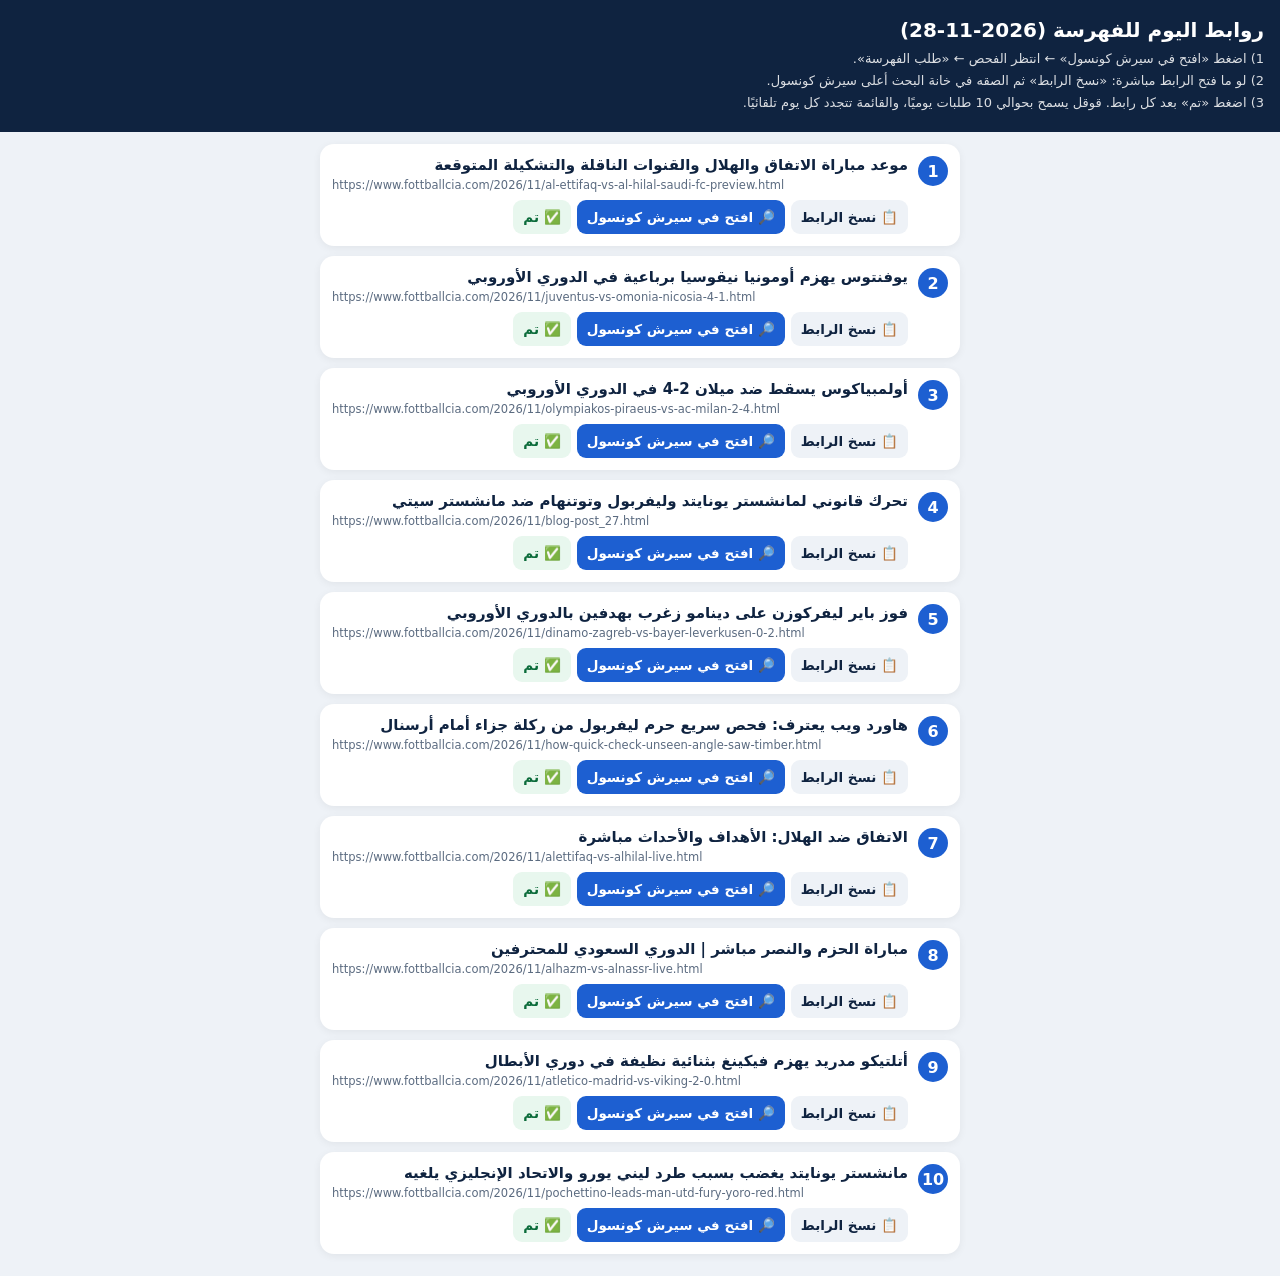
<file: index-links.html>
<!doctype html><html lang='ar' dir='rtl'><head><meta charset='utf-8'><meta name='viewport' content='width=device-width,initial-scale=1'><meta name='robots' content='noindex,nofollow'><title>روابط الفهرسة اليومية - عالم المستديرة</title><style>body{margin:0;background:#eef2f7;font-family:system-ui,-apple-system,Segoe UI,Tahoma,sans-serif;color:#0f2340}header{background:#0f2340;color:#fff;padding:18px 16px;font-size:20px;font-weight:800}header small{display:block;font-weight:400;opacity:.85;font-size:13px;margin-top:6px;line-height:1.7}.w{max-width:640px;margin:0 auto;padding:12px}.c{display:flex;gap:10px;background:#fff;border-radius:14px;padding:12px;margin:0 0 10px;box-shadow:0 2px 8px rgba(0,0,0,.06)}.n{min-width:30px;height:30px;border-radius:50%;background:#1d5fd1;color:#fff;display:flex;align-items:center;justify-content:center;font-weight:800}.b{flex:1;min-width:0}.t{font-weight:700;font-size:15px;margin-bottom:4px}.u{font-size:11.5px;color:#5b6b80;word-break:break-all;margin-bottom:8px}.a{display:flex;gap:6px;flex-wrap:wrap}.btn{border:0;border-radius:9px;padding:9px 10px;font-size:13.5px;font-weight:700;font-family:inherit;text-decoration:none;cursor:pointer}.cp{background:#eef2f7;color:#0f2340}.go{background:#1d5fd1;color:#fff}.ok{background:#e8f7ee;color:#0b6b3a}.done{opacity:.45}.done .ok{background:#0b6b3a;color:#fff}#toast{position:fixed;bottom:18px;left:50%;transform:translateX(-50%);background:#0b6b3a;color:#fff;padding:10px 16px;border-radius:20px;display:none;font-size:14px}</style></head><body><header>روابط اليوم للفهرسة (2026-11-28)<small>1) اضغط «افتح في سيرش كونسول» ← انتظر الفحص ← «طلب الفهرسة».<br>2) لو ما فتح الرابط مباشرة: «نسخ الرابط» ثم الصقه في خانة البحث أعلى سيرش كونسول.<br>3) اضغط «تم» بعد كل رابط. قوقل يسمح بحوالي 10 طلبات يوميًا، والقائمة تتجدد كل يوم تلقائيًا.</small></header><div class='w'><div class="c"><div class="n">1</div><div class="b"><div class="t">موعد مباراة الاتفاق والهلال والقنوات الناقلة والتشكيلة المتوقعة</div><div class="u" dir="ltr">https://www.fottballcia.com/2026/11/al-ettifaq-vs-al-hilal-saudi-fc-preview.html</div><div class="a"><button class="btn cp" data-u="https://www.fottballcia.com/2026/11/al-ettifaq-vs-al-hilal-saudi-fc-preview.html">📋 نسخ الرابط</button><a class="btn go" href="https://search.google.com/search-console/inspect?resource_id=https%3A%2F%2Fwww.fottballcia.com%2F&amp;id=https%3A%2F%2Fwww.fottballcia.com%2F2026%2F11%2Fal-ettifaq-vs-al-hilal-saudi-fc-preview.html" target="_blank" rel="noopener">🔎 افتح في سيرش كونسول</a><button class="btn ok" data-k="2026-11-28-1">✅ تم</button></div></div></div><div class="c"><div class="n">2</div><div class="b"><div class="t">يوفنتوس يهزم أومونيا نيقوسيا برباعية في الدوري الأوروبي</div><div class="u" dir="ltr">https://www.fottballcia.com/2026/11/juventus-vs-omonia-nicosia-4-1.html</div><div class="a"><button class="btn cp" data-u="https://www.fottballcia.com/2026/11/juventus-vs-omonia-nicosia-4-1.html">📋 نسخ الرابط</button><a class="btn go" href="https://search.google.com/search-console/inspect?resource_id=https%3A%2F%2Fwww.fottballcia.com%2F&amp;id=https%3A%2F%2Fwww.fottballcia.com%2F2026%2F11%2Fjuventus-vs-omonia-nicosia-4-1.html" target="_blank" rel="noopener">🔎 افتح في سيرش كونسول</a><button class="btn ok" data-k="2026-11-28-2">✅ تم</button></div></div></div><div class="c"><div class="n">3</div><div class="b"><div class="t">أولمبياكوس يسقط ضد ميلان 2-4 في الدوري الأوروبي</div><div class="u" dir="ltr">https://www.fottballcia.com/2026/11/olympiakos-piraeus-vs-ac-milan-2-4.html</div><div class="a"><button class="btn cp" data-u="https://www.fottballcia.com/2026/11/olympiakos-piraeus-vs-ac-milan-2-4.html">📋 نسخ الرابط</button><a class="btn go" href="https://search.google.com/search-console/inspect?resource_id=https%3A%2F%2Fwww.fottballcia.com%2F&amp;id=https%3A%2F%2Fwww.fottballcia.com%2F2026%2F11%2Folympiakos-piraeus-vs-ac-milan-2-4.html" target="_blank" rel="noopener">🔎 افتح في سيرش كونسول</a><button class="btn ok" data-k="2026-11-28-3">✅ تم</button></div></div></div><div class="c"><div class="n">4</div><div class="b"><div class="t">تحرك قانوني لمانشستر يونايتد وليفربول وتوتنهام ضد مانشستر سيتي</div><div class="u" dir="ltr">https://www.fottballcia.com/2026/11/blog-post_27.html</div><div class="a"><button class="btn cp" data-u="https://www.fottballcia.com/2026/11/blog-post_27.html">📋 نسخ الرابط</button><a class="btn go" href="https://search.google.com/search-console/inspect?resource_id=https%3A%2F%2Fwww.fottballcia.com%2F&amp;id=https%3A%2F%2Fwww.fottballcia.com%2F2026%2F11%2Fblog-post_27.html" target="_blank" rel="noopener">🔎 افتح في سيرش كونسول</a><button class="btn ok" data-k="2026-11-28-4">✅ تم</button></div></div></div><div class="c"><div class="n">5</div><div class="b"><div class="t">فوز باير ليفركوزن على دينامو زغرب بهدفين بالدوري الأوروبي</div><div class="u" dir="ltr">https://www.fottballcia.com/2026/11/dinamo-zagreb-vs-bayer-leverkusen-0-2.html</div><div class="a"><button class="btn cp" data-u="https://www.fottballcia.com/2026/11/dinamo-zagreb-vs-bayer-leverkusen-0-2.html">📋 نسخ الرابط</button><a class="btn go" href="https://search.google.com/search-console/inspect?resource_id=https%3A%2F%2Fwww.fottballcia.com%2F&amp;id=https%3A%2F%2Fwww.fottballcia.com%2F2026%2F11%2Fdinamo-zagreb-vs-bayer-leverkusen-0-2.html" target="_blank" rel="noopener">🔎 افتح في سيرش كونسول</a><button class="btn ok" data-k="2026-11-28-5">✅ تم</button></div></div></div><div class="c"><div class="n">6</div><div class="b"><div class="t">هاورد ويب يعترف: فحص سريع حرم ليفربول من ركلة جزاء أمام أرسنال</div><div class="u" dir="ltr">https://www.fottballcia.com/2026/11/how-quick-check-unseen-angle-saw-timber.html</div><div class="a"><button class="btn cp" data-u="https://www.fottballcia.com/2026/11/how-quick-check-unseen-angle-saw-timber.html">📋 نسخ الرابط</button><a class="btn go" href="https://search.google.com/search-console/inspect?resource_id=https%3A%2F%2Fwww.fottballcia.com%2F&amp;id=https%3A%2F%2Fwww.fottballcia.com%2F2026%2F11%2Fhow-quick-check-unseen-angle-saw-timber.html" target="_blank" rel="noopener">🔎 افتح في سيرش كونسول</a><button class="btn ok" data-k="2026-11-28-6">✅ تم</button></div></div></div><div class="c"><div class="n">7</div><div class="b"><div class="t">الاتفاق ضد الهلال: الأهداف والأحداث مباشرة</div><div class="u" dir="ltr">https://www.fottballcia.com/2026/11/alettifaq-vs-alhilal-live.html</div><div class="a"><button class="btn cp" data-u="https://www.fottballcia.com/2026/11/alettifaq-vs-alhilal-live.html">📋 نسخ الرابط</button><a class="btn go" href="https://search.google.com/search-console/inspect?resource_id=https%3A%2F%2Fwww.fottballcia.com%2F&amp;id=https%3A%2F%2Fwww.fottballcia.com%2F2026%2F11%2Falettifaq-vs-alhilal-live.html" target="_blank" rel="noopener">🔎 افتح في سيرش كونسول</a><button class="btn ok" data-k="2026-11-28-7">✅ تم</button></div></div></div><div class="c"><div class="n">8</div><div class="b"><div class="t">مباراة الحزم والنصر مباشر | الدوري السعودي للمحترفين</div><div class="u" dir="ltr">https://www.fottballcia.com/2026/11/alhazm-vs-alnassr-live.html</div><div class="a"><button class="btn cp" data-u="https://www.fottballcia.com/2026/11/alhazm-vs-alnassr-live.html">📋 نسخ الرابط</button><a class="btn go" href="https://search.google.com/search-console/inspect?resource_id=https%3A%2F%2Fwww.fottballcia.com%2F&amp;id=https%3A%2F%2Fwww.fottballcia.com%2F2026%2F11%2Falhazm-vs-alnassr-live.html" target="_blank" rel="noopener">🔎 افتح في سيرش كونسول</a><button class="btn ok" data-k="2026-11-28-8">✅ تم</button></div></div></div><div class="c"><div class="n">9</div><div class="b"><div class="t">أتلتيكو مدريد يهزم فيكينغ بثنائية نظيفة في دوري الأبطال</div><div class="u" dir="ltr">https://www.fottballcia.com/2026/11/atletico-madrid-vs-viking-2-0.html</div><div class="a"><button class="btn cp" data-u="https://www.fottballcia.com/2026/11/atletico-madrid-vs-viking-2-0.html">📋 نسخ الرابط</button><a class="btn go" href="https://search.google.com/search-console/inspect?resource_id=https%3A%2F%2Fwww.fottballcia.com%2F&amp;id=https%3A%2F%2Fwww.fottballcia.com%2F2026%2F11%2Fatletico-madrid-vs-viking-2-0.html" target="_blank" rel="noopener">🔎 افتح في سيرش كونسول</a><button class="btn ok" data-k="2026-11-28-9">✅ تم</button></div></div></div><div class="c"><div class="n">10</div><div class="b"><div class="t">مانشستر يونايتد يغضب بسبب طرد ليني يورو والاتحاد الإنجليزي يلغيه</div><div class="u" dir="ltr">https://www.fottballcia.com/2026/11/pochettino-leads-man-utd-fury-yoro-red.html</div><div class="a"><button class="btn cp" data-u="https://www.fottballcia.com/2026/11/pochettino-leads-man-utd-fury-yoro-red.html">📋 نسخ الرابط</button><a class="btn go" href="https://search.google.com/search-console/inspect?resource_id=https%3A%2F%2Fwww.fottballcia.com%2F&amp;id=https%3A%2F%2Fwww.fottballcia.com%2F2026%2F11%2Fpochettino-leads-man-utd-fury-yoro-red.html" target="_blank" rel="noopener">🔎 افتح في سيرش كونسول</a><button class="btn ok" data-k="2026-11-28-10">✅ تم</button></div></div></div></div><div id='toast'>تم النسخ</div><script>document.querySelectorAll('.cp').forEach(function(b){b.onclick=async function(){try{await navigator.clipboard.writeText(b.dataset.u);var t=document.getElementById('toast');t.style.display='block';setTimeout(function(){t.style.display='none'},2000)}catch(e){prompt('انسخ الرابط',b.dataset.u)}}});document.querySelectorAll('.ok').forEach(function(b){var c=b.closest('.c');if(localStorage.getItem(b.dataset.k))c.classList.add('done');b.onclick=function(){c.classList.toggle('done');c.classList.contains('done')?localStorage.setItem(b.dataset.k,1):localStorage.removeItem(b.dataset.k)}});</script></body></html>
</file>
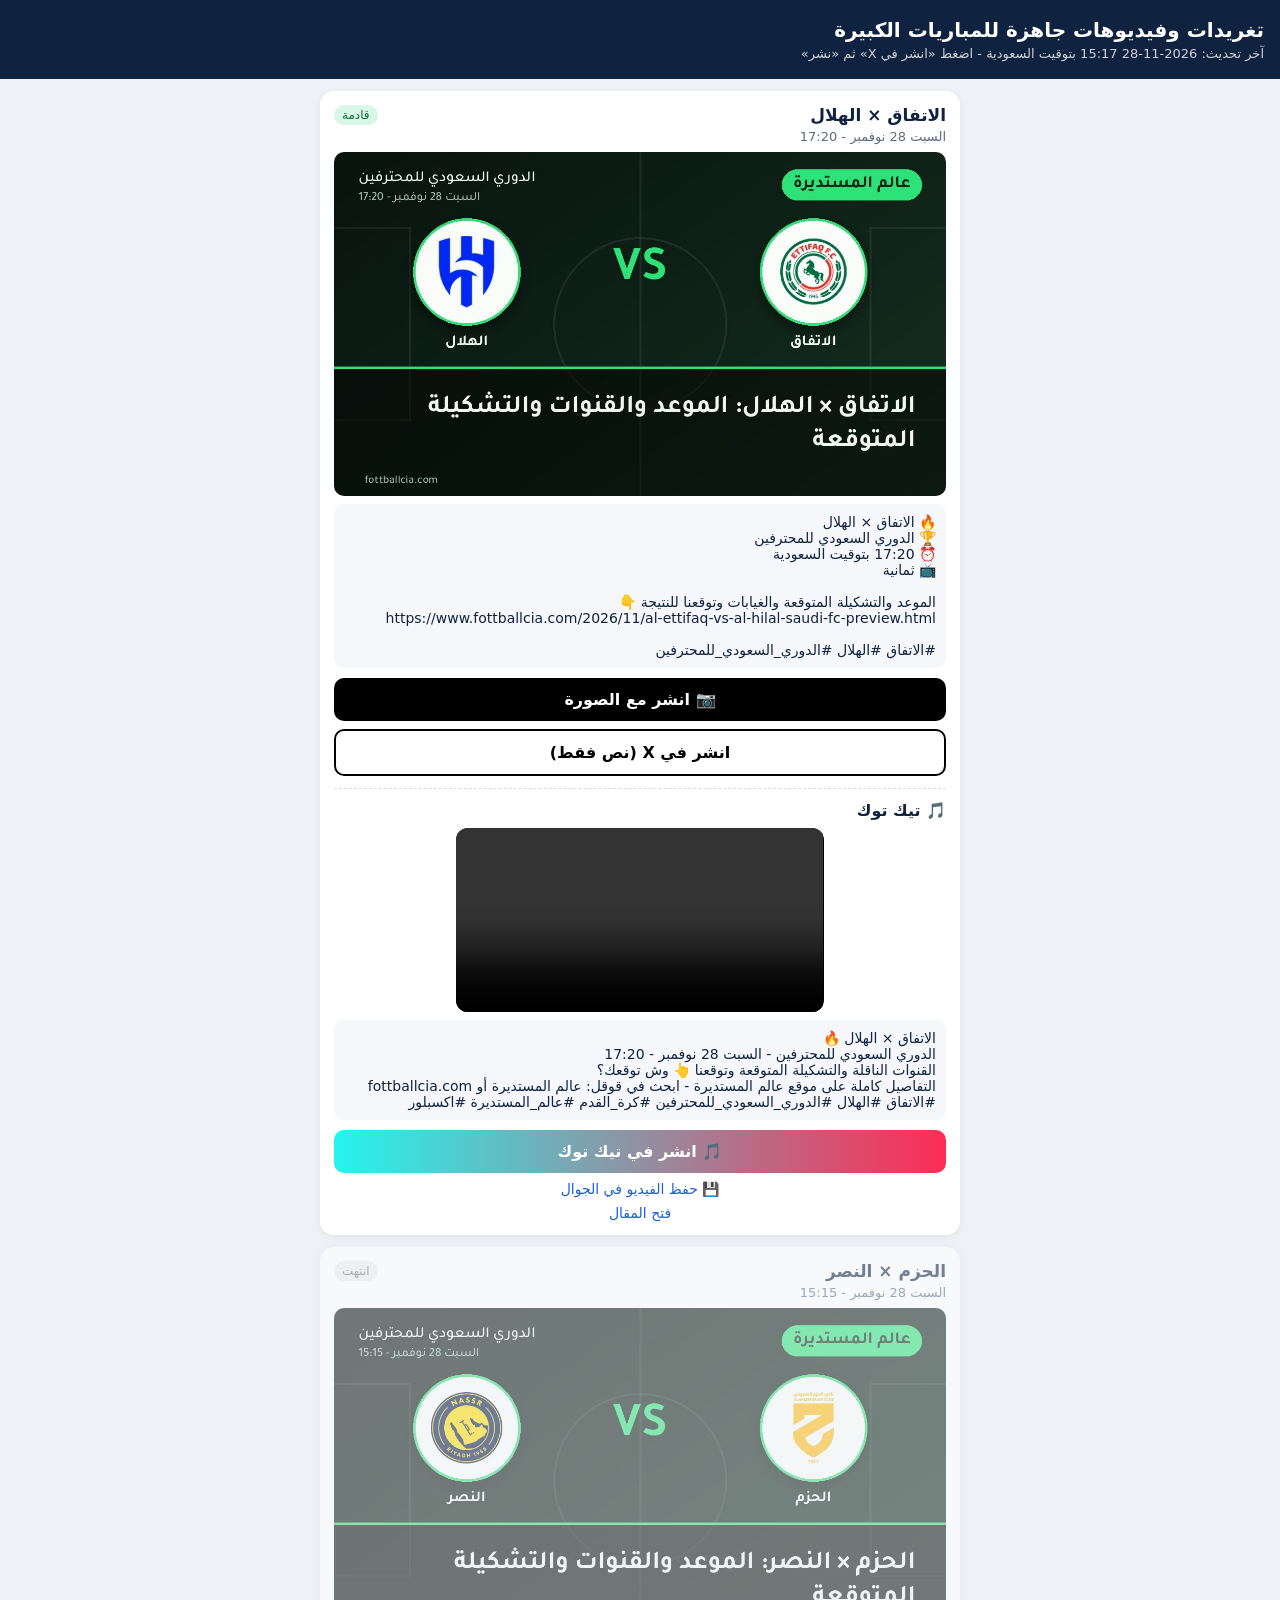
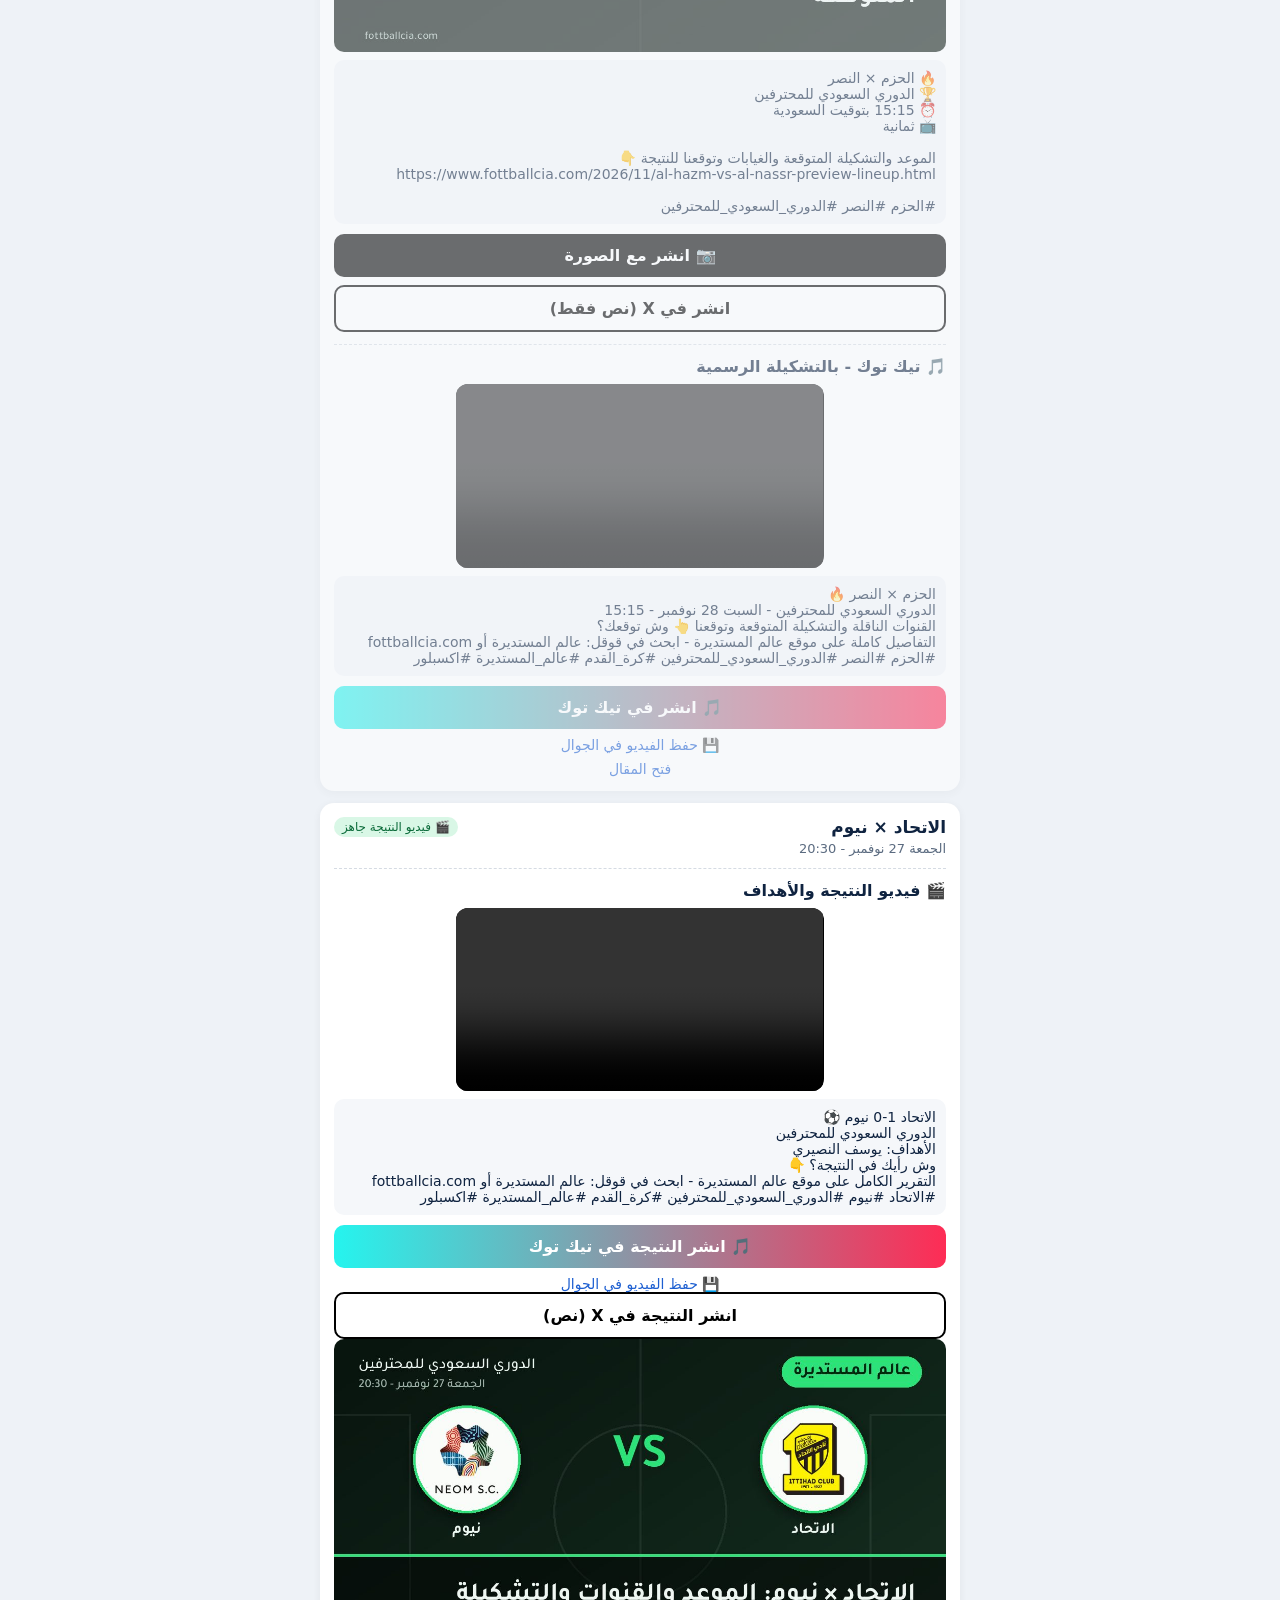
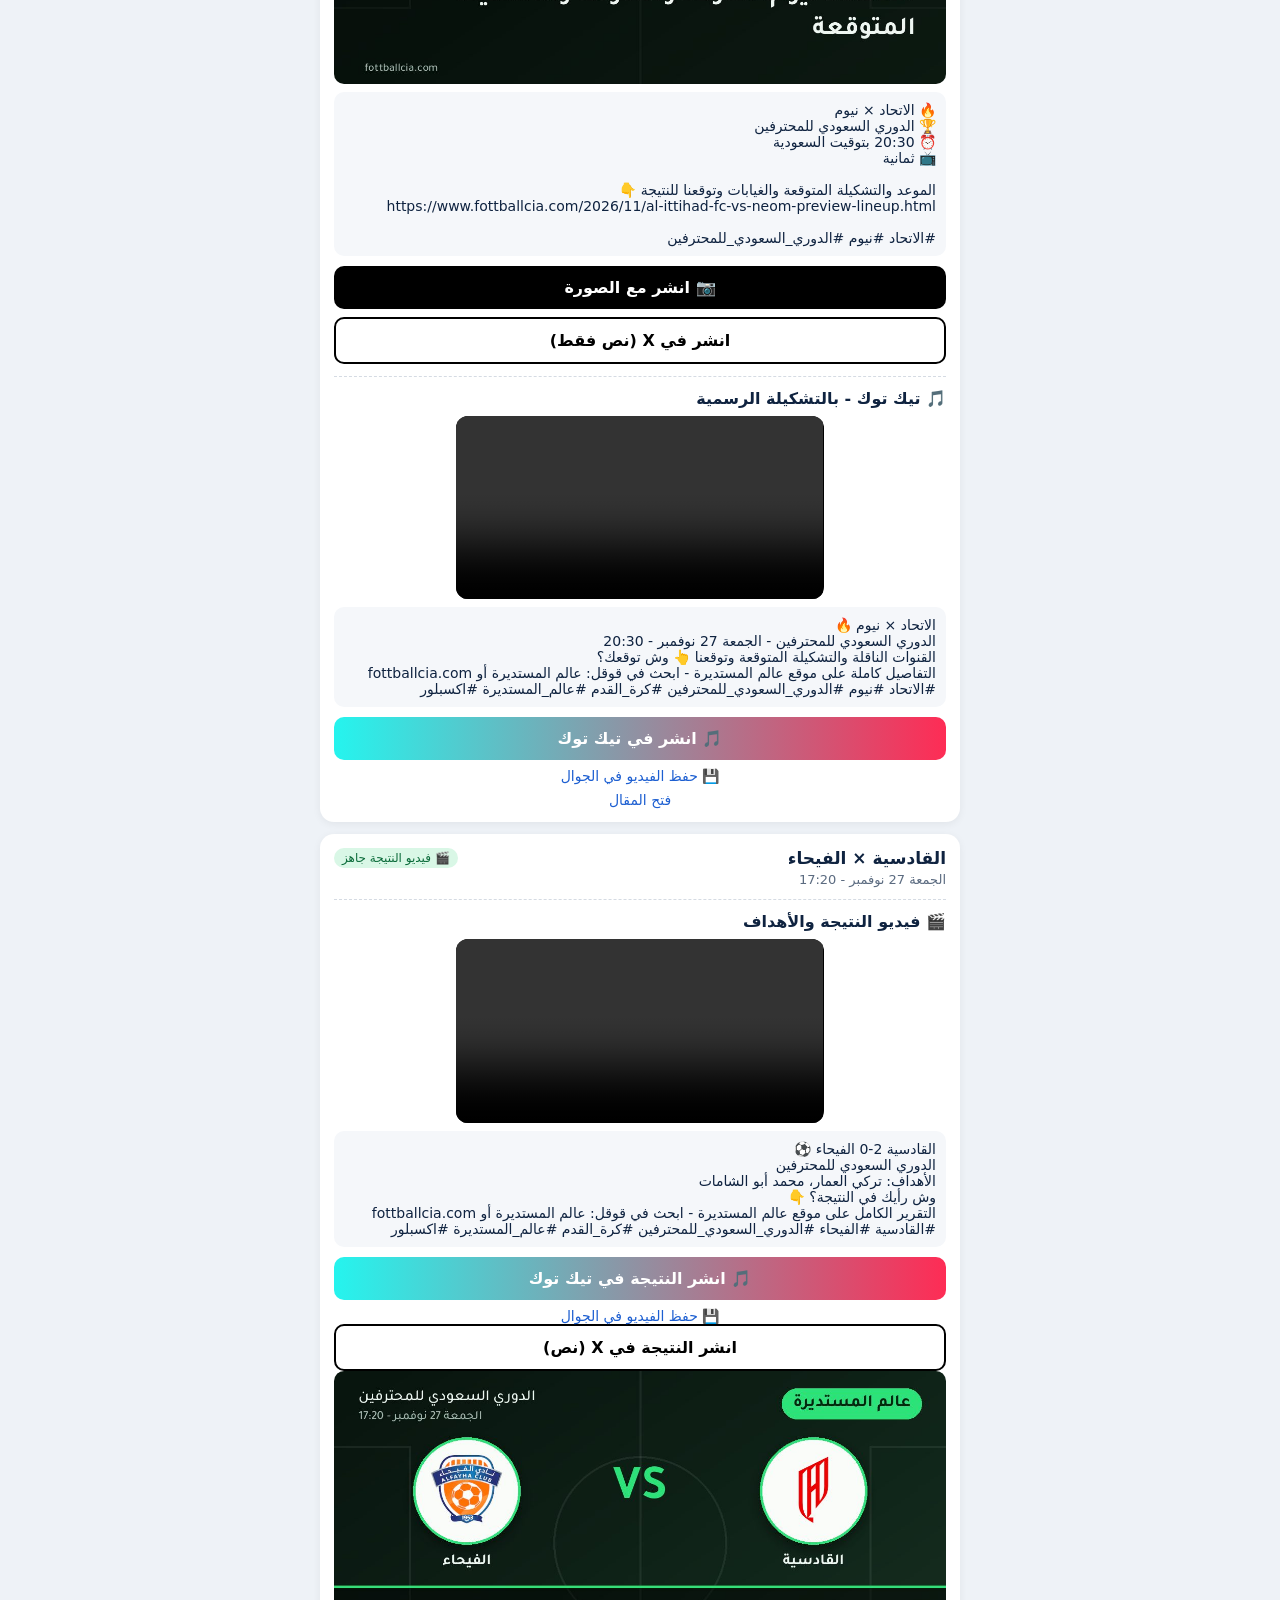
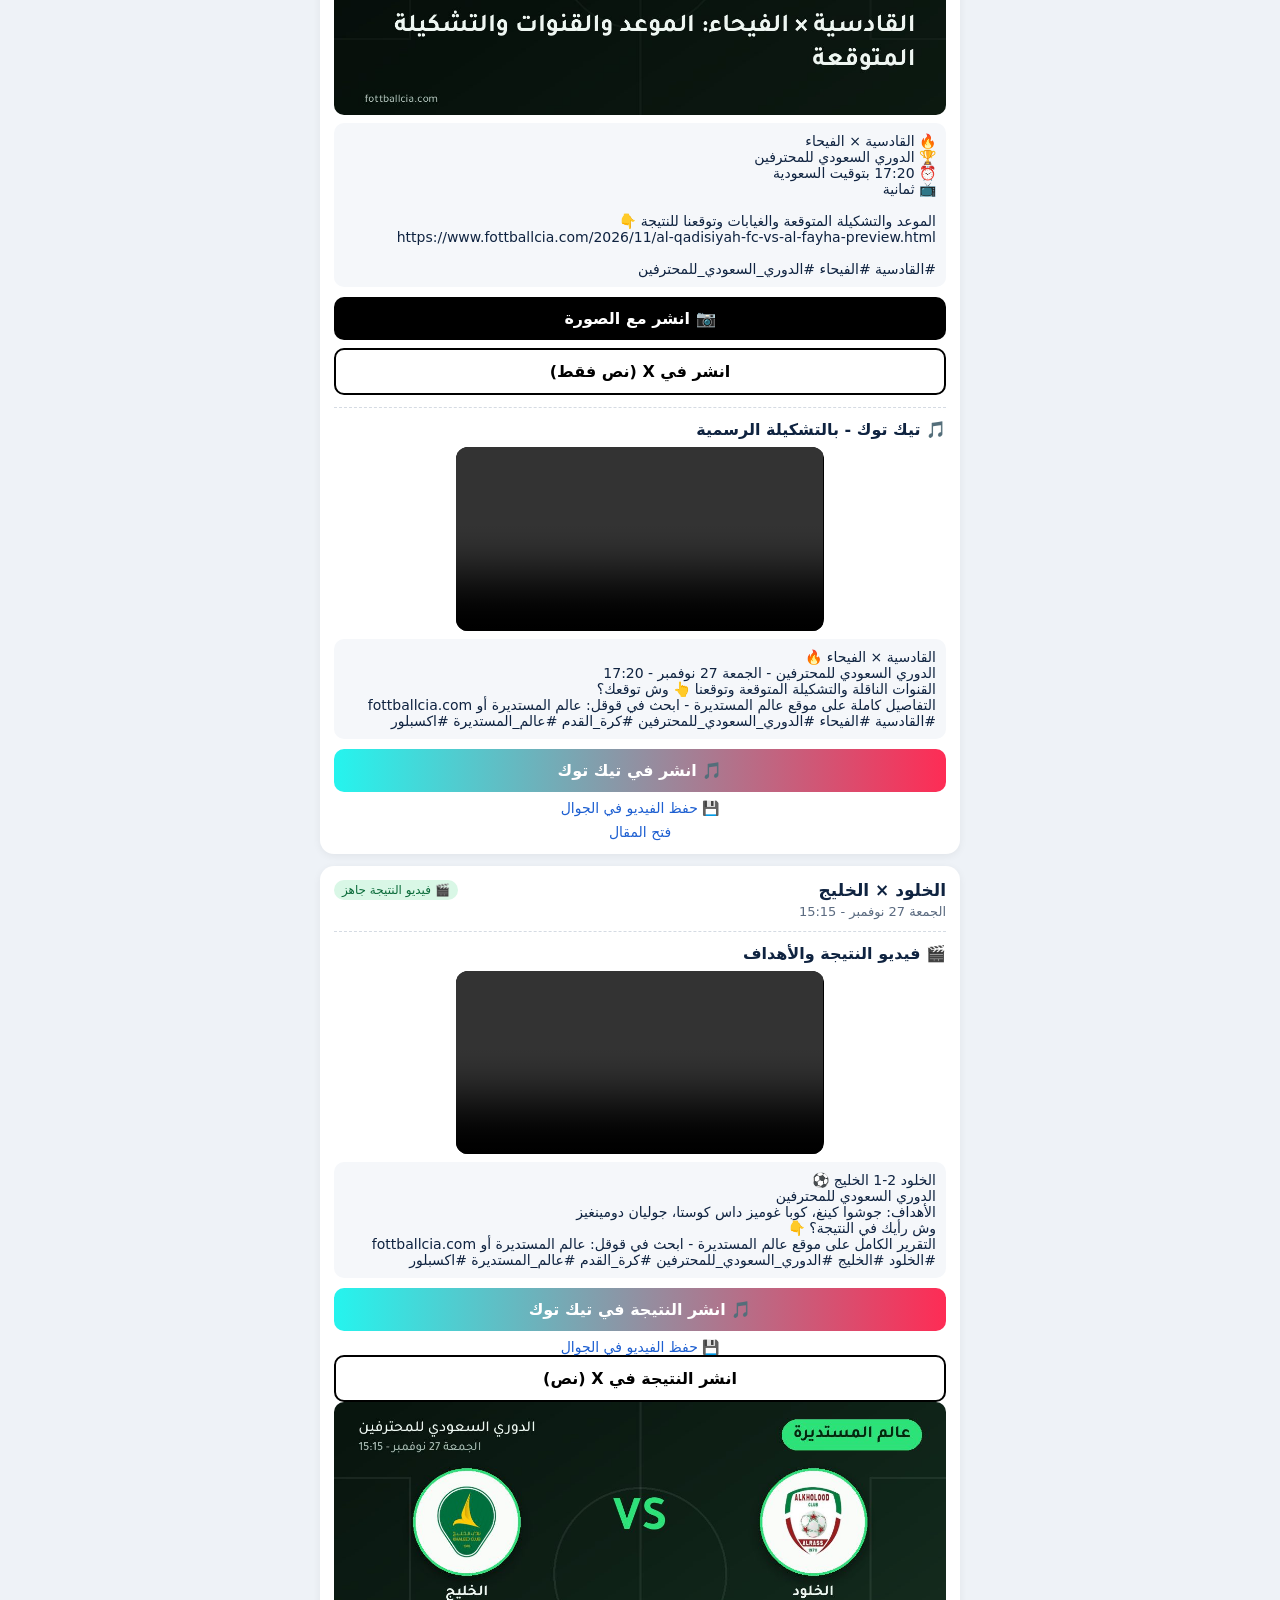
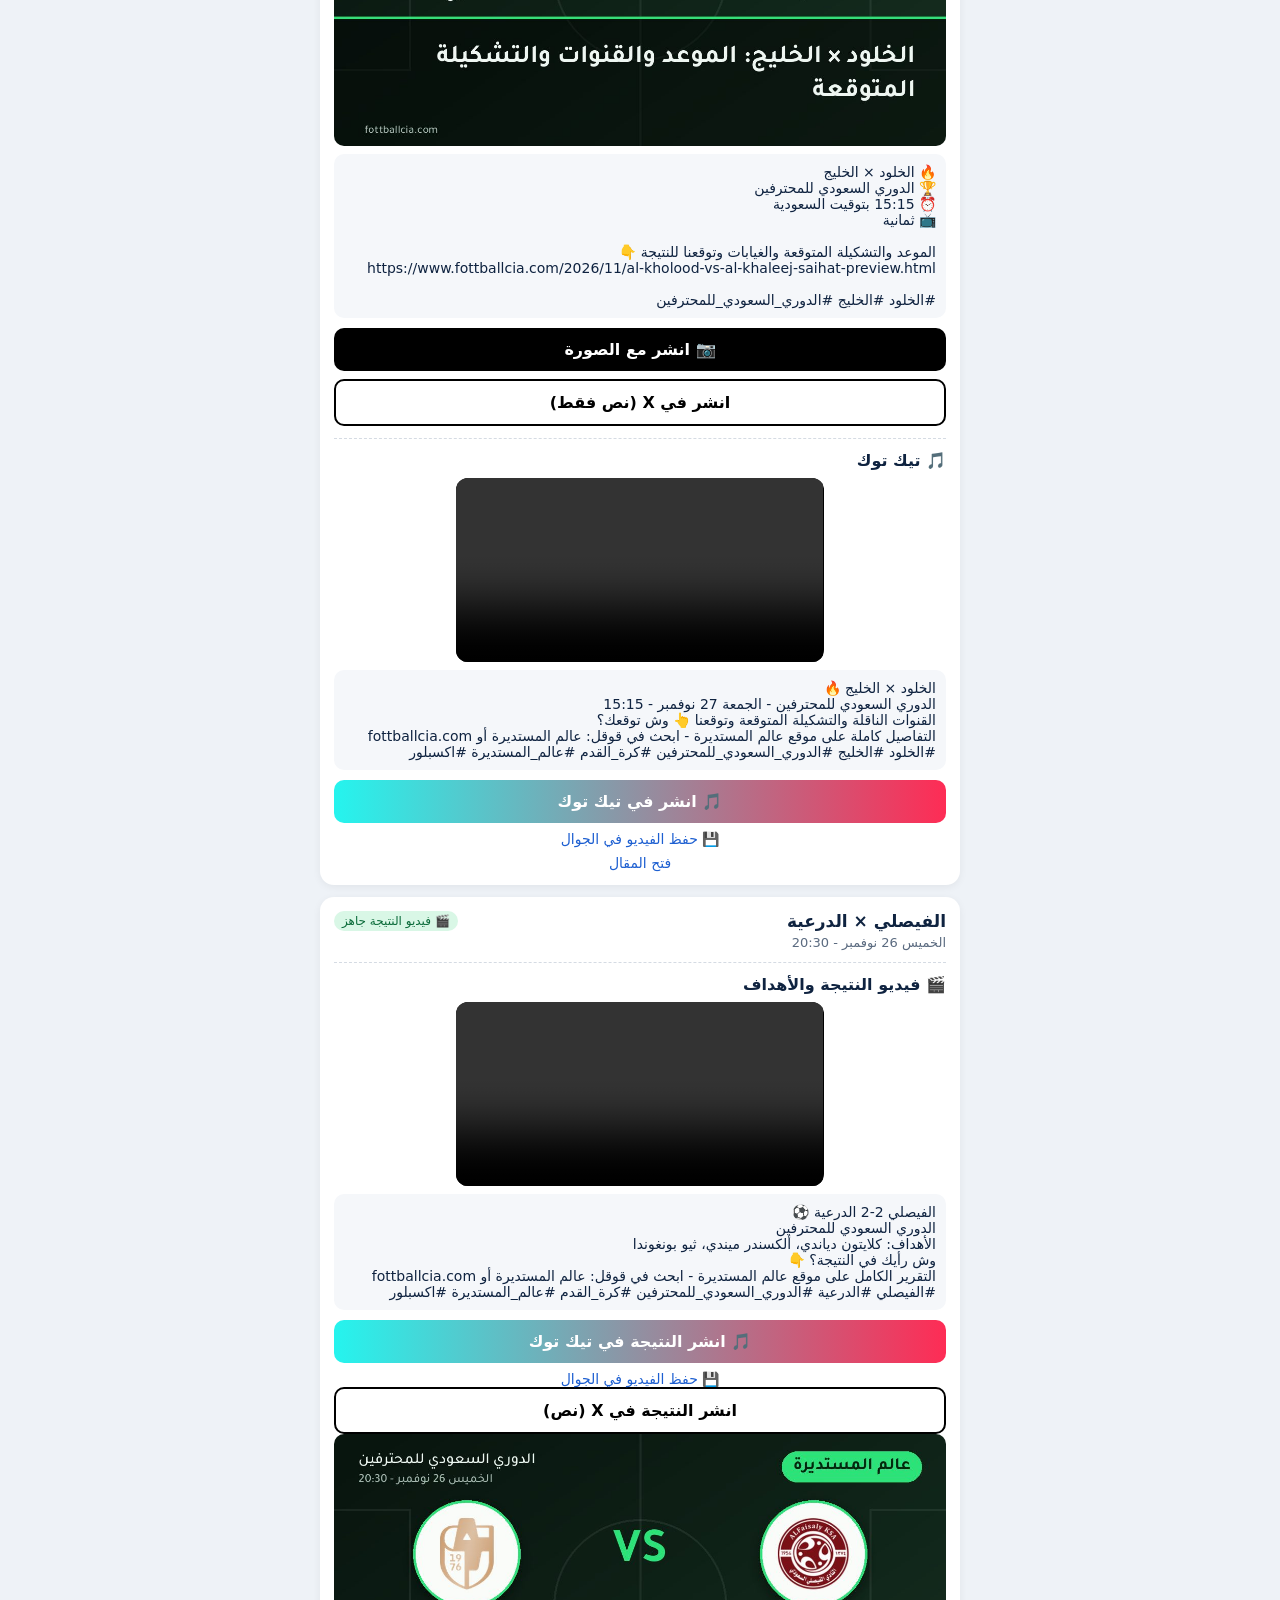
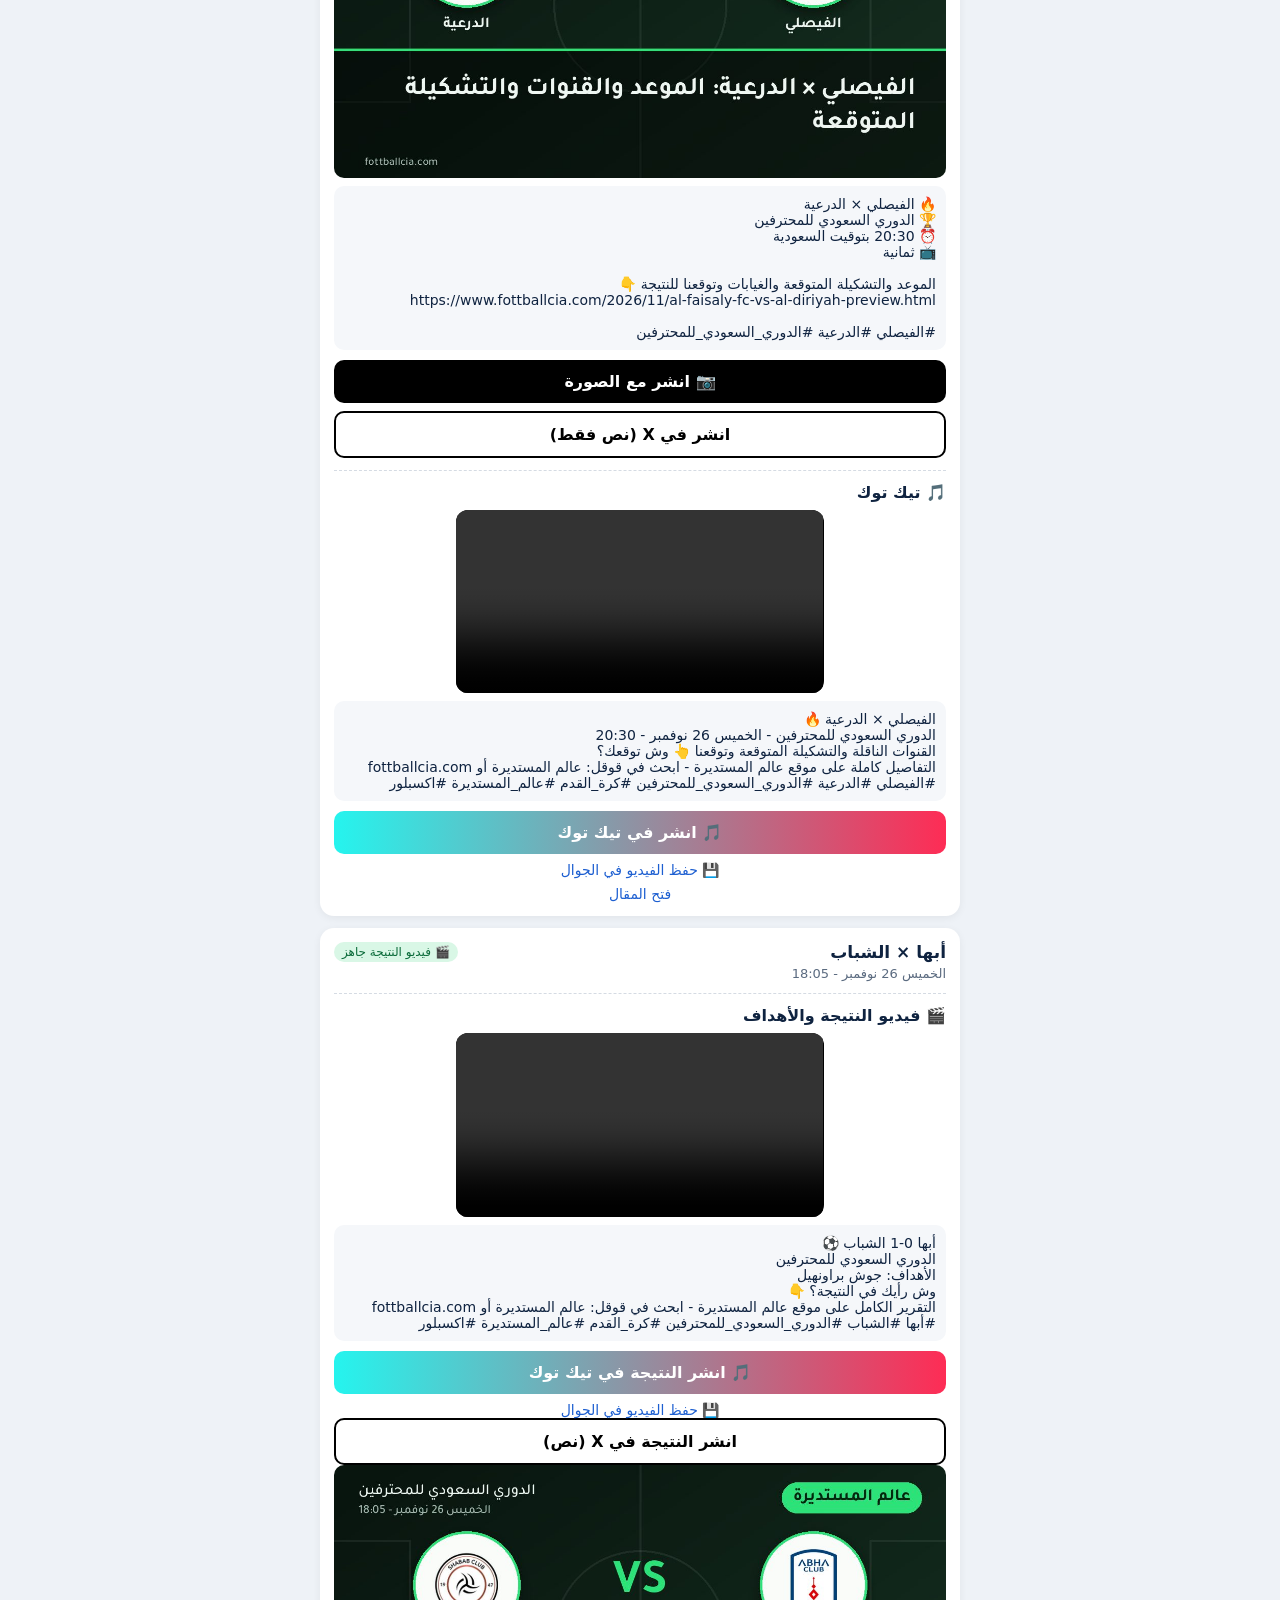
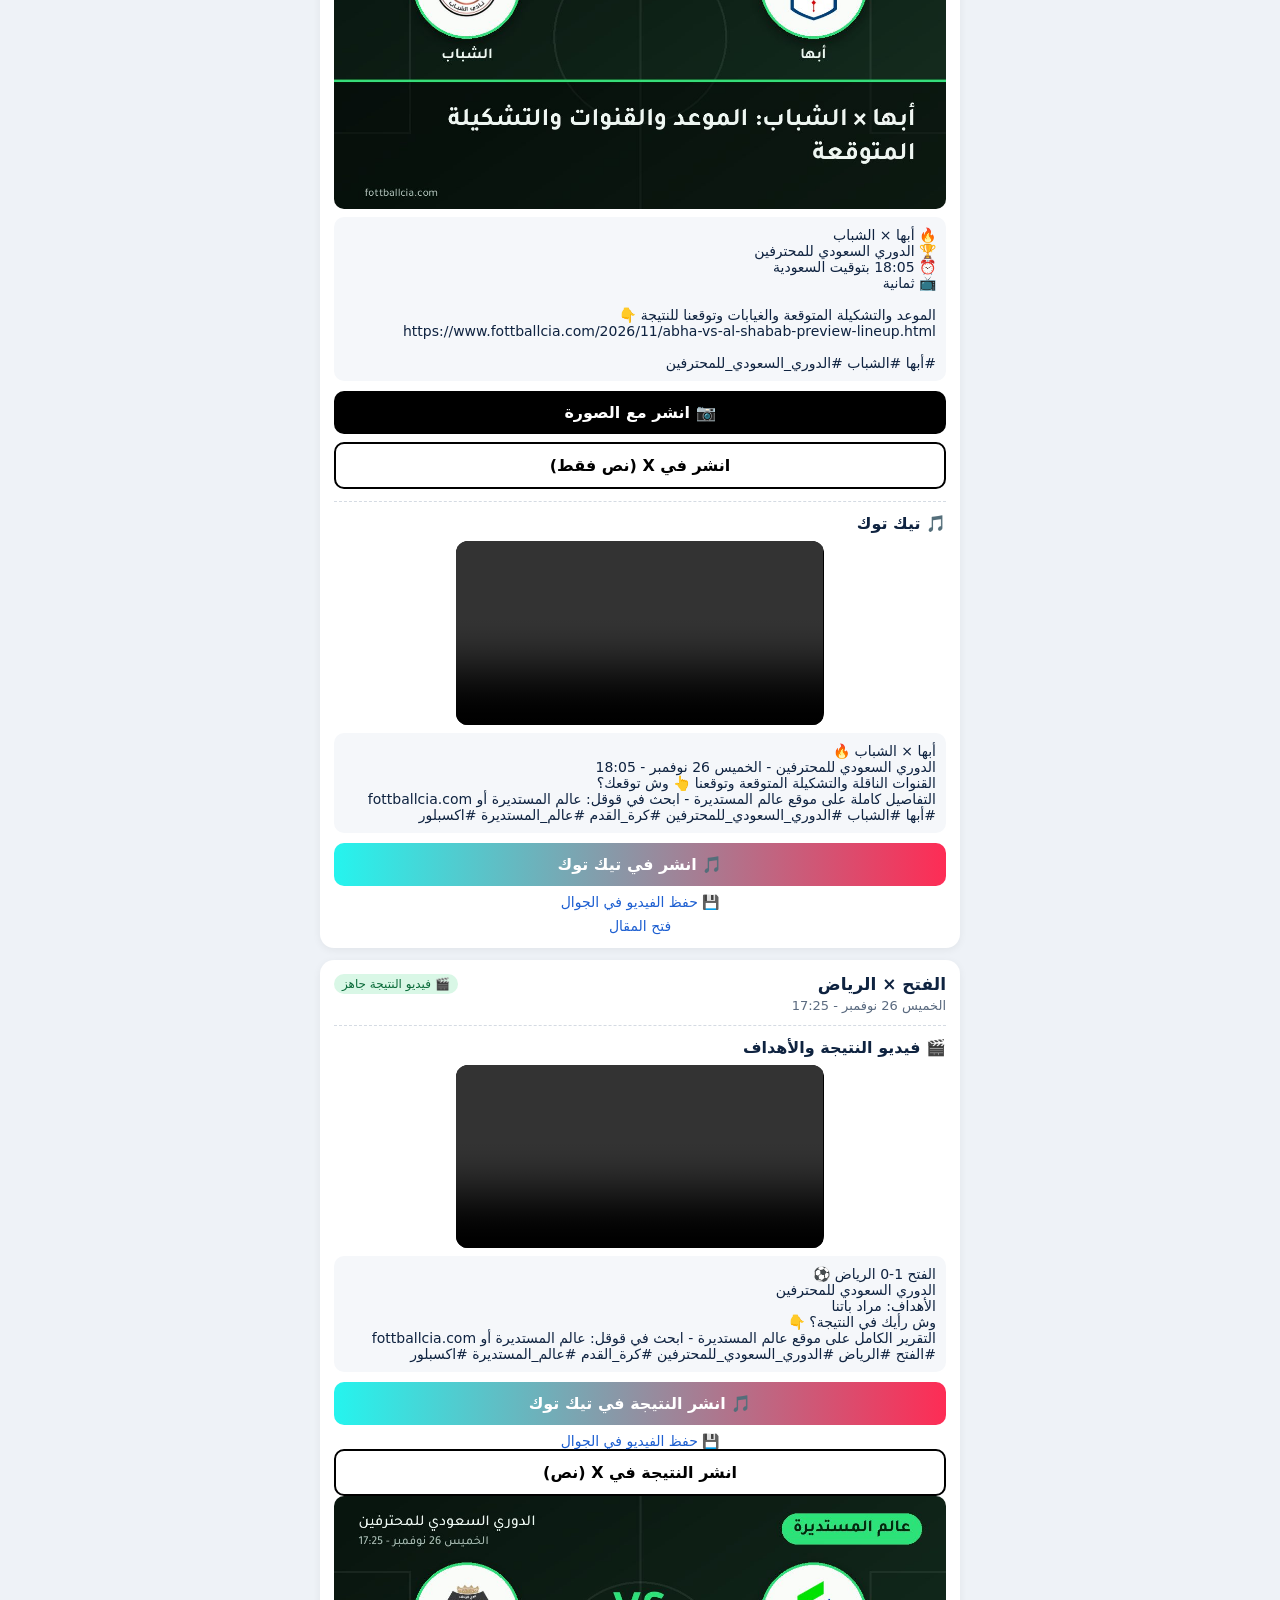
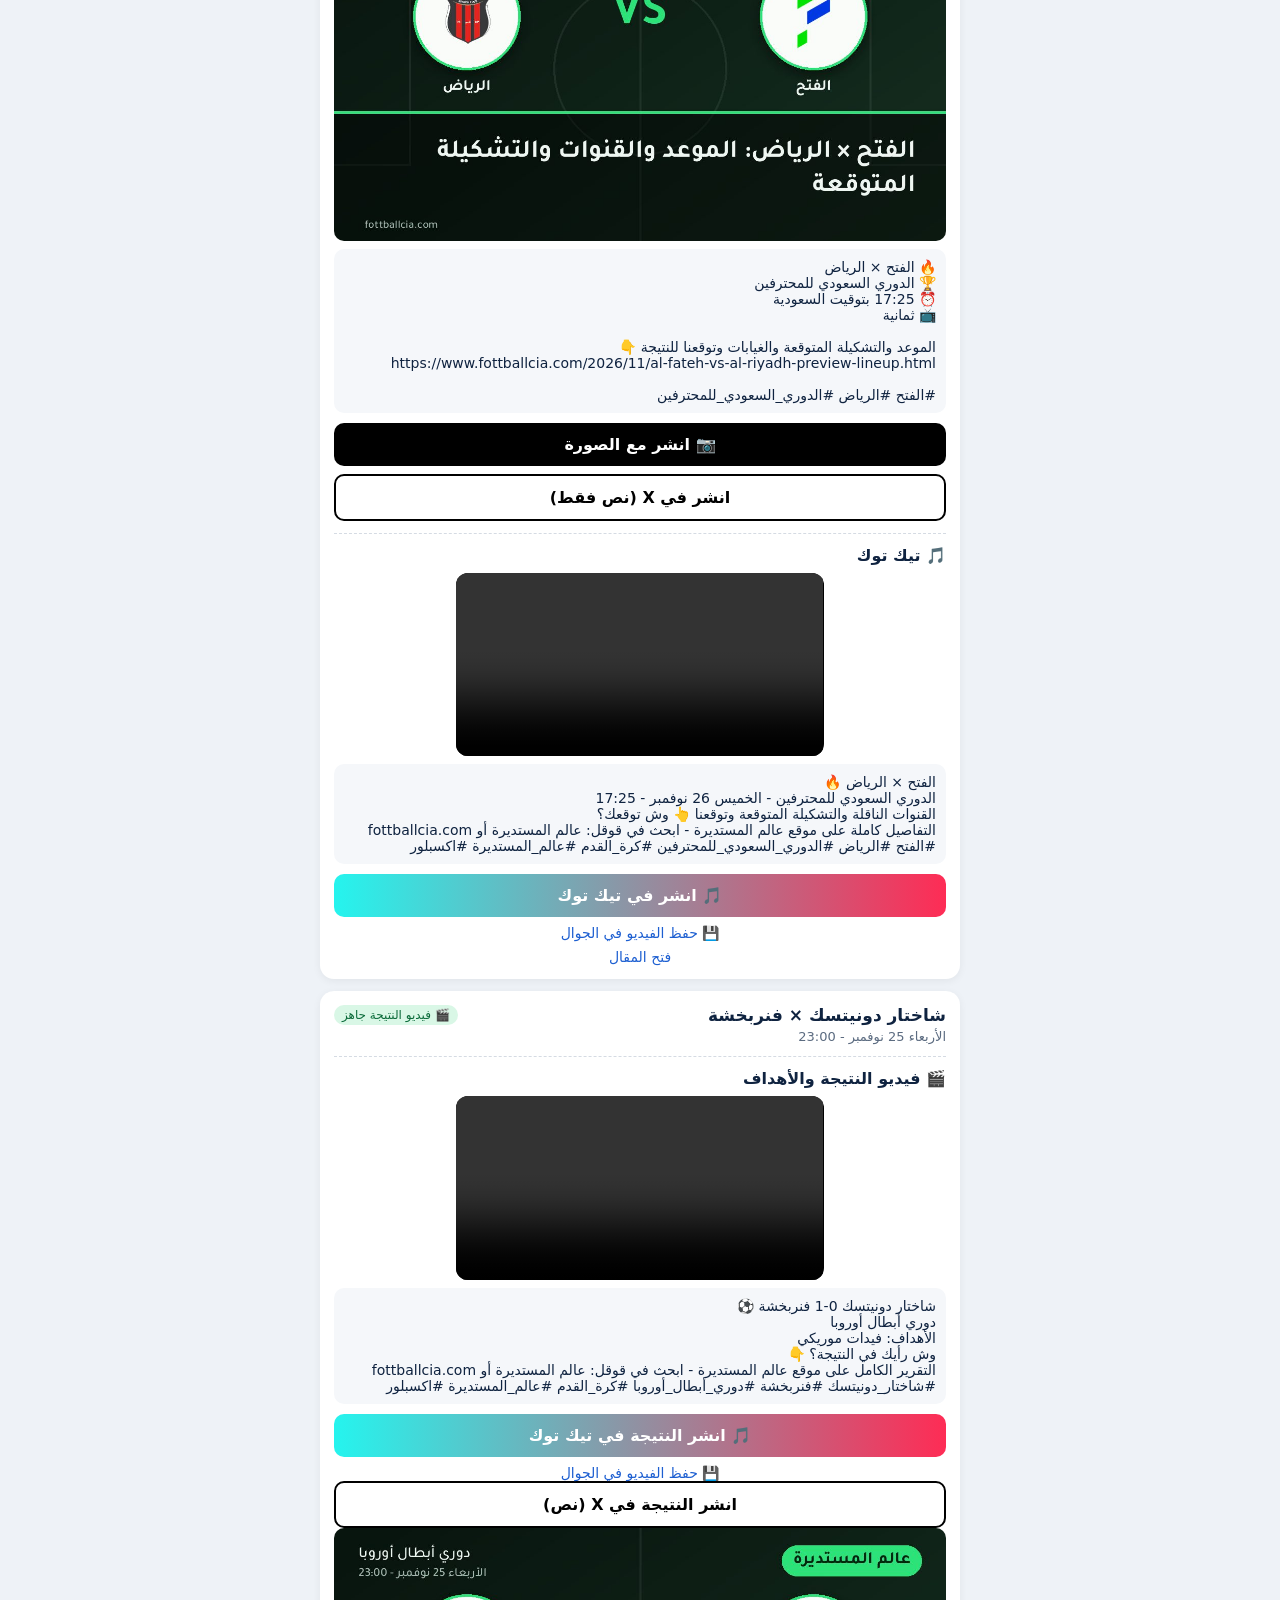
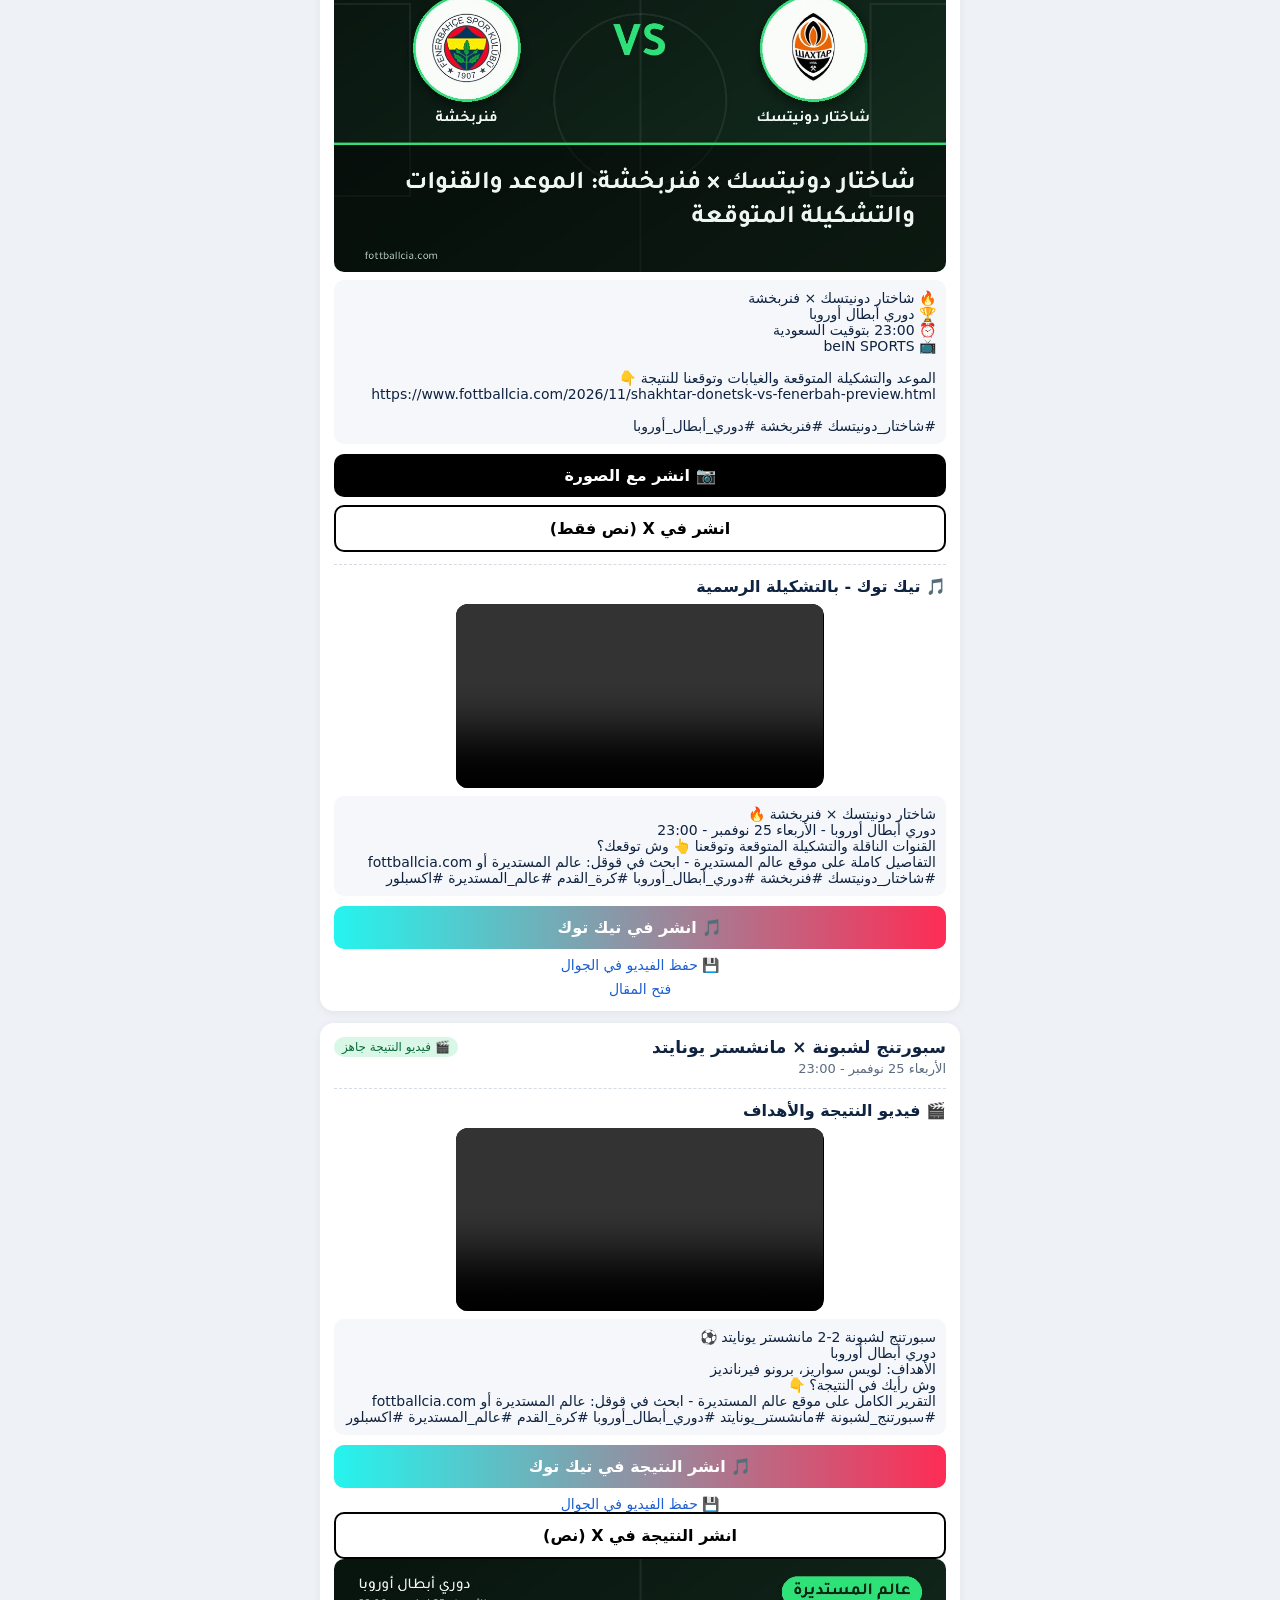
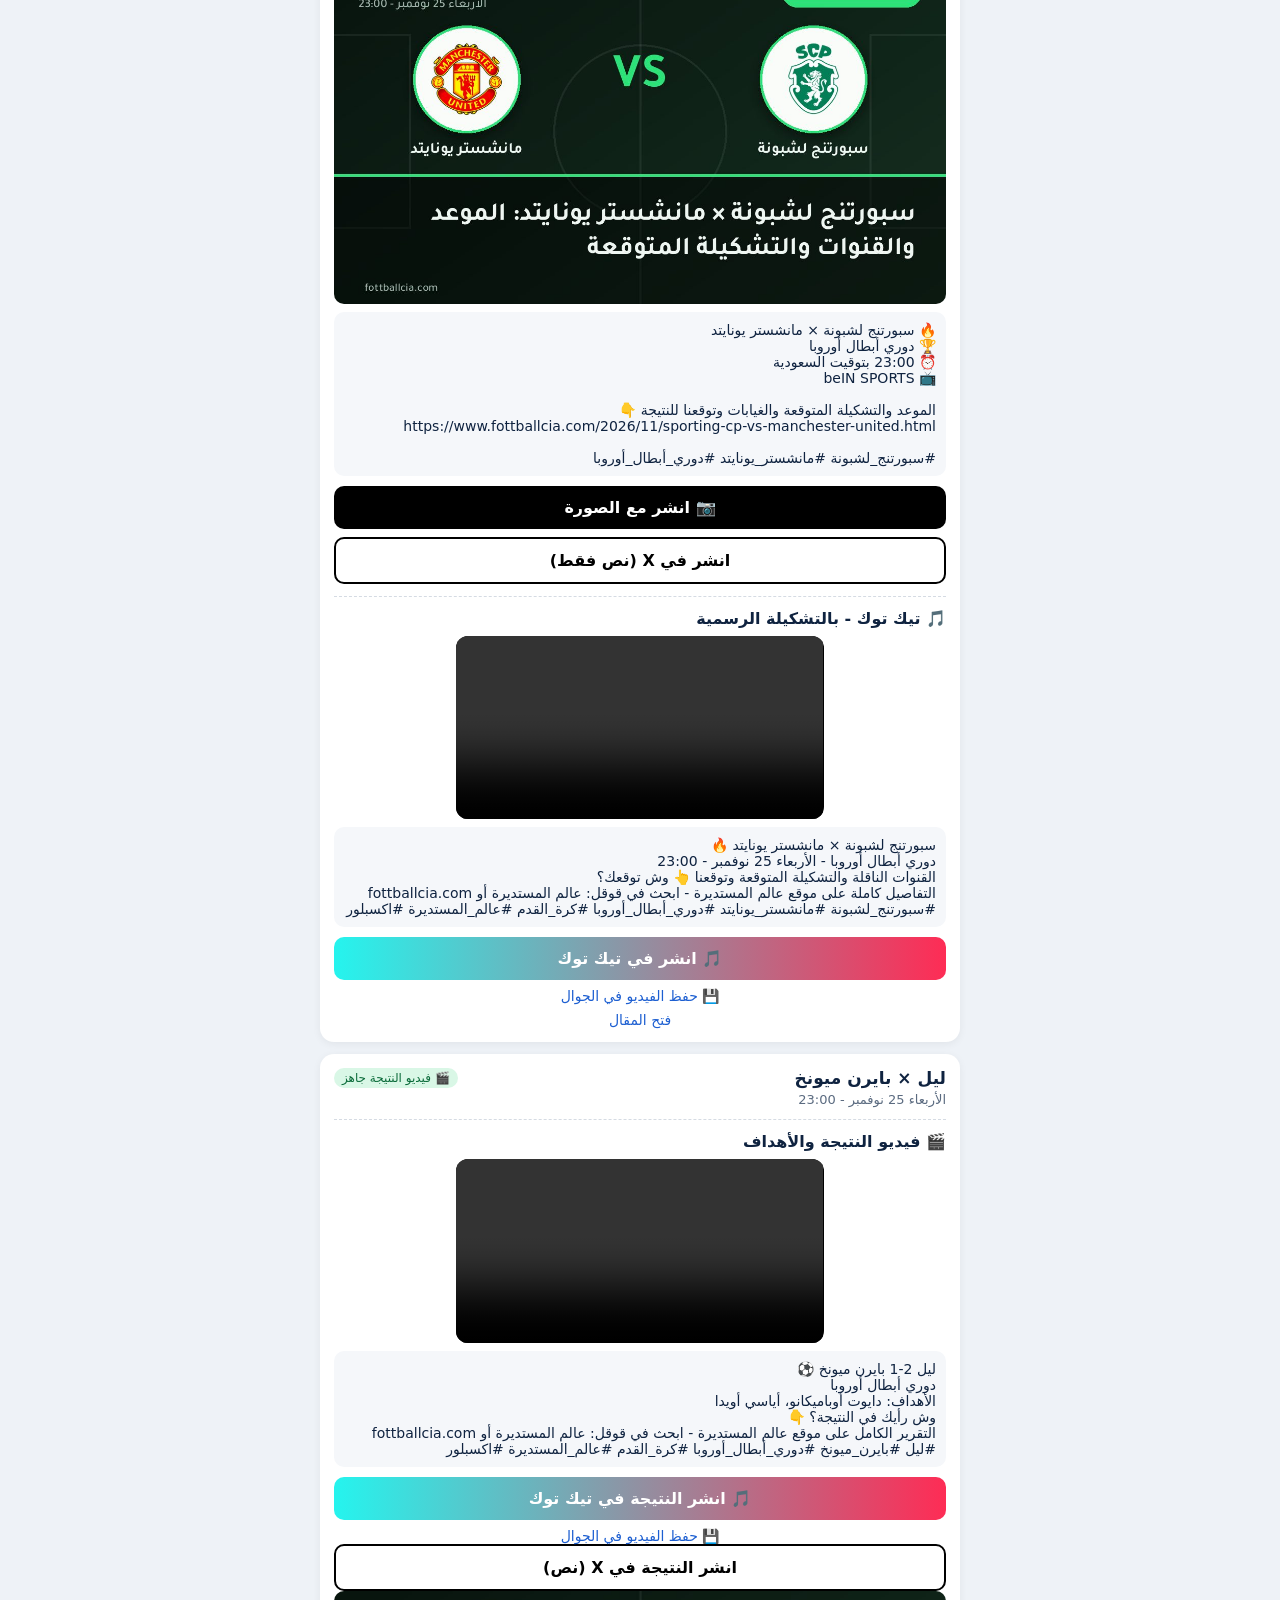
<file: tweets.html>
<!doctype html><html lang='ar' dir='rtl'><head><meta charset='utf-8'><meta name='viewport' content='width=device-width,initial-scale=1'><meta name='robots' content='noindex,nofollow'><title>تغريدات جاهزة - عالم المستديرة</title><style>body{margin:0;background:#eef2f7;font-family:system-ui,-apple-system,Segoe UI,Tahoma,sans-serif;color:#0f2340}header{background:#0f2340;color:#fff;padding:18px 16px;font-size:20px;font-weight:800}header small{display:block;font-weight:400;opacity:.8;font-size:13px;margin-top:4px}.w{max-width:640px;margin:0 auto;padding:12px}.c{background:#fff;border-radius:14px;padding:14px;margin:0 0 12px;box-shadow:0 2px 8px rgba(0,0,0,.06)}.past{opacity:.55}.h{display:flex;justify-content:space-between;align-items:center;font-size:17px}.t{color:#5b6b80;font-size:13px;margin:4px 0 8px}pre{white-space:pre-wrap;font-family:inherit;background:#f5f7fa;border-radius:10px;padding:10px;font-size:14px;margin:0 0 10px;direction:rtl}.btn{display:block;text-align:center;background:#000;color:#fff;text-decoration:none;font-weight:800;padding:12px;border-radius:10px;font-size:16px}.c img{width:100%;border-radius:10px;margin:0 0 8px;display:block}button.btn{width:100%;border:0;cursor:pointer;margin-bottom:8px;font-family:inherit}.alt{background:#fff;color:#000;border:2px solid #000}#toast{position:fixed;bottom:18px;left:50%;transform:translateX(-50%);background:#0b6b3a;color:#fff;padding:10px 16px;border-radius:20px;display:none;font-size:14px}.tk{border-top:1px dashed #d5dbe3;margin-top:12px;padding-top:12px}.tkh{font-weight:800;margin-bottom:8px}.tk video{width:60%;display:block;margin:0 auto 8px;border-radius:12px;background:#000}.tkb{background:linear-gradient(90deg,#25f4ee,#fe2c55);color:#fff}.lnk{display:block;text-align:center;color:#1d5fd1;margin-top:8px;font-size:14px;text-decoration:none}.new,.old{font-size:12px;padding:3px 8px;border-radius:20px}.new{background:#d9f7e6;color:#0b6b3a}.old{background:#eee;color:#777}</style></head><body><header>تغريدات وفيديوهات جاهزة للمباريات الكبيرة<small>آخر تحديث: 2026-11-28 15:17 بتوقيت السعودية - اضغط «انشر في X» ثم «نشر»</small></header><div class='w'><div class="c"><div class="h"><b>الاتفاق × الهلال</b><span class="new">قادمة</span></div><div class="t">السبت 28 نوفمبر - 17:20</div><img src="https://nawaf737991-coder.github.io/fottballcia/img/2026/11/al-ettifaq-vs-al-hilal-saudi-fc-preview-lineup-prediction-160e7b.jpg" alt="" loading="lazy"><pre>🔥 الاتفاق × الهلال
🏆 الدوري السعودي للمحترفين
⏰ 17:20 بتوقيت السعودية
📺 ثمانية

الموعد والتشكيلة المتوقعة والغيابات وتوقعنا للنتيجة 👇
https://www.fottballcia.com/2026/11/al-ettifaq-vs-al-hilal-saudi-fc-preview.html

#الاتفاق #الهلال #الدوري_السعودي_للمحترفين</pre><button class="btn sh" data-img="https://nawaf737991-coder.github.io/fottballcia/img/2026/11/al-ettifaq-vs-al-hilal-saudi-fc-preview-lineup-prediction-160e7b.jpg" data-text="🔥 الاتفاق × الهلال
🏆 الدوري السعودي للمحترفين
⏰ 17:20 بتوقيت السعودية
📺 ثمانية

الموعد والتشكيلة المتوقعة والغيابات وتوقعنا للنتيجة 👇
https://www.fottballcia.com/2026/11/al-ettifaq-vs-al-hilal-saudi-fc-preview.html

#الاتفاق #الهلال #الدوري_السعودي_للمحترفين">📷 انشر مع الصورة</button><a class="btn alt" href="https://x.com/intent/tweet?text=%F0%9F%94%A5%20%D8%A7%D9%84%D8%A7%D8%AA%D9%81%D8%A7%D9%82%20%C3%97%20%D8%A7%D9%84%D9%87%D9%84%D8%A7%D9%84%0A%F0%9F%8F%86%20%D8%A7%D9%84%D8%AF%D9%88%D8%B1%D9%8A%20%D8%A7%D9%84%D8%B3%D8%B9%D9%88%D8%AF%D9%8A%20%D9%84%D9%84%D9%85%D8%AD%D8%AA%D8%B1%D9%81%D9%8A%D9%86%0A%E2%8F%B0%2017%3A20%20%D8%A8%D8%AA%D9%88%D9%82%D9%8A%D8%AA%20%D8%A7%D9%84%D8%B3%D8%B9%D9%88%D8%AF%D9%8A%D8%A9%0A%F0%9F%93%BA%20%D8%AB%D9%85%D8%A7%D9%86%D9%8A%D8%A9%0A%0A%D8%A7%D9%84%D9%85%D9%88%D8%B9%D8%AF%20%D9%88%D8%A7%D9%84%D8%AA%D8%B4%D9%83%D9%8A%D9%84%D8%A9%20%D8%A7%D9%84%D9%85%D8%AA%D9%88%D9%82%D8%B9%D8%A9%20%D9%88%D8%A7%D9%84%D8%BA%D9%8A%D8%A7%D8%A8%D8%A7%D8%AA%20%D9%88%D8%AA%D9%88%D9%82%D8%B9%D9%86%D8%A7%20%D9%84%D9%84%D9%86%D8%AA%D9%8A%D8%AC%D8%A9%20%F0%9F%91%87%0Ahttps%3A//www.fottballcia.com/2026/11/al-ettifaq-vs-al-hilal-saudi-fc-preview.html%0A%0A%23%D8%A7%D9%84%D8%A7%D8%AA%D9%81%D8%A7%D9%82%20%23%D8%A7%D9%84%D9%87%D9%84%D8%A7%D9%84%20%23%D8%A7%D9%84%D8%AF%D9%88%D8%B1%D9%8A_%D8%A7%D9%84%D8%B3%D8%B9%D9%88%D8%AF%D9%8A_%D9%84%D9%84%D9%85%D8%AD%D8%AA%D8%B1%D9%81%D9%8A%D9%86" target="_blank" rel="noopener">انشر في X (نص فقط)</a><div class="tk"><div class="tkh">🎵 تيك توك</div><video src="https://nawaf737991-coder.github.io/fottballcia/img/2026/11/al-ettifaq-vs-al-hilal-saudi-fc-preview-lineup-prediction-6df353-tiktok.mp4#t=0.5" controls playsinline muted preload="metadata"></video><pre>الاتفاق × الهلال 🔥
الدوري السعودي للمحترفين - السبت 28 نوفمبر - 17:20
القنوات الناقلة والتشكيلة المتوقعة وتوقعنا 👆 وش توقعك؟
التفاصيل كاملة على موقع عالم المستديرة - ابحث في قوقل: عالم المستديرة أو fottballcia.com
#الاتفاق #الهلال #الدوري_السعودي_للمحترفين #كرة_القدم #عالم_المستديرة #اكسبلور</pre><button class="btn tkb sh" data-img="https://nawaf737991-coder.github.io/fottballcia/img/2026/11/al-ettifaq-vs-al-hilal-saudi-fc-preview-lineup-prediction-6df353-tiktok.mp4" data-type="video/mp4" data-name="match.mp4" data-text="الاتفاق × الهلال 🔥
الدوري السعودي للمحترفين - السبت 28 نوفمبر - 17:20
القنوات الناقلة والتشكيلة المتوقعة وتوقعنا 👆 وش توقعك؟
التفاصيل كاملة على موقع عالم المستديرة - ابحث في قوقل: عالم المستديرة أو fottballcia.com
#الاتفاق #الهلال #الدوري_السعودي_للمحترفين #كرة_القدم #عالم_المستديرة #اكسبلور">🎵 انشر في تيك توك</button><a class="lnk" href="https://nawaf737991-coder.github.io/fottballcia/img/2026/11/al-ettifaq-vs-al-hilal-saudi-fc-preview-lineup-prediction-6df353-tiktok.mp4" download>💾 حفظ الفيديو في الجوال</a></div><a class="lnk" href="https://www.fottballcia.com/2026/11/al-ettifaq-vs-al-hilal-saudi-fc-preview.html" target="_blank" rel="noopener">فتح المقال</a></div><div class="c past"><div class="h"><b>الحزم × النصر</b><span class="old">انتهت</span></div><div class="t">السبت 28 نوفمبر - 15:15</div><img src="https://nawaf737991-coder.github.io/fottballcia/img/2026/11/al-hazm-vs-al-nassr-preview-lineup-prediction-837676.jpg" alt="" loading="lazy"><pre>🔥 الحزم × النصر
🏆 الدوري السعودي للمحترفين
⏰ 15:15 بتوقيت السعودية
📺 ثمانية

الموعد والتشكيلة المتوقعة والغيابات وتوقعنا للنتيجة 👇
https://www.fottballcia.com/2026/11/al-hazm-vs-al-nassr-preview-lineup.html

#الحزم #النصر #الدوري_السعودي_للمحترفين</pre><button class="btn sh" data-img="https://nawaf737991-coder.github.io/fottballcia/img/2026/11/al-hazm-vs-al-nassr-preview-lineup-prediction-837676.jpg" data-text="🔥 الحزم × النصر
🏆 الدوري السعودي للمحترفين
⏰ 15:15 بتوقيت السعودية
📺 ثمانية

الموعد والتشكيلة المتوقعة والغيابات وتوقعنا للنتيجة 👇
https://www.fottballcia.com/2026/11/al-hazm-vs-al-nassr-preview-lineup.html

#الحزم #النصر #الدوري_السعودي_للمحترفين">📷 انشر مع الصورة</button><a class="btn alt" href="https://x.com/intent/tweet?text=%F0%9F%94%A5%20%D8%A7%D9%84%D8%AD%D8%B2%D9%85%20%C3%97%20%D8%A7%D9%84%D9%86%D8%B5%D8%B1%0A%F0%9F%8F%86%20%D8%A7%D9%84%D8%AF%D9%88%D8%B1%D9%8A%20%D8%A7%D9%84%D8%B3%D8%B9%D9%88%D8%AF%D9%8A%20%D9%84%D9%84%D9%85%D8%AD%D8%AA%D8%B1%D9%81%D9%8A%D9%86%0A%E2%8F%B0%2015%3A15%20%D8%A8%D8%AA%D9%88%D9%82%D9%8A%D8%AA%20%D8%A7%D9%84%D8%B3%D8%B9%D9%88%D8%AF%D9%8A%D8%A9%0A%F0%9F%93%BA%20%D8%AB%D9%85%D8%A7%D9%86%D9%8A%D8%A9%0A%0A%D8%A7%D9%84%D9%85%D9%88%D8%B9%D8%AF%20%D9%88%D8%A7%D9%84%D8%AA%D8%B4%D9%83%D9%8A%D9%84%D8%A9%20%D8%A7%D9%84%D9%85%D8%AA%D9%88%D9%82%D8%B9%D8%A9%20%D9%88%D8%A7%D9%84%D8%BA%D9%8A%D8%A7%D8%A8%D8%A7%D8%AA%20%D9%88%D8%AA%D9%88%D9%82%D8%B9%D9%86%D8%A7%20%D9%84%D9%84%D9%86%D8%AA%D9%8A%D8%AC%D8%A9%20%F0%9F%91%87%0Ahttps%3A//www.fottballcia.com/2026/11/al-hazm-vs-al-nassr-preview-lineup.html%0A%0A%23%D8%A7%D9%84%D8%AD%D8%B2%D9%85%20%23%D8%A7%D9%84%D9%86%D8%B5%D8%B1%20%23%D8%A7%D9%84%D8%AF%D9%88%D8%B1%D9%8A_%D8%A7%D9%84%D8%B3%D8%B9%D9%88%D8%AF%D9%8A_%D9%84%D9%84%D9%85%D8%AD%D8%AA%D8%B1%D9%81%D9%8A%D9%86" target="_blank" rel="noopener">انشر في X (نص فقط)</a><div class="tk"><div class="tkh">🎵 تيك توك - بالتشكيلة الرسمية</div><video src="https://nawaf737991-coder.github.io/fottballcia/img/2026/11/al-hazm-vs-al-nassr-preview-lineup-2a101a-tiktok.mp4#t=0.5" controls playsinline muted preload="metadata"></video><pre>الحزم × النصر 🔥
الدوري السعودي للمحترفين - السبت 28 نوفمبر - 15:15
القنوات الناقلة والتشكيلة المتوقعة وتوقعنا 👆 وش توقعك؟
التفاصيل كاملة على موقع عالم المستديرة - ابحث في قوقل: عالم المستديرة أو fottballcia.com
#الحزم #النصر #الدوري_السعودي_للمحترفين #كرة_القدم #عالم_المستديرة #اكسبلور</pre><button class="btn tkb sh" data-img="https://nawaf737991-coder.github.io/fottballcia/img/2026/11/al-hazm-vs-al-nassr-preview-lineup-2a101a-tiktok.mp4" data-type="video/mp4" data-name="match.mp4" data-text="الحزم × النصر 🔥
الدوري السعودي للمحترفين - السبت 28 نوفمبر - 15:15
القنوات الناقلة والتشكيلة المتوقعة وتوقعنا 👆 وش توقعك؟
التفاصيل كاملة على موقع عالم المستديرة - ابحث في قوقل: عالم المستديرة أو fottballcia.com
#الحزم #النصر #الدوري_السعودي_للمحترفين #كرة_القدم #عالم_المستديرة #اكسبلور">🎵 انشر في تيك توك</button><a class="lnk" href="https://nawaf737991-coder.github.io/fottballcia/img/2026/11/al-hazm-vs-al-nassr-preview-lineup-2a101a-tiktok.mp4" download>💾 حفظ الفيديو في الجوال</a></div><a class="lnk" href="https://www.fottballcia.com/2026/11/al-hazm-vs-al-nassr-preview-lineup.html" target="_blank" rel="noopener">فتح المقال</a></div><div class="c"><div class="h"><b>الاتحاد × نيوم</b><span class="new">🎬 فيديو النتيجة جاهز</span></div><div class="t">الجمعة 27 نوفمبر - 20:30</div><div class="tk rs"><div class="tkh">🎬 فيديو النتيجة والأهداف</div><video src="https://nawaf737991-coder.github.io/fottballcia/img/2026/11/al-ittihad-fc-vs-neom-preview-lineup-e74186-result-tiktok.mp4#t=0.5" controls playsinline muted preload="metadata"></video><pre>الاتحاد 1-0 نيوم ⚽
الدوري السعودي للمحترفين
الأهداف: يوسف النصيري
وش رأيك في النتيجة؟ 👇
التقرير الكامل على موقع عالم المستديرة - ابحث في قوقل: عالم المستديرة أو fottballcia.com
#الاتحاد #نيوم #الدوري_السعودي_للمحترفين #كرة_القدم #عالم_المستديرة #اكسبلور</pre><button class="btn tkb sh" data-img="https://nawaf737991-coder.github.io/fottballcia/img/2026/11/al-ittihad-fc-vs-neom-preview-lineup-e74186-result-tiktok.mp4" data-type="video/mp4" data-name="result.mp4" data-text="الاتحاد 1-0 نيوم ⚽
الدوري السعودي للمحترفين
الأهداف: يوسف النصيري
وش رأيك في النتيجة؟ 👇
التقرير الكامل على موقع عالم المستديرة - ابحث في قوقل: عالم المستديرة أو fottballcia.com
#الاتحاد #نيوم #الدوري_السعودي_للمحترفين #كرة_القدم #عالم_المستديرة #اكسبلور">🎵 انشر النتيجة في تيك توك</button><a class="lnk" href="https://nawaf737991-coder.github.io/fottballcia/img/2026/11/al-ittihad-fc-vs-neom-preview-lineup-e74186-result-tiktok.mp4" download>💾 حفظ الفيديو في الجوال</a><a class="btn alt" href="https://x.com/intent/tweet?text=%D8%A7%D9%84%D8%A7%D8%AA%D8%AD%D8%A7%D8%AF%201-0%20%D9%86%D9%8A%D9%88%D9%85%20%E2%9A%BD%0Ahttps%3A//www.fottballcia.com/2026/11/al-ittihad-fc-vs-neom-preview-lineup.html" target="_blank" rel="noopener">انشر النتيجة في X (نص)</a></div><img src="https://nawaf737991-coder.github.io/fottballcia/img/2026/11/al-ittihad-fc-vs-neom-preview-lineup-prediction-c915a8.jpg" alt="" loading="lazy"><pre>🔥 الاتحاد × نيوم
🏆 الدوري السعودي للمحترفين
⏰ 20:30 بتوقيت السعودية
📺 ثمانية

الموعد والتشكيلة المتوقعة والغيابات وتوقعنا للنتيجة 👇
https://www.fottballcia.com/2026/11/al-ittihad-fc-vs-neom-preview-lineup.html

#الاتحاد #نيوم #الدوري_السعودي_للمحترفين</pre><button class="btn sh" data-img="https://nawaf737991-coder.github.io/fottballcia/img/2026/11/al-ittihad-fc-vs-neom-preview-lineup-prediction-c915a8.jpg" data-text="🔥 الاتحاد × نيوم
🏆 الدوري السعودي للمحترفين
⏰ 20:30 بتوقيت السعودية
📺 ثمانية

الموعد والتشكيلة المتوقعة والغيابات وتوقعنا للنتيجة 👇
https://www.fottballcia.com/2026/11/al-ittihad-fc-vs-neom-preview-lineup.html

#الاتحاد #نيوم #الدوري_السعودي_للمحترفين">📷 انشر مع الصورة</button><a class="btn alt" href="https://x.com/intent/tweet?text=%F0%9F%94%A5%20%D8%A7%D9%84%D8%A7%D8%AA%D8%AD%D8%A7%D8%AF%20%C3%97%20%D9%86%D9%8A%D9%88%D9%85%0A%F0%9F%8F%86%20%D8%A7%D9%84%D8%AF%D9%88%D8%B1%D9%8A%20%D8%A7%D9%84%D8%B3%D8%B9%D9%88%D8%AF%D9%8A%20%D9%84%D9%84%D9%85%D8%AD%D8%AA%D8%B1%D9%81%D9%8A%D9%86%0A%E2%8F%B0%2020%3A30%20%D8%A8%D8%AA%D9%88%D9%82%D9%8A%D8%AA%20%D8%A7%D9%84%D8%B3%D8%B9%D9%88%D8%AF%D9%8A%D8%A9%0A%F0%9F%93%BA%20%D8%AB%D9%85%D8%A7%D9%86%D9%8A%D8%A9%0A%0A%D8%A7%D9%84%D9%85%D9%88%D8%B9%D8%AF%20%D9%88%D8%A7%D9%84%D8%AA%D8%B4%D9%83%D9%8A%D9%84%D8%A9%20%D8%A7%D9%84%D9%85%D8%AA%D9%88%D9%82%D8%B9%D8%A9%20%D9%88%D8%A7%D9%84%D8%BA%D9%8A%D8%A7%D8%A8%D8%A7%D8%AA%20%D9%88%D8%AA%D9%88%D9%82%D8%B9%D9%86%D8%A7%20%D9%84%D9%84%D9%86%D8%AA%D9%8A%D8%AC%D8%A9%20%F0%9F%91%87%0Ahttps%3A//www.fottballcia.com/2026/11/al-ittihad-fc-vs-neom-preview-lineup.html%0A%0A%23%D8%A7%D9%84%D8%A7%D8%AA%D8%AD%D8%A7%D8%AF%20%23%D9%86%D9%8A%D9%88%D9%85%20%23%D8%A7%D9%84%D8%AF%D9%88%D8%B1%D9%8A_%D8%A7%D9%84%D8%B3%D8%B9%D9%88%D8%AF%D9%8A_%D9%84%D9%84%D9%85%D8%AD%D8%AA%D8%B1%D9%81%D9%8A%D9%86" target="_blank" rel="noopener">انشر في X (نص فقط)</a><div class="tk"><div class="tkh">🎵 تيك توك - بالتشكيلة الرسمية</div><video src="https://nawaf737991-coder.github.io/fottballcia/img/2026/11/al-ittihad-fc-vs-neom-preview-lineup-c2ad5b-tiktok.mp4#t=0.5" controls playsinline muted preload="metadata"></video><pre>الاتحاد × نيوم 🔥
الدوري السعودي للمحترفين - الجمعة 27 نوفمبر - 20:30
القنوات الناقلة والتشكيلة المتوقعة وتوقعنا 👆 وش توقعك؟
التفاصيل كاملة على موقع عالم المستديرة - ابحث في قوقل: عالم المستديرة أو fottballcia.com
#الاتحاد #نيوم #الدوري_السعودي_للمحترفين #كرة_القدم #عالم_المستديرة #اكسبلور</pre><button class="btn tkb sh" data-img="https://nawaf737991-coder.github.io/fottballcia/img/2026/11/al-ittihad-fc-vs-neom-preview-lineup-c2ad5b-tiktok.mp4" data-type="video/mp4" data-name="match.mp4" data-text="الاتحاد × نيوم 🔥
الدوري السعودي للمحترفين - الجمعة 27 نوفمبر - 20:30
القنوات الناقلة والتشكيلة المتوقعة وتوقعنا 👆 وش توقعك؟
التفاصيل كاملة على موقع عالم المستديرة - ابحث في قوقل: عالم المستديرة أو fottballcia.com
#الاتحاد #نيوم #الدوري_السعودي_للمحترفين #كرة_القدم #عالم_المستديرة #اكسبلور">🎵 انشر في تيك توك</button><a class="lnk" href="https://nawaf737991-coder.github.io/fottballcia/img/2026/11/al-ittihad-fc-vs-neom-preview-lineup-c2ad5b-tiktok.mp4" download>💾 حفظ الفيديو في الجوال</a></div><a class="lnk" href="https://www.fottballcia.com/2026/11/al-ittihad-fc-vs-neom-preview-lineup.html" target="_blank" rel="noopener">فتح المقال</a></div><div class="c"><div class="h"><b>القادسية × الفيحاء</b><span class="new">🎬 فيديو النتيجة جاهز</span></div><div class="t">الجمعة 27 نوفمبر - 17:20</div><div class="tk rs"><div class="tkh">🎬 فيديو النتيجة والأهداف</div><video src="https://nawaf737991-coder.github.io/fottballcia/img/2026/11/al-qadisiyah-fc-vs-al-fayha-preview-acd76c-result-tiktok.mp4#t=0.5" controls playsinline muted preload="metadata"></video><pre>القادسية 2-0 الفيحاء ⚽
الدوري السعودي للمحترفين
الأهداف: تركي العمار، محمد أبو الشامات
وش رأيك في النتيجة؟ 👇
التقرير الكامل على موقع عالم المستديرة - ابحث في قوقل: عالم المستديرة أو fottballcia.com
#القادسية #الفيحاء #الدوري_السعودي_للمحترفين #كرة_القدم #عالم_المستديرة #اكسبلور</pre><button class="btn tkb sh" data-img="https://nawaf737991-coder.github.io/fottballcia/img/2026/11/al-qadisiyah-fc-vs-al-fayha-preview-acd76c-result-tiktok.mp4" data-type="video/mp4" data-name="result.mp4" data-text="القادسية 2-0 الفيحاء ⚽
الدوري السعودي للمحترفين
الأهداف: تركي العمار، محمد أبو الشامات
وش رأيك في النتيجة؟ 👇
التقرير الكامل على موقع عالم المستديرة - ابحث في قوقل: عالم المستديرة أو fottballcia.com
#القادسية #الفيحاء #الدوري_السعودي_للمحترفين #كرة_القدم #عالم_المستديرة #اكسبلور">🎵 انشر النتيجة في تيك توك</button><a class="lnk" href="https://nawaf737991-coder.github.io/fottballcia/img/2026/11/al-qadisiyah-fc-vs-al-fayha-preview-acd76c-result-tiktok.mp4" download>💾 حفظ الفيديو في الجوال</a><a class="btn alt" href="https://x.com/intent/tweet?text=%D8%A7%D9%84%D9%82%D8%A7%D8%AF%D8%B3%D9%8A%D8%A9%202-0%20%D8%A7%D9%84%D9%81%D9%8A%D8%AD%D8%A7%D8%A1%20%E2%9A%BD%0Ahttps%3A//www.fottballcia.com/2026/11/al-qadisiyah-fc-vs-al-fayha-preview.html" target="_blank" rel="noopener">انشر النتيجة في X (نص)</a></div><img src="https://nawaf737991-coder.github.io/fottballcia/img/2026/11/al-qadisiyah-fc-vs-al-fayha-preview-lineup-prediction-463ee3.jpg" alt="" loading="lazy"><pre>🔥 القادسية × الفيحاء
🏆 الدوري السعودي للمحترفين
⏰ 17:20 بتوقيت السعودية
📺 ثمانية

الموعد والتشكيلة المتوقعة والغيابات وتوقعنا للنتيجة 👇
https://www.fottballcia.com/2026/11/al-qadisiyah-fc-vs-al-fayha-preview.html

#القادسية #الفيحاء #الدوري_السعودي_للمحترفين</pre><button class="btn sh" data-img="https://nawaf737991-coder.github.io/fottballcia/img/2026/11/al-qadisiyah-fc-vs-al-fayha-preview-lineup-prediction-463ee3.jpg" data-text="🔥 القادسية × الفيحاء
🏆 الدوري السعودي للمحترفين
⏰ 17:20 بتوقيت السعودية
📺 ثمانية

الموعد والتشكيلة المتوقعة والغيابات وتوقعنا للنتيجة 👇
https://www.fottballcia.com/2026/11/al-qadisiyah-fc-vs-al-fayha-preview.html

#القادسية #الفيحاء #الدوري_السعودي_للمحترفين">📷 انشر مع الصورة</button><a class="btn alt" href="https://x.com/intent/tweet?text=%F0%9F%94%A5%20%D8%A7%D9%84%D9%82%D8%A7%D8%AF%D8%B3%D9%8A%D8%A9%20%C3%97%20%D8%A7%D9%84%D9%81%D9%8A%D8%AD%D8%A7%D8%A1%0A%F0%9F%8F%86%20%D8%A7%D9%84%D8%AF%D9%88%D8%B1%D9%8A%20%D8%A7%D9%84%D8%B3%D8%B9%D9%88%D8%AF%D9%8A%20%D9%84%D9%84%D9%85%D8%AD%D8%AA%D8%B1%D9%81%D9%8A%D9%86%0A%E2%8F%B0%2017%3A20%20%D8%A8%D8%AA%D9%88%D9%82%D9%8A%D8%AA%20%D8%A7%D9%84%D8%B3%D8%B9%D9%88%D8%AF%D9%8A%D8%A9%0A%F0%9F%93%BA%20%D8%AB%D9%85%D8%A7%D9%86%D9%8A%D8%A9%0A%0A%D8%A7%D9%84%D9%85%D9%88%D8%B9%D8%AF%20%D9%88%D8%A7%D9%84%D8%AA%D8%B4%D9%83%D9%8A%D9%84%D8%A9%20%D8%A7%D9%84%D9%85%D8%AA%D9%88%D9%82%D8%B9%D8%A9%20%D9%88%D8%A7%D9%84%D8%BA%D9%8A%D8%A7%D8%A8%D8%A7%D8%AA%20%D9%88%D8%AA%D9%88%D9%82%D8%B9%D9%86%D8%A7%20%D9%84%D9%84%D9%86%D8%AA%D9%8A%D8%AC%D8%A9%20%F0%9F%91%87%0Ahttps%3A//www.fottballcia.com/2026/11/al-qadisiyah-fc-vs-al-fayha-preview.html%0A%0A%23%D8%A7%D9%84%D9%82%D8%A7%D8%AF%D8%B3%D9%8A%D8%A9%20%23%D8%A7%D9%84%D9%81%D9%8A%D8%AD%D8%A7%D8%A1%20%23%D8%A7%D9%84%D8%AF%D9%88%D8%B1%D9%8A_%D8%A7%D9%84%D8%B3%D8%B9%D9%88%D8%AF%D9%8A_%D9%84%D9%84%D9%85%D8%AD%D8%AA%D8%B1%D9%81%D9%8A%D9%86" target="_blank" rel="noopener">انشر في X (نص فقط)</a><div class="tk"><div class="tkh">🎵 تيك توك - بالتشكيلة الرسمية</div><video src="https://nawaf737991-coder.github.io/fottballcia/img/2026/11/al-qadisiyah-fc-vs-al-fayha-preview-789360-tiktok.mp4#t=0.5" controls playsinline muted preload="metadata"></video><pre>القادسية × الفيحاء 🔥
الدوري السعودي للمحترفين - الجمعة 27 نوفمبر - 17:20
القنوات الناقلة والتشكيلة المتوقعة وتوقعنا 👆 وش توقعك؟
التفاصيل كاملة على موقع عالم المستديرة - ابحث في قوقل: عالم المستديرة أو fottballcia.com
#القادسية #الفيحاء #الدوري_السعودي_للمحترفين #كرة_القدم #عالم_المستديرة #اكسبلور</pre><button class="btn tkb sh" data-img="https://nawaf737991-coder.github.io/fottballcia/img/2026/11/al-qadisiyah-fc-vs-al-fayha-preview-789360-tiktok.mp4" data-type="video/mp4" data-name="match.mp4" data-text="القادسية × الفيحاء 🔥
الدوري السعودي للمحترفين - الجمعة 27 نوفمبر - 17:20
القنوات الناقلة والتشكيلة المتوقعة وتوقعنا 👆 وش توقعك؟
التفاصيل كاملة على موقع عالم المستديرة - ابحث في قوقل: عالم المستديرة أو fottballcia.com
#القادسية #الفيحاء #الدوري_السعودي_للمحترفين #كرة_القدم #عالم_المستديرة #اكسبلور">🎵 انشر في تيك توك</button><a class="lnk" href="https://nawaf737991-coder.github.io/fottballcia/img/2026/11/al-qadisiyah-fc-vs-al-fayha-preview-789360-tiktok.mp4" download>💾 حفظ الفيديو في الجوال</a></div><a class="lnk" href="https://www.fottballcia.com/2026/11/al-qadisiyah-fc-vs-al-fayha-preview.html" target="_blank" rel="noopener">فتح المقال</a></div><div class="c"><div class="h"><b>الخلود × الخليج</b><span class="new">🎬 فيديو النتيجة جاهز</span></div><div class="t">الجمعة 27 نوفمبر - 15:15</div><div class="tk rs"><div class="tkh">🎬 فيديو النتيجة والأهداف</div><video src="https://nawaf737991-coder.github.io/fottballcia/img/2026/11/al-kholood-vs-al-khaleej-saihat-preview-6f5574-result-tiktok.mp4#t=0.5" controls playsinline muted preload="metadata"></video><pre>الخلود 2-1 الخليج ⚽
الدوري السعودي للمحترفين
الأهداف: جوشوا كينغ، كوبا غوميز داس كوستا، جوليان دومينغيز
وش رأيك في النتيجة؟ 👇
التقرير الكامل على موقع عالم المستديرة - ابحث في قوقل: عالم المستديرة أو fottballcia.com
#الخلود #الخليج #الدوري_السعودي_للمحترفين #كرة_القدم #عالم_المستديرة #اكسبلور</pre><button class="btn tkb sh" data-img="https://nawaf737991-coder.github.io/fottballcia/img/2026/11/al-kholood-vs-al-khaleej-saihat-preview-6f5574-result-tiktok.mp4" data-type="video/mp4" data-name="result.mp4" data-text="الخلود 2-1 الخليج ⚽
الدوري السعودي للمحترفين
الأهداف: جوشوا كينغ، كوبا غوميز داس كوستا، جوليان دومينغيز
وش رأيك في النتيجة؟ 👇
التقرير الكامل على موقع عالم المستديرة - ابحث في قوقل: عالم المستديرة أو fottballcia.com
#الخلود #الخليج #الدوري_السعودي_للمحترفين #كرة_القدم #عالم_المستديرة #اكسبلور">🎵 انشر النتيجة في تيك توك</button><a class="lnk" href="https://nawaf737991-coder.github.io/fottballcia/img/2026/11/al-kholood-vs-al-khaleej-saihat-preview-6f5574-result-tiktok.mp4" download>💾 حفظ الفيديو في الجوال</a><a class="btn alt" href="https://x.com/intent/tweet?text=%D8%A7%D9%84%D8%AE%D9%84%D9%88%D8%AF%202-1%20%D8%A7%D9%84%D8%AE%D9%84%D9%8A%D8%AC%20%E2%9A%BD%0Ahttps%3A//www.fottballcia.com/2026/11/al-kholood-vs-al-khaleej-saihat-preview.html" target="_blank" rel="noopener">انشر النتيجة في X (نص)</a></div><img src="https://nawaf737991-coder.github.io/fottballcia/img/2026/11/al-kholood-vs-al-khaleej-saihat-preview-lineup-prediction-f03f04.jpg" alt="" loading="lazy"><pre>🔥 الخلود × الخليج
🏆 الدوري السعودي للمحترفين
⏰ 15:15 بتوقيت السعودية
📺 ثمانية

الموعد والتشكيلة المتوقعة والغيابات وتوقعنا للنتيجة 👇
https://www.fottballcia.com/2026/11/al-kholood-vs-al-khaleej-saihat-preview.html

#الخلود #الخليج #الدوري_السعودي_للمحترفين</pre><button class="btn sh" data-img="https://nawaf737991-coder.github.io/fottballcia/img/2026/11/al-kholood-vs-al-khaleej-saihat-preview-lineup-prediction-f03f04.jpg" data-text="🔥 الخلود × الخليج
🏆 الدوري السعودي للمحترفين
⏰ 15:15 بتوقيت السعودية
📺 ثمانية

الموعد والتشكيلة المتوقعة والغيابات وتوقعنا للنتيجة 👇
https://www.fottballcia.com/2026/11/al-kholood-vs-al-khaleej-saihat-preview.html

#الخلود #الخليج #الدوري_السعودي_للمحترفين">📷 انشر مع الصورة</button><a class="btn alt" href="https://x.com/intent/tweet?text=%F0%9F%94%A5%20%D8%A7%D9%84%D8%AE%D9%84%D9%88%D8%AF%20%C3%97%20%D8%A7%D9%84%D8%AE%D9%84%D9%8A%D8%AC%0A%F0%9F%8F%86%20%D8%A7%D9%84%D8%AF%D9%88%D8%B1%D9%8A%20%D8%A7%D9%84%D8%B3%D8%B9%D9%88%D8%AF%D9%8A%20%D9%84%D9%84%D9%85%D8%AD%D8%AA%D8%B1%D9%81%D9%8A%D9%86%0A%E2%8F%B0%2015%3A15%20%D8%A8%D8%AA%D9%88%D9%82%D9%8A%D8%AA%20%D8%A7%D9%84%D8%B3%D8%B9%D9%88%D8%AF%D9%8A%D8%A9%0A%F0%9F%93%BA%20%D8%AB%D9%85%D8%A7%D9%86%D9%8A%D8%A9%0A%0A%D8%A7%D9%84%D9%85%D9%88%D8%B9%D8%AF%20%D9%88%D8%A7%D9%84%D8%AA%D8%B4%D9%83%D9%8A%D9%84%D8%A9%20%D8%A7%D9%84%D9%85%D8%AA%D9%88%D9%82%D8%B9%D8%A9%20%D9%88%D8%A7%D9%84%D8%BA%D9%8A%D8%A7%D8%A8%D8%A7%D8%AA%20%D9%88%D8%AA%D9%88%D9%82%D8%B9%D9%86%D8%A7%20%D9%84%D9%84%D9%86%D8%AA%D9%8A%D8%AC%D8%A9%20%F0%9F%91%87%0Ahttps%3A//www.fottballcia.com/2026/11/al-kholood-vs-al-khaleej-saihat-preview.html%0A%0A%23%D8%A7%D9%84%D8%AE%D9%84%D9%88%D8%AF%20%23%D8%A7%D9%84%D8%AE%D9%84%D9%8A%D8%AC%20%23%D8%A7%D9%84%D8%AF%D9%88%D8%B1%D9%8A_%D8%A7%D9%84%D8%B3%D8%B9%D9%88%D8%AF%D9%8A_%D9%84%D9%84%D9%85%D8%AD%D8%AA%D8%B1%D9%81%D9%8A%D9%86" target="_blank" rel="noopener">انشر في X (نص فقط)</a><div class="tk"><div class="tkh">🎵 تيك توك</div><video src="https://nawaf737991-coder.github.io/fottballcia/img/2026/11/al-kholood-vs-al-khaleej-saihat-preview-lineup-prediction-e655ef-tiktok.mp4#t=0.5" controls playsinline muted preload="metadata"></video><pre>الخلود × الخليج 🔥
الدوري السعودي للمحترفين - الجمعة 27 نوفمبر - 15:15
القنوات الناقلة والتشكيلة المتوقعة وتوقعنا 👆 وش توقعك؟
التفاصيل كاملة على موقع عالم المستديرة - ابحث في قوقل: عالم المستديرة أو fottballcia.com
#الخلود #الخليج #الدوري_السعودي_للمحترفين #كرة_القدم #عالم_المستديرة #اكسبلور</pre><button class="btn tkb sh" data-img="https://nawaf737991-coder.github.io/fottballcia/img/2026/11/al-kholood-vs-al-khaleej-saihat-preview-lineup-prediction-e655ef-tiktok.mp4" data-type="video/mp4" data-name="match.mp4" data-text="الخلود × الخليج 🔥
الدوري السعودي للمحترفين - الجمعة 27 نوفمبر - 15:15
القنوات الناقلة والتشكيلة المتوقعة وتوقعنا 👆 وش توقعك؟
التفاصيل كاملة على موقع عالم المستديرة - ابحث في قوقل: عالم المستديرة أو fottballcia.com
#الخلود #الخليج #الدوري_السعودي_للمحترفين #كرة_القدم #عالم_المستديرة #اكسبلور">🎵 انشر في تيك توك</button><a class="lnk" href="https://nawaf737991-coder.github.io/fottballcia/img/2026/11/al-kholood-vs-al-khaleej-saihat-preview-lineup-prediction-e655ef-tiktok.mp4" download>💾 حفظ الفيديو في الجوال</a></div><a class="lnk" href="https://www.fottballcia.com/2026/11/al-kholood-vs-al-khaleej-saihat-preview.html" target="_blank" rel="noopener">فتح المقال</a></div><div class="c"><div class="h"><b>الفيصلي × الدرعية</b><span class="new">🎬 فيديو النتيجة جاهز</span></div><div class="t">الخميس 26 نوفمبر - 20:30</div><div class="tk rs"><div class="tkh">🎬 فيديو النتيجة والأهداف</div><video src="https://nawaf737991-coder.github.io/fottballcia/img/2026/11/al-faisaly-fc-vs-al-diriyah-preview-dff18f-result-tiktok.mp4#t=0.5" controls playsinline muted preload="metadata"></video><pre>الفيصلي 2-2 الدرعية ⚽
الدوري السعودي للمحترفين
الأهداف: كلايتون دياندي، ألكسندر ميندي، ثيو بونغوندا
وش رأيك في النتيجة؟ 👇
التقرير الكامل على موقع عالم المستديرة - ابحث في قوقل: عالم المستديرة أو fottballcia.com
#الفيصلي #الدرعية #الدوري_السعودي_للمحترفين #كرة_القدم #عالم_المستديرة #اكسبلور</pre><button class="btn tkb sh" data-img="https://nawaf737991-coder.github.io/fottballcia/img/2026/11/al-faisaly-fc-vs-al-diriyah-preview-dff18f-result-tiktok.mp4" data-type="video/mp4" data-name="result.mp4" data-text="الفيصلي 2-2 الدرعية ⚽
الدوري السعودي للمحترفين
الأهداف: كلايتون دياندي، ألكسندر ميندي، ثيو بونغوندا
وش رأيك في النتيجة؟ 👇
التقرير الكامل على موقع عالم المستديرة - ابحث في قوقل: عالم المستديرة أو fottballcia.com
#الفيصلي #الدرعية #الدوري_السعودي_للمحترفين #كرة_القدم #عالم_المستديرة #اكسبلور">🎵 انشر النتيجة في تيك توك</button><a class="lnk" href="https://nawaf737991-coder.github.io/fottballcia/img/2026/11/al-faisaly-fc-vs-al-diriyah-preview-dff18f-result-tiktok.mp4" download>💾 حفظ الفيديو في الجوال</a><a class="btn alt" href="https://x.com/intent/tweet?text=%D8%A7%D9%84%D9%81%D9%8A%D8%B5%D9%84%D9%8A%202-2%20%D8%A7%D9%84%D8%AF%D8%B1%D8%B9%D9%8A%D8%A9%20%E2%9A%BD%0Ahttps%3A//www.fottballcia.com/2026/11/al-faisaly-fc-vs-al-diriyah-preview.html" target="_blank" rel="noopener">انشر النتيجة في X (نص)</a></div><img src="https://nawaf737991-coder.github.io/fottballcia/img/2026/11/al-faisaly-fc-vs-al-diriyah-preview-lineup-prediction-c0962e.jpg" alt="" loading="lazy"><pre>🔥 الفيصلي × الدرعية
🏆 الدوري السعودي للمحترفين
⏰ 20:30 بتوقيت السعودية
📺 ثمانية

الموعد والتشكيلة المتوقعة والغيابات وتوقعنا للنتيجة 👇
https://www.fottballcia.com/2026/11/al-faisaly-fc-vs-al-diriyah-preview.html

#الفيصلي #الدرعية #الدوري_السعودي_للمحترفين</pre><button class="btn sh" data-img="https://nawaf737991-coder.github.io/fottballcia/img/2026/11/al-faisaly-fc-vs-al-diriyah-preview-lineup-prediction-c0962e.jpg" data-text="🔥 الفيصلي × الدرعية
🏆 الدوري السعودي للمحترفين
⏰ 20:30 بتوقيت السعودية
📺 ثمانية

الموعد والتشكيلة المتوقعة والغيابات وتوقعنا للنتيجة 👇
https://www.fottballcia.com/2026/11/al-faisaly-fc-vs-al-diriyah-preview.html

#الفيصلي #الدرعية #الدوري_السعودي_للمحترفين">📷 انشر مع الصورة</button><a class="btn alt" href="https://x.com/intent/tweet?text=%F0%9F%94%A5%20%D8%A7%D9%84%D9%81%D9%8A%D8%B5%D9%84%D9%8A%20%C3%97%20%D8%A7%D9%84%D8%AF%D8%B1%D8%B9%D9%8A%D8%A9%0A%F0%9F%8F%86%20%D8%A7%D9%84%D8%AF%D9%88%D8%B1%D9%8A%20%D8%A7%D9%84%D8%B3%D8%B9%D9%88%D8%AF%D9%8A%20%D9%84%D9%84%D9%85%D8%AD%D8%AA%D8%B1%D9%81%D9%8A%D9%86%0A%E2%8F%B0%2020%3A30%20%D8%A8%D8%AA%D9%88%D9%82%D9%8A%D8%AA%20%D8%A7%D9%84%D8%B3%D8%B9%D9%88%D8%AF%D9%8A%D8%A9%0A%F0%9F%93%BA%20%D8%AB%D9%85%D8%A7%D9%86%D9%8A%D8%A9%0A%0A%D8%A7%D9%84%D9%85%D9%88%D8%B9%D8%AF%20%D9%88%D8%A7%D9%84%D8%AA%D8%B4%D9%83%D9%8A%D9%84%D8%A9%20%D8%A7%D9%84%D9%85%D8%AA%D9%88%D9%82%D8%B9%D8%A9%20%D9%88%D8%A7%D9%84%D8%BA%D9%8A%D8%A7%D8%A8%D8%A7%D8%AA%20%D9%88%D8%AA%D9%88%D9%82%D8%B9%D9%86%D8%A7%20%D9%84%D9%84%D9%86%D8%AA%D9%8A%D8%AC%D8%A9%20%F0%9F%91%87%0Ahttps%3A//www.fottballcia.com/2026/11/al-faisaly-fc-vs-al-diriyah-preview.html%0A%0A%23%D8%A7%D9%84%D9%81%D9%8A%D8%B5%D9%84%D9%8A%20%23%D8%A7%D9%84%D8%AF%D8%B1%D8%B9%D9%8A%D8%A9%20%23%D8%A7%D9%84%D8%AF%D9%88%D8%B1%D9%8A_%D8%A7%D9%84%D8%B3%D8%B9%D9%88%D8%AF%D9%8A_%D9%84%D9%84%D9%85%D8%AD%D8%AA%D8%B1%D9%81%D9%8A%D9%86" target="_blank" rel="noopener">انشر في X (نص فقط)</a><div class="tk"><div class="tkh">🎵 تيك توك</div><video src="https://nawaf737991-coder.github.io/fottballcia/img/2026/11/al-faisaly-fc-vs-al-diriyah-preview-lineup-prediction-de1fd6-tiktok.mp4#t=0.5" controls playsinline muted preload="metadata"></video><pre>الفيصلي × الدرعية 🔥
الدوري السعودي للمحترفين - الخميس 26 نوفمبر - 20:30
القنوات الناقلة والتشكيلة المتوقعة وتوقعنا 👆 وش توقعك؟
التفاصيل كاملة على موقع عالم المستديرة - ابحث في قوقل: عالم المستديرة أو fottballcia.com
#الفيصلي #الدرعية #الدوري_السعودي_للمحترفين #كرة_القدم #عالم_المستديرة #اكسبلور</pre><button class="btn tkb sh" data-img="https://nawaf737991-coder.github.io/fottballcia/img/2026/11/al-faisaly-fc-vs-al-diriyah-preview-lineup-prediction-de1fd6-tiktok.mp4" data-type="video/mp4" data-name="match.mp4" data-text="الفيصلي × الدرعية 🔥
الدوري السعودي للمحترفين - الخميس 26 نوفمبر - 20:30
القنوات الناقلة والتشكيلة المتوقعة وتوقعنا 👆 وش توقعك؟
التفاصيل كاملة على موقع عالم المستديرة - ابحث في قوقل: عالم المستديرة أو fottballcia.com
#الفيصلي #الدرعية #الدوري_السعودي_للمحترفين #كرة_القدم #عالم_المستديرة #اكسبلور">🎵 انشر في تيك توك</button><a class="lnk" href="https://nawaf737991-coder.github.io/fottballcia/img/2026/11/al-faisaly-fc-vs-al-diriyah-preview-lineup-prediction-de1fd6-tiktok.mp4" download>💾 حفظ الفيديو في الجوال</a></div><a class="lnk" href="https://www.fottballcia.com/2026/11/al-faisaly-fc-vs-al-diriyah-preview.html" target="_blank" rel="noopener">فتح المقال</a></div><div class="c"><div class="h"><b>أبها × الشباب</b><span class="new">🎬 فيديو النتيجة جاهز</span></div><div class="t">الخميس 26 نوفمبر - 18:05</div><div class="tk rs"><div class="tkh">🎬 فيديو النتيجة والأهداف</div><video src="https://nawaf737991-coder.github.io/fottballcia/img/2026/11/abha-vs-al-shabab-preview-lineup-8a4aa1-result-tiktok.mp4#t=0.5" controls playsinline muted preload="metadata"></video><pre>أبها 0-1 الشباب ⚽
الدوري السعودي للمحترفين
الأهداف: جوش براونهيل
وش رأيك في النتيجة؟ 👇
التقرير الكامل على موقع عالم المستديرة - ابحث في قوقل: عالم المستديرة أو fottballcia.com
#أبها #الشباب #الدوري_السعودي_للمحترفين #كرة_القدم #عالم_المستديرة #اكسبلور</pre><button class="btn tkb sh" data-img="https://nawaf737991-coder.github.io/fottballcia/img/2026/11/abha-vs-al-shabab-preview-lineup-8a4aa1-result-tiktok.mp4" data-type="video/mp4" data-name="result.mp4" data-text="أبها 0-1 الشباب ⚽
الدوري السعودي للمحترفين
الأهداف: جوش براونهيل
وش رأيك في النتيجة؟ 👇
التقرير الكامل على موقع عالم المستديرة - ابحث في قوقل: عالم المستديرة أو fottballcia.com
#أبها #الشباب #الدوري_السعودي_للمحترفين #كرة_القدم #عالم_المستديرة #اكسبلور">🎵 انشر النتيجة في تيك توك</button><a class="lnk" href="https://nawaf737991-coder.github.io/fottballcia/img/2026/11/abha-vs-al-shabab-preview-lineup-8a4aa1-result-tiktok.mp4" download>💾 حفظ الفيديو في الجوال</a><a class="btn alt" href="https://x.com/intent/tweet?text=%D8%A3%D8%A8%D9%87%D8%A7%200-1%20%D8%A7%D9%84%D8%B4%D8%A8%D8%A7%D8%A8%20%E2%9A%BD%0Ahttps%3A//www.fottballcia.com/2026/11/abha-vs-al-shabab-preview-lineup.html" target="_blank" rel="noopener">انشر النتيجة في X (نص)</a></div><img src="https://nawaf737991-coder.github.io/fottballcia/img/2026/11/abha-vs-al-shabab-preview-lineup-prediction-ee97a0.jpg" alt="" loading="lazy"><pre>🔥 أبها × الشباب
🏆 الدوري السعودي للمحترفين
⏰ 18:05 بتوقيت السعودية
📺 ثمانية

الموعد والتشكيلة المتوقعة والغيابات وتوقعنا للنتيجة 👇
https://www.fottballcia.com/2026/11/abha-vs-al-shabab-preview-lineup.html

#أبها #الشباب #الدوري_السعودي_للمحترفين</pre><button class="btn sh" data-img="https://nawaf737991-coder.github.io/fottballcia/img/2026/11/abha-vs-al-shabab-preview-lineup-prediction-ee97a0.jpg" data-text="🔥 أبها × الشباب
🏆 الدوري السعودي للمحترفين
⏰ 18:05 بتوقيت السعودية
📺 ثمانية

الموعد والتشكيلة المتوقعة والغيابات وتوقعنا للنتيجة 👇
https://www.fottballcia.com/2026/11/abha-vs-al-shabab-preview-lineup.html

#أبها #الشباب #الدوري_السعودي_للمحترفين">📷 انشر مع الصورة</button><a class="btn alt" href="https://x.com/intent/tweet?text=%F0%9F%94%A5%20%D8%A3%D8%A8%D9%87%D8%A7%20%C3%97%20%D8%A7%D9%84%D8%B4%D8%A8%D8%A7%D8%A8%0A%F0%9F%8F%86%20%D8%A7%D9%84%D8%AF%D9%88%D8%B1%D9%8A%20%D8%A7%D9%84%D8%B3%D8%B9%D9%88%D8%AF%D9%8A%20%D9%84%D9%84%D9%85%D8%AD%D8%AA%D8%B1%D9%81%D9%8A%D9%86%0A%E2%8F%B0%2018%3A05%20%D8%A8%D8%AA%D9%88%D9%82%D9%8A%D8%AA%20%D8%A7%D9%84%D8%B3%D8%B9%D9%88%D8%AF%D9%8A%D8%A9%0A%F0%9F%93%BA%20%D8%AB%D9%85%D8%A7%D9%86%D9%8A%D8%A9%0A%0A%D8%A7%D9%84%D9%85%D9%88%D8%B9%D8%AF%20%D9%88%D8%A7%D9%84%D8%AA%D8%B4%D9%83%D9%8A%D9%84%D8%A9%20%D8%A7%D9%84%D9%85%D8%AA%D9%88%D9%82%D8%B9%D8%A9%20%D9%88%D8%A7%D9%84%D8%BA%D9%8A%D8%A7%D8%A8%D8%A7%D8%AA%20%D9%88%D8%AA%D9%88%D9%82%D8%B9%D9%86%D8%A7%20%D9%84%D9%84%D9%86%D8%AA%D9%8A%D8%AC%D8%A9%20%F0%9F%91%87%0Ahttps%3A//www.fottballcia.com/2026/11/abha-vs-al-shabab-preview-lineup.html%0A%0A%23%D8%A3%D8%A8%D9%87%D8%A7%20%23%D8%A7%D9%84%D8%B4%D8%A8%D8%A7%D8%A8%20%23%D8%A7%D9%84%D8%AF%D9%88%D8%B1%D9%8A_%D8%A7%D9%84%D8%B3%D8%B9%D9%88%D8%AF%D9%8A_%D9%84%D9%84%D9%85%D8%AD%D8%AA%D8%B1%D9%81%D9%8A%D9%86" target="_blank" rel="noopener">انشر في X (نص فقط)</a><div class="tk"><div class="tkh">🎵 تيك توك</div><video src="https://nawaf737991-coder.github.io/fottballcia/img/2026/11/abha-vs-al-shabab-preview-lineup-prediction-b8d394-tiktok.mp4#t=0.5" controls playsinline muted preload="metadata"></video><pre>أبها × الشباب 🔥
الدوري السعودي للمحترفين - الخميس 26 نوفمبر - 18:05
القنوات الناقلة والتشكيلة المتوقعة وتوقعنا 👆 وش توقعك؟
التفاصيل كاملة على موقع عالم المستديرة - ابحث في قوقل: عالم المستديرة أو fottballcia.com
#أبها #الشباب #الدوري_السعودي_للمحترفين #كرة_القدم #عالم_المستديرة #اكسبلور</pre><button class="btn tkb sh" data-img="https://nawaf737991-coder.github.io/fottballcia/img/2026/11/abha-vs-al-shabab-preview-lineup-prediction-b8d394-tiktok.mp4" data-type="video/mp4" data-name="match.mp4" data-text="أبها × الشباب 🔥
الدوري السعودي للمحترفين - الخميس 26 نوفمبر - 18:05
القنوات الناقلة والتشكيلة المتوقعة وتوقعنا 👆 وش توقعك؟
التفاصيل كاملة على موقع عالم المستديرة - ابحث في قوقل: عالم المستديرة أو fottballcia.com
#أبها #الشباب #الدوري_السعودي_للمحترفين #كرة_القدم #عالم_المستديرة #اكسبلور">🎵 انشر في تيك توك</button><a class="lnk" href="https://nawaf737991-coder.github.io/fottballcia/img/2026/11/abha-vs-al-shabab-preview-lineup-prediction-b8d394-tiktok.mp4" download>💾 حفظ الفيديو في الجوال</a></div><a class="lnk" href="https://www.fottballcia.com/2026/11/abha-vs-al-shabab-preview-lineup.html" target="_blank" rel="noopener">فتح المقال</a></div><div class="c"><div class="h"><b>الفتح × الرياض</b><span class="new">🎬 فيديو النتيجة جاهز</span></div><div class="t">الخميس 26 نوفمبر - 17:25</div><div class="tk rs"><div class="tkh">🎬 فيديو النتيجة والأهداف</div><video src="https://nawaf737991-coder.github.io/fottballcia/img/2026/11/al-fateh-vs-al-riyadh-preview-lineup-a33198-result-tiktok.mp4#t=0.5" controls playsinline muted preload="metadata"></video><pre>الفتح 1-0 الرياض ⚽
الدوري السعودي للمحترفين
الأهداف: مراد باتنا
وش رأيك في النتيجة؟ 👇
التقرير الكامل على موقع عالم المستديرة - ابحث في قوقل: عالم المستديرة أو fottballcia.com
#الفتح #الرياض #الدوري_السعودي_للمحترفين #كرة_القدم #عالم_المستديرة #اكسبلور</pre><button class="btn tkb sh" data-img="https://nawaf737991-coder.github.io/fottballcia/img/2026/11/al-fateh-vs-al-riyadh-preview-lineup-a33198-result-tiktok.mp4" data-type="video/mp4" data-name="result.mp4" data-text="الفتح 1-0 الرياض ⚽
الدوري السعودي للمحترفين
الأهداف: مراد باتنا
وش رأيك في النتيجة؟ 👇
التقرير الكامل على موقع عالم المستديرة - ابحث في قوقل: عالم المستديرة أو fottballcia.com
#الفتح #الرياض #الدوري_السعودي_للمحترفين #كرة_القدم #عالم_المستديرة #اكسبلور">🎵 انشر النتيجة في تيك توك</button><a class="lnk" href="https://nawaf737991-coder.github.io/fottballcia/img/2026/11/al-fateh-vs-al-riyadh-preview-lineup-a33198-result-tiktok.mp4" download>💾 حفظ الفيديو في الجوال</a><a class="btn alt" href="https://x.com/intent/tweet?text=%D8%A7%D9%84%D9%81%D8%AA%D8%AD%201-0%20%D8%A7%D9%84%D8%B1%D9%8A%D8%A7%D8%B6%20%E2%9A%BD%0Ahttps%3A//www.fottballcia.com/2026/11/al-fateh-vs-al-riyadh-preview-lineup.html" target="_blank" rel="noopener">انشر النتيجة في X (نص)</a></div><img src="https://nawaf737991-coder.github.io/fottballcia/img/2026/11/al-fateh-vs-al-riyadh-preview-lineup-prediction-137d65.jpg" alt="" loading="lazy"><pre>🔥 الفتح × الرياض
🏆 الدوري السعودي للمحترفين
⏰ 17:25 بتوقيت السعودية
📺 ثمانية

الموعد والتشكيلة المتوقعة والغيابات وتوقعنا للنتيجة 👇
https://www.fottballcia.com/2026/11/al-fateh-vs-al-riyadh-preview-lineup.html

#الفتح #الرياض #الدوري_السعودي_للمحترفين</pre><button class="btn sh" data-img="https://nawaf737991-coder.github.io/fottballcia/img/2026/11/al-fateh-vs-al-riyadh-preview-lineup-prediction-137d65.jpg" data-text="🔥 الفتح × الرياض
🏆 الدوري السعودي للمحترفين
⏰ 17:25 بتوقيت السعودية
📺 ثمانية

الموعد والتشكيلة المتوقعة والغيابات وتوقعنا للنتيجة 👇
https://www.fottballcia.com/2026/11/al-fateh-vs-al-riyadh-preview-lineup.html

#الفتح #الرياض #الدوري_السعودي_للمحترفين">📷 انشر مع الصورة</button><a class="btn alt" href="https://x.com/intent/tweet?text=%F0%9F%94%A5%20%D8%A7%D9%84%D9%81%D8%AA%D8%AD%20%C3%97%20%D8%A7%D9%84%D8%B1%D9%8A%D8%A7%D8%B6%0A%F0%9F%8F%86%20%D8%A7%D9%84%D8%AF%D9%88%D8%B1%D9%8A%20%D8%A7%D9%84%D8%B3%D8%B9%D9%88%D8%AF%D9%8A%20%D9%84%D9%84%D9%85%D8%AD%D8%AA%D8%B1%D9%81%D9%8A%D9%86%0A%E2%8F%B0%2017%3A25%20%D8%A8%D8%AA%D9%88%D9%82%D9%8A%D8%AA%20%D8%A7%D9%84%D8%B3%D8%B9%D9%88%D8%AF%D9%8A%D8%A9%0A%F0%9F%93%BA%20%D8%AB%D9%85%D8%A7%D9%86%D9%8A%D8%A9%0A%0A%D8%A7%D9%84%D9%85%D9%88%D8%B9%D8%AF%20%D9%88%D8%A7%D9%84%D8%AA%D8%B4%D9%83%D9%8A%D9%84%D8%A9%20%D8%A7%D9%84%D9%85%D8%AA%D9%88%D9%82%D8%B9%D8%A9%20%D9%88%D8%A7%D9%84%D8%BA%D9%8A%D8%A7%D8%A8%D8%A7%D8%AA%20%D9%88%D8%AA%D9%88%D9%82%D8%B9%D9%86%D8%A7%20%D9%84%D9%84%D9%86%D8%AA%D9%8A%D8%AC%D8%A9%20%F0%9F%91%87%0Ahttps%3A//www.fottballcia.com/2026/11/al-fateh-vs-al-riyadh-preview-lineup.html%0A%0A%23%D8%A7%D9%84%D9%81%D8%AA%D8%AD%20%23%D8%A7%D9%84%D8%B1%D9%8A%D8%A7%D8%B6%20%23%D8%A7%D9%84%D8%AF%D9%88%D8%B1%D9%8A_%D8%A7%D9%84%D8%B3%D8%B9%D9%88%D8%AF%D9%8A_%D9%84%D9%84%D9%85%D8%AD%D8%AA%D8%B1%D9%81%D9%8A%D9%86" target="_blank" rel="noopener">انشر في X (نص فقط)</a><div class="tk"><div class="tkh">🎵 تيك توك</div><video src="https://nawaf737991-coder.github.io/fottballcia/img/2026/11/al-fateh-vs-al-riyadh-preview-lineup-prediction-af1462-tiktok.mp4#t=0.5" controls playsinline muted preload="metadata"></video><pre>الفتح × الرياض 🔥
الدوري السعودي للمحترفين - الخميس 26 نوفمبر - 17:25
القنوات الناقلة والتشكيلة المتوقعة وتوقعنا 👆 وش توقعك؟
التفاصيل كاملة على موقع عالم المستديرة - ابحث في قوقل: عالم المستديرة أو fottballcia.com
#الفتح #الرياض #الدوري_السعودي_للمحترفين #كرة_القدم #عالم_المستديرة #اكسبلور</pre><button class="btn tkb sh" data-img="https://nawaf737991-coder.github.io/fottballcia/img/2026/11/al-fateh-vs-al-riyadh-preview-lineup-prediction-af1462-tiktok.mp4" data-type="video/mp4" data-name="match.mp4" data-text="الفتح × الرياض 🔥
الدوري السعودي للمحترفين - الخميس 26 نوفمبر - 17:25
القنوات الناقلة والتشكيلة المتوقعة وتوقعنا 👆 وش توقعك؟
التفاصيل كاملة على موقع عالم المستديرة - ابحث في قوقل: عالم المستديرة أو fottballcia.com
#الفتح #الرياض #الدوري_السعودي_للمحترفين #كرة_القدم #عالم_المستديرة #اكسبلور">🎵 انشر في تيك توك</button><a class="lnk" href="https://nawaf737991-coder.github.io/fottballcia/img/2026/11/al-fateh-vs-al-riyadh-preview-lineup-prediction-af1462-tiktok.mp4" download>💾 حفظ الفيديو في الجوال</a></div><a class="lnk" href="https://www.fottballcia.com/2026/11/al-fateh-vs-al-riyadh-preview-lineup.html" target="_blank" rel="noopener">فتح المقال</a></div><div class="c"><div class="h"><b>شاختار دونيتسك × فنربخشة</b><span class="new">🎬 فيديو النتيجة جاهز</span></div><div class="t">الأربعاء 25 نوفمبر - 23:00</div><div class="tk rs"><div class="tkh">🎬 فيديو النتيجة والأهداف</div><video src="https://nawaf737991-coder.github.io/fottballcia/img/2026/11/shakhtar-donetsk-vs-fenerbah-preview-53c798-result-tiktok.mp4#t=0.5" controls playsinline muted preload="metadata"></video><pre>شاختار دونيتسك 0-1 فنربخشة ⚽
دوري أبطال أوروبا
الأهداف: فيدات موريكي
وش رأيك في النتيجة؟ 👇
التقرير الكامل على موقع عالم المستديرة - ابحث في قوقل: عالم المستديرة أو fottballcia.com
#شاختار_دونيتسك #فنربخشة #دوري_أبطال_أوروبا #كرة_القدم #عالم_المستديرة #اكسبلور</pre><button class="btn tkb sh" data-img="https://nawaf737991-coder.github.io/fottballcia/img/2026/11/shakhtar-donetsk-vs-fenerbah-preview-53c798-result-tiktok.mp4" data-type="video/mp4" data-name="result.mp4" data-text="شاختار دونيتسك 0-1 فنربخشة ⚽
دوري أبطال أوروبا
الأهداف: فيدات موريكي
وش رأيك في النتيجة؟ 👇
التقرير الكامل على موقع عالم المستديرة - ابحث في قوقل: عالم المستديرة أو fottballcia.com
#شاختار_دونيتسك #فنربخشة #دوري_أبطال_أوروبا #كرة_القدم #عالم_المستديرة #اكسبلور">🎵 انشر النتيجة في تيك توك</button><a class="lnk" href="https://nawaf737991-coder.github.io/fottballcia/img/2026/11/shakhtar-donetsk-vs-fenerbah-preview-53c798-result-tiktok.mp4" download>💾 حفظ الفيديو في الجوال</a><a class="btn alt" href="https://x.com/intent/tweet?text=%D8%B4%D8%A7%D8%AE%D8%AA%D8%A7%D8%B1%20%D8%AF%D9%88%D9%86%D9%8A%D8%AA%D8%B3%D9%83%200-1%20%D9%81%D9%86%D8%B1%D8%A8%D8%AE%D8%B4%D8%A9%20%E2%9A%BD%0Ahttps%3A//www.fottballcia.com/2026/11/shakhtar-donetsk-vs-fenerbah-preview.html" target="_blank" rel="noopener">انشر النتيجة في X (نص)</a></div><img src="https://nawaf737991-coder.github.io/fottballcia/img/2026/11/shakhtar-donetsk-vs-fenerbah-preview-lineup-prediction-ca557b.jpg" alt="" loading="lazy"><pre>🔥 شاختار دونيتسك × فنربخشة
🏆 دوري أبطال أوروبا
⏰ 23:00 بتوقيت السعودية
📺 beIN SPORTS

الموعد والتشكيلة المتوقعة والغيابات وتوقعنا للنتيجة 👇
https://www.fottballcia.com/2026/11/shakhtar-donetsk-vs-fenerbah-preview.html

#شاختار_دونيتسك #فنربخشة #دوري_أبطال_أوروبا</pre><button class="btn sh" data-img="https://nawaf737991-coder.github.io/fottballcia/img/2026/11/shakhtar-donetsk-vs-fenerbah-preview-lineup-prediction-ca557b.jpg" data-text="🔥 شاختار دونيتسك × فنربخشة
🏆 دوري أبطال أوروبا
⏰ 23:00 بتوقيت السعودية
📺 beIN SPORTS

الموعد والتشكيلة المتوقعة والغيابات وتوقعنا للنتيجة 👇
https://www.fottballcia.com/2026/11/shakhtar-donetsk-vs-fenerbah-preview.html

#شاختار_دونيتسك #فنربخشة #دوري_أبطال_أوروبا">📷 انشر مع الصورة</button><a class="btn alt" href="https://x.com/intent/tweet?text=%F0%9F%94%A5%20%D8%B4%D8%A7%D8%AE%D8%AA%D8%A7%D8%B1%20%D8%AF%D9%88%D9%86%D9%8A%D8%AA%D8%B3%D9%83%20%C3%97%20%D9%81%D9%86%D8%B1%D8%A8%D8%AE%D8%B4%D8%A9%0A%F0%9F%8F%86%20%D8%AF%D9%88%D8%B1%D9%8A%20%D8%A3%D8%A8%D8%B7%D8%A7%D9%84%20%D8%A3%D9%88%D8%B1%D9%88%D8%A8%D8%A7%0A%E2%8F%B0%2023%3A00%20%D8%A8%D8%AA%D9%88%D9%82%D9%8A%D8%AA%20%D8%A7%D9%84%D8%B3%D8%B9%D9%88%D8%AF%D9%8A%D8%A9%0A%F0%9F%93%BA%20beIN%20SPORTS%0A%0A%D8%A7%D9%84%D9%85%D9%88%D8%B9%D8%AF%20%D9%88%D8%A7%D9%84%D8%AA%D8%B4%D9%83%D9%8A%D9%84%D8%A9%20%D8%A7%D9%84%D9%85%D8%AA%D9%88%D9%82%D8%B9%D8%A9%20%D9%88%D8%A7%D9%84%D8%BA%D9%8A%D8%A7%D8%A8%D8%A7%D8%AA%20%D9%88%D8%AA%D9%88%D9%82%D8%B9%D9%86%D8%A7%20%D9%84%D9%84%D9%86%D8%AA%D9%8A%D8%AC%D8%A9%20%F0%9F%91%87%0Ahttps%3A//www.fottballcia.com/2026/11/shakhtar-donetsk-vs-fenerbah-preview.html%0A%0A%23%D8%B4%D8%A7%D8%AE%D8%AA%D8%A7%D8%B1_%D8%AF%D9%88%D9%86%D9%8A%D8%AA%D8%B3%D9%83%20%23%D9%81%D9%86%D8%B1%D8%A8%D8%AE%D8%B4%D8%A9%20%23%D8%AF%D9%88%D8%B1%D9%8A_%D8%A3%D8%A8%D8%B7%D8%A7%D9%84_%D8%A3%D9%88%D8%B1%D9%88%D8%A8%D8%A7" target="_blank" rel="noopener">انشر في X (نص فقط)</a><div class="tk"><div class="tkh">🎵 تيك توك - بالتشكيلة الرسمية</div><video src="https://nawaf737991-coder.github.io/fottballcia/img/2026/11/shakhtar-donetsk-vs-fenerbah-preview-9da84d-tiktok.mp4#t=0.5" controls playsinline muted preload="metadata"></video><pre>شاختار دونيتسك × فنربخشة 🔥
دوري أبطال أوروبا - الأربعاء 25 نوفمبر - 23:00
القنوات الناقلة والتشكيلة المتوقعة وتوقعنا 👆 وش توقعك؟
التفاصيل كاملة على موقع عالم المستديرة - ابحث في قوقل: عالم المستديرة أو fottballcia.com
#شاختار_دونيتسك #فنربخشة #دوري_أبطال_أوروبا #كرة_القدم #عالم_المستديرة #اكسبلور</pre><button class="btn tkb sh" data-img="https://nawaf737991-coder.github.io/fottballcia/img/2026/11/shakhtar-donetsk-vs-fenerbah-preview-9da84d-tiktok.mp4" data-type="video/mp4" data-name="match.mp4" data-text="شاختار دونيتسك × فنربخشة 🔥
دوري أبطال أوروبا - الأربعاء 25 نوفمبر - 23:00
القنوات الناقلة والتشكيلة المتوقعة وتوقعنا 👆 وش توقعك؟
التفاصيل كاملة على موقع عالم المستديرة - ابحث في قوقل: عالم المستديرة أو fottballcia.com
#شاختار_دونيتسك #فنربخشة #دوري_أبطال_أوروبا #كرة_القدم #عالم_المستديرة #اكسبلور">🎵 انشر في تيك توك</button><a class="lnk" href="https://nawaf737991-coder.github.io/fottballcia/img/2026/11/shakhtar-donetsk-vs-fenerbah-preview-9da84d-tiktok.mp4" download>💾 حفظ الفيديو في الجوال</a></div><a class="lnk" href="https://www.fottballcia.com/2026/11/shakhtar-donetsk-vs-fenerbah-preview.html" target="_blank" rel="noopener">فتح المقال</a></div><div class="c"><div class="h"><b>سبورتنج لشبونة × مانشستر يونايتد</b><span class="new">🎬 فيديو النتيجة جاهز</span></div><div class="t">الأربعاء 25 نوفمبر - 23:00</div><div class="tk rs"><div class="tkh">🎬 فيديو النتيجة والأهداف</div><video src="https://nawaf737991-coder.github.io/fottballcia/img/2026/11/sporting-cp-vs-manchester-united-d07411-result-tiktok.mp4#t=0.5" controls playsinline muted preload="metadata"></video><pre>سبورتنج لشبونة 2-2 مانشستر يونايتد ⚽
دوري أبطال أوروبا
الأهداف: لويس سواريز، برونو فيرنانديز
وش رأيك في النتيجة؟ 👇
التقرير الكامل على موقع عالم المستديرة - ابحث في قوقل: عالم المستديرة أو fottballcia.com
#سبورتنج_لشبونة #مانشستر_يونايتد #دوري_أبطال_أوروبا #كرة_القدم #عالم_المستديرة #اكسبلور</pre><button class="btn tkb sh" data-img="https://nawaf737991-coder.github.io/fottballcia/img/2026/11/sporting-cp-vs-manchester-united-d07411-result-tiktok.mp4" data-type="video/mp4" data-name="result.mp4" data-text="سبورتنج لشبونة 2-2 مانشستر يونايتد ⚽
دوري أبطال أوروبا
الأهداف: لويس سواريز، برونو فيرنانديز
وش رأيك في النتيجة؟ 👇
التقرير الكامل على موقع عالم المستديرة - ابحث في قوقل: عالم المستديرة أو fottballcia.com
#سبورتنج_لشبونة #مانشستر_يونايتد #دوري_أبطال_أوروبا #كرة_القدم #عالم_المستديرة #اكسبلور">🎵 انشر النتيجة في تيك توك</button><a class="lnk" href="https://nawaf737991-coder.github.io/fottballcia/img/2026/11/sporting-cp-vs-manchester-united-d07411-result-tiktok.mp4" download>💾 حفظ الفيديو في الجوال</a><a class="btn alt" href="https://x.com/intent/tweet?text=%D8%B3%D8%A8%D9%88%D8%B1%D8%AA%D9%86%D8%AC%20%D9%84%D8%B4%D8%A8%D9%88%D9%86%D8%A9%202-2%20%D9%85%D8%A7%D9%86%D8%B4%D8%B3%D8%AA%D8%B1%20%D9%8A%D9%88%D9%86%D8%A7%D9%8A%D8%AA%D8%AF%20%E2%9A%BD%0Ahttps%3A//www.fottballcia.com/2026/11/sporting-cp-vs-manchester-united.html" target="_blank" rel="noopener">انشر النتيجة في X (نص)</a></div><img src="https://nawaf737991-coder.github.io/fottballcia/img/2026/11/sporting-cp-vs-manchester-united-preview-lineup-prediction-5e8067.jpg" alt="" loading="lazy"><pre>🔥 سبورتنج لشبونة × مانشستر يونايتد
🏆 دوري أبطال أوروبا
⏰ 23:00 بتوقيت السعودية
📺 beIN SPORTS

الموعد والتشكيلة المتوقعة والغيابات وتوقعنا للنتيجة 👇
https://www.fottballcia.com/2026/11/sporting-cp-vs-manchester-united.html

#سبورتنج_لشبونة #مانشستر_يونايتد #دوري_أبطال_أوروبا</pre><button class="btn sh" data-img="https://nawaf737991-coder.github.io/fottballcia/img/2026/11/sporting-cp-vs-manchester-united-preview-lineup-prediction-5e8067.jpg" data-text="🔥 سبورتنج لشبونة × مانشستر يونايتد
🏆 دوري أبطال أوروبا
⏰ 23:00 بتوقيت السعودية
📺 beIN SPORTS

الموعد والتشكيلة المتوقعة والغيابات وتوقعنا للنتيجة 👇
https://www.fottballcia.com/2026/11/sporting-cp-vs-manchester-united.html

#سبورتنج_لشبونة #مانشستر_يونايتد #دوري_أبطال_أوروبا">📷 انشر مع الصورة</button><a class="btn alt" href="https://x.com/intent/tweet?text=%F0%9F%94%A5%20%D8%B3%D8%A8%D9%88%D8%B1%D8%AA%D9%86%D8%AC%20%D9%84%D8%B4%D8%A8%D9%88%D9%86%D8%A9%20%C3%97%20%D9%85%D8%A7%D9%86%D8%B4%D8%B3%D8%AA%D8%B1%20%D9%8A%D9%88%D9%86%D8%A7%D9%8A%D8%AA%D8%AF%0A%F0%9F%8F%86%20%D8%AF%D9%88%D8%B1%D9%8A%20%D8%A3%D8%A8%D8%B7%D8%A7%D9%84%20%D8%A3%D9%88%D8%B1%D9%88%D8%A8%D8%A7%0A%E2%8F%B0%2023%3A00%20%D8%A8%D8%AA%D9%88%D9%82%D9%8A%D8%AA%20%D8%A7%D9%84%D8%B3%D8%B9%D9%88%D8%AF%D9%8A%D8%A9%0A%F0%9F%93%BA%20beIN%20SPORTS%0A%0A%D8%A7%D9%84%D9%85%D9%88%D8%B9%D8%AF%20%D9%88%D8%A7%D9%84%D8%AA%D8%B4%D9%83%D9%8A%D9%84%D8%A9%20%D8%A7%D9%84%D9%85%D8%AA%D9%88%D9%82%D8%B9%D8%A9%20%D9%88%D8%A7%D9%84%D8%BA%D9%8A%D8%A7%D8%A8%D8%A7%D8%AA%20%D9%88%D8%AA%D9%88%D9%82%D8%B9%D9%86%D8%A7%20%D9%84%D9%84%D9%86%D8%AA%D9%8A%D8%AC%D8%A9%20%F0%9F%91%87%0Ahttps%3A//www.fottballcia.com/2026/11/sporting-cp-vs-manchester-united.html%0A%0A%23%D8%B3%D8%A8%D9%88%D8%B1%D8%AA%D9%86%D8%AC_%D9%84%D8%B4%D8%A8%D9%88%D9%86%D8%A9%20%23%D9%85%D8%A7%D9%86%D8%B4%D8%B3%D8%AA%D8%B1_%D9%8A%D9%88%D9%86%D8%A7%D9%8A%D8%AA%D8%AF%20%23%D8%AF%D9%88%D8%B1%D9%8A_%D8%A3%D8%A8%D8%B7%D8%A7%D9%84_%D8%A3%D9%88%D8%B1%D9%88%D8%A8%D8%A7" target="_blank" rel="noopener">انشر في X (نص فقط)</a><div class="tk"><div class="tkh">🎵 تيك توك - بالتشكيلة الرسمية</div><video src="https://nawaf737991-coder.github.io/fottballcia/img/2026/11/sporting-cp-vs-manchester-united-fa28d1-tiktok.mp4#t=0.5" controls playsinline muted preload="metadata"></video><pre>سبورتنج لشبونة × مانشستر يونايتد 🔥
دوري أبطال أوروبا - الأربعاء 25 نوفمبر - 23:00
القنوات الناقلة والتشكيلة المتوقعة وتوقعنا 👆 وش توقعك؟
التفاصيل كاملة على موقع عالم المستديرة - ابحث في قوقل: عالم المستديرة أو fottballcia.com
#سبورتنج_لشبونة #مانشستر_يونايتد #دوري_أبطال_أوروبا #كرة_القدم #عالم_المستديرة #اكسبلور</pre><button class="btn tkb sh" data-img="https://nawaf737991-coder.github.io/fottballcia/img/2026/11/sporting-cp-vs-manchester-united-fa28d1-tiktok.mp4" data-type="video/mp4" data-name="match.mp4" data-text="سبورتنج لشبونة × مانشستر يونايتد 🔥
دوري أبطال أوروبا - الأربعاء 25 نوفمبر - 23:00
القنوات الناقلة والتشكيلة المتوقعة وتوقعنا 👆 وش توقعك؟
التفاصيل كاملة على موقع عالم المستديرة - ابحث في قوقل: عالم المستديرة أو fottballcia.com
#سبورتنج_لشبونة #مانشستر_يونايتد #دوري_أبطال_أوروبا #كرة_القدم #عالم_المستديرة #اكسبلور">🎵 انشر في تيك توك</button><a class="lnk" href="https://nawaf737991-coder.github.io/fottballcia/img/2026/11/sporting-cp-vs-manchester-united-fa28d1-tiktok.mp4" download>💾 حفظ الفيديو في الجوال</a></div><a class="lnk" href="https://www.fottballcia.com/2026/11/sporting-cp-vs-manchester-united.html" target="_blank" rel="noopener">فتح المقال</a></div><div class="c"><div class="h"><b>ليل × بايرن ميونخ</b><span class="new">🎬 فيديو النتيجة جاهز</span></div><div class="t">الأربعاء 25 نوفمبر - 23:00</div><div class="tk rs"><div class="tkh">🎬 فيديو النتيجة والأهداف</div><video src="https://nawaf737991-coder.github.io/fottballcia/img/2026/11/lille-vs-bayern-nchen-preview-lineup-87f24f-result-tiktok.mp4#t=0.5" controls playsinline muted preload="metadata"></video><pre>ليل 2-1 بايرن ميونخ ⚽
دوري أبطال أوروبا
الأهداف: دايوت أوباميكانو، أياسي أويدا
وش رأيك في النتيجة؟ 👇
التقرير الكامل على موقع عالم المستديرة - ابحث في قوقل: عالم المستديرة أو fottballcia.com
#ليل #بايرن_ميونخ #دوري_أبطال_أوروبا #كرة_القدم #عالم_المستديرة #اكسبلور</pre><button class="btn tkb sh" data-img="https://nawaf737991-coder.github.io/fottballcia/img/2026/11/lille-vs-bayern-nchen-preview-lineup-87f24f-result-tiktok.mp4" data-type="video/mp4" data-name="result.mp4" data-text="ليل 2-1 بايرن ميونخ ⚽
دوري أبطال أوروبا
الأهداف: دايوت أوباميكانو، أياسي أويدا
وش رأيك في النتيجة؟ 👇
التقرير الكامل على موقع عالم المستديرة - ابحث في قوقل: عالم المستديرة أو fottballcia.com
#ليل #بايرن_ميونخ #دوري_أبطال_أوروبا #كرة_القدم #عالم_المستديرة #اكسبلور">🎵 انشر النتيجة في تيك توك</button><a class="lnk" href="https://nawaf737991-coder.github.io/fottballcia/img/2026/11/lille-vs-bayern-nchen-preview-lineup-87f24f-result-tiktok.mp4" download>💾 حفظ الفيديو في الجوال</a><a class="btn alt" href="https://x.com/intent/tweet?text=%D9%84%D9%8A%D9%84%202-1%20%D8%A8%D8%A7%D9%8A%D8%B1%D9%86%20%D9%85%D9%8A%D9%88%D9%86%D8%AE%20%E2%9A%BD%0Ahttps%3A//www.fottballcia.com/2026/11/lille-vs-bayern-nchen-preview-lineup.html" target="_blank" rel="noopener">انشر النتيجة في X (نص)</a></div><img src="https://nawaf737991-coder.github.io/fottballcia/img/2026/11/lille-vs-bayern-nchen-preview-lineup-prediction-d0ba35.jpg" alt="" loading="lazy"><pre>🔥 ليل × بايرن ميونخ
🏆 دوري أبطال أوروبا
⏰ 23:00 بتوقيت السعودية
📺 beIN SPORTS

الموعد والتشكيلة المتوقعة والغيابات وتوقعنا للنتيجة 👇
https://www.fottballcia.com/2026/11/lille-vs-bayern-nchen-preview-lineup.html

#ليل #بايرن_ميونخ #دوري_أبطال_أوروبا</pre><button class="btn sh" data-img="https://nawaf737991-coder.github.io/fottballcia/img/2026/11/lille-vs-bayern-nchen-preview-lineup-prediction-d0ba35.jpg" data-text="🔥 ليل × بايرن ميونخ
🏆 دوري أبطال أوروبا
⏰ 23:00 بتوقيت السعودية
📺 beIN SPORTS

الموعد والتشكيلة المتوقعة والغيابات وتوقعنا للنتيجة 👇
https://www.fottballcia.com/2026/11/lille-vs-bayern-nchen-preview-lineup.html

#ليل #بايرن_ميونخ #دوري_أبطال_أوروبا">📷 انشر مع الصورة</button><a class="btn alt" href="https://x.com/intent/tweet?text=%F0%9F%94%A5%20%D9%84%D9%8A%D9%84%20%C3%97%20%D8%A8%D8%A7%D9%8A%D8%B1%D9%86%20%D9%85%D9%8A%D9%88%D9%86%D8%AE%0A%F0%9F%8F%86%20%D8%AF%D9%88%D8%B1%D9%8A%20%D8%A3%D8%A8%D8%B7%D8%A7%D9%84%20%D8%A3%D9%88%D8%B1%D9%88%D8%A8%D8%A7%0A%E2%8F%B0%2023%3A00%20%D8%A8%D8%AA%D9%88%D9%82%D9%8A%D8%AA%20%D8%A7%D9%84%D8%B3%D8%B9%D9%88%D8%AF%D9%8A%D8%A9%0A%F0%9F%93%BA%20beIN%20SPORTS%0A%0A%D8%A7%D9%84%D9%85%D9%88%D8%B9%D8%AF%20%D9%88%D8%A7%D9%84%D8%AA%D8%B4%D9%83%D9%8A%D9%84%D8%A9%20%D8%A7%D9%84%D9%85%D8%AA%D9%88%D9%82%D8%B9%D8%A9%20%D9%88%D8%A7%D9%84%D8%BA%D9%8A%D8%A7%D8%A8%D8%A7%D8%AA%20%D9%88%D8%AA%D9%88%D9%82%D8%B9%D9%86%D8%A7%20%D9%84%D9%84%D9%86%D8%AA%D9%8A%D8%AC%D8%A9%20%F0%9F%91%87%0Ahttps%3A//www.fottballcia.com/2026/11/lille-vs-bayern-nchen-preview-lineup.html%0A%0A%23%D9%84%D9%8A%D9%84%20%23%D8%A8%D8%A7%D9%8A%D8%B1%D9%86_%D9%85%D9%8A%D9%88%D9%86%D8%AE%20%23%D8%AF%D9%88%D8%B1%D9%8A_%D8%A3%D8%A8%D8%B7%D8%A7%D9%84_%D8%A3%D9%88%D8%B1%D9%88%D8%A8%D8%A7" target="_blank" rel="noopener">انشر في X (نص فقط)</a><div class="tk"><div class="tkh">🎵 تيك توك - بالتشكيلة الرسمية</div><video src="https://nawaf737991-coder.github.io/fottballcia/img/2026/11/lille-vs-bayern-nchen-preview-lineup-60ed72-tiktok.mp4#t=0.5" controls playsinline muted preload="metadata"></video><pre>ليل × بايرن ميونخ 🔥
دوري أبطال أوروبا - الأربعاء 25 نوفمبر - 23:00
القنوات الناقلة والتشكيلة المتوقعة وتوقعنا 👆 وش توقعك؟
التفاصيل كاملة على موقع عالم المستديرة - ابحث في قوقل: عالم المستديرة أو fottballcia.com
#ليل #بايرن_ميونخ #دوري_أبطال_أوروبا #كرة_القدم #عالم_المستديرة #اكسبلور</pre><button class="btn tkb sh" data-img="https://nawaf737991-coder.github.io/fottballcia/img/2026/11/lille-vs-bayern-nchen-preview-lineup-60ed72-tiktok.mp4" data-type="video/mp4" data-name="match.mp4" data-text="ليل × بايرن ميونخ 🔥
دوري أبطال أوروبا - الأربعاء 25 نوفمبر - 23:00
القنوات الناقلة والتشكيلة المتوقعة وتوقعنا 👆 وش توقعك؟
التفاصيل كاملة على موقع عالم المستديرة - ابحث في قوقل: عالم المستديرة أو fottballcia.com
#ليل #بايرن_ميونخ #دوري_أبطال_أوروبا #كرة_القدم #عالم_المستديرة #اكسبلور">🎵 انشر في تيك توك</button><a class="lnk" href="https://nawaf737991-coder.github.io/fottballcia/img/2026/11/lille-vs-bayern-nchen-preview-lineup-60ed72-tiktok.mp4" download>💾 حفظ الفيديو في الجوال</a></div><a class="lnk" href="https://www.fottballcia.com/2026/11/lille-vs-bayern-nchen-preview-lineup.html" target="_blank" rel="noopener">فتح المقال</a></div><div class="c"><div class="h"><b>إنتر ميلان × شتوتغارت</b><span class="new">🎬 فيديو النتيجة جاهز</span></div><div class="t">الأربعاء 25 نوفمبر - 23:00</div><div class="tk rs"><div class="tkh">🎬 فيديو النتيجة والأهداف</div><video src="https://nawaf737991-coder.github.io/fottballcia/img/2026/11/inter-vs-vfb-stuttgart-preview-lineup-eba26c-result-tiktok.mp4#t=0.5" controls playsinline muted preload="metadata"></video><pre>إنتر ميلان 2-0 شتوتغارت ⚽
دوري أبطال أوروبا
الأهداف: بيطار سوتشيتش، لاوتارو مارتينيز
وش رأيك في النتيجة؟ 👇
التقرير الكامل على موقع عالم المستديرة - ابحث في قوقل: عالم المستديرة أو fottballcia.com
#إنتر_ميلان #شتوتغارت #دوري_أبطال_أوروبا #كرة_القدم #عالم_المستديرة #اكسبلور</pre><button class="btn tkb sh" data-img="https://nawaf737991-coder.github.io/fottballcia/img/2026/11/inter-vs-vfb-stuttgart-preview-lineup-eba26c-result-tiktok.mp4" data-type="video/mp4" data-name="result.mp4" data-text="إنتر ميلان 2-0 شتوتغارت ⚽
دوري أبطال أوروبا
الأهداف: بيطار سوتشيتش، لاوتارو مارتينيز
وش رأيك في النتيجة؟ 👇
التقرير الكامل على موقع عالم المستديرة - ابحث في قوقل: عالم المستديرة أو fottballcia.com
#إنتر_ميلان #شتوتغارت #دوري_أبطال_أوروبا #كرة_القدم #عالم_المستديرة #اكسبلور">🎵 انشر النتيجة في تيك توك</button><a class="lnk" href="https://nawaf737991-coder.github.io/fottballcia/img/2026/11/inter-vs-vfb-stuttgart-preview-lineup-eba26c-result-tiktok.mp4" download>💾 حفظ الفيديو في الجوال</a><a class="btn alt" href="https://x.com/intent/tweet?text=%D8%A5%D9%86%D8%AA%D8%B1%20%D9%85%D9%8A%D9%84%D8%A7%D9%86%202-0%20%D8%B4%D8%AA%D9%88%D8%AA%D8%BA%D8%A7%D8%B1%D8%AA%20%E2%9A%BD%0Ahttps%3A//www.fottballcia.com/2026/11/inter-vs-vfb-stuttgart-preview-lineup.html" target="_blank" rel="noopener">انشر النتيجة في X (نص)</a></div><img src="https://nawaf737991-coder.github.io/fottballcia/img/2026/11/inter-vs-vfb-stuttgart-preview-lineup-prediction-f5a795.jpg" alt="" loading="lazy"><pre>🔥 إنتر ميلان × شتوتغارت
🏆 دوري أبطال أوروبا
⏰ 23:00 بتوقيت السعودية
📺 beIN SPORTS

الموعد والتشكيلة المتوقعة والغيابات وتوقعنا للنتيجة 👇
https://www.fottballcia.com/2026/11/inter-vs-vfb-stuttgart-preview-lineup.html

#إنتر_ميلان #شتوتغارت #دوري_أبطال_أوروبا</pre><button class="btn sh" data-img="https://nawaf737991-coder.github.io/fottballcia/img/2026/11/inter-vs-vfb-stuttgart-preview-lineup-prediction-f5a795.jpg" data-text="🔥 إنتر ميلان × شتوتغارت
🏆 دوري أبطال أوروبا
⏰ 23:00 بتوقيت السعودية
📺 beIN SPORTS

الموعد والتشكيلة المتوقعة والغيابات وتوقعنا للنتيجة 👇
https://www.fottballcia.com/2026/11/inter-vs-vfb-stuttgart-preview-lineup.html

#إنتر_ميلان #شتوتغارت #دوري_أبطال_أوروبا">📷 انشر مع الصورة</button><a class="btn alt" href="https://x.com/intent/tweet?text=%F0%9F%94%A5%20%D8%A5%D9%86%D8%AA%D8%B1%20%D9%85%D9%8A%D9%84%D8%A7%D9%86%20%C3%97%20%D8%B4%D8%AA%D9%88%D8%AA%D8%BA%D8%A7%D8%B1%D8%AA%0A%F0%9F%8F%86%20%D8%AF%D9%88%D8%B1%D9%8A%20%D8%A3%D8%A8%D8%B7%D8%A7%D9%84%20%D8%A3%D9%88%D8%B1%D9%88%D8%A8%D8%A7%0A%E2%8F%B0%2023%3A00%20%D8%A8%D8%AA%D9%88%D9%82%D9%8A%D8%AA%20%D8%A7%D9%84%D8%B3%D8%B9%D9%88%D8%AF%D9%8A%D8%A9%0A%F0%9F%93%BA%20beIN%20SPORTS%0A%0A%D8%A7%D9%84%D9%85%D9%88%D8%B9%D8%AF%20%D9%88%D8%A7%D9%84%D8%AA%D8%B4%D9%83%D9%8A%D9%84%D8%A9%20%D8%A7%D9%84%D9%85%D8%AA%D9%88%D9%82%D8%B9%D8%A9%20%D9%88%D8%A7%D9%84%D8%BA%D9%8A%D8%A7%D8%A8%D8%A7%D8%AA%20%D9%88%D8%AA%D9%88%D9%82%D8%B9%D9%86%D8%A7%20%D9%84%D9%84%D9%86%D8%AA%D9%8A%D8%AC%D8%A9%20%F0%9F%91%87%0Ahttps%3A//www.fottballcia.com/2026/11/inter-vs-vfb-stuttgart-preview-lineup.html%0A%0A%23%D8%A5%D9%86%D8%AA%D8%B1_%D9%85%D9%8A%D9%84%D8%A7%D9%86%20%23%D8%B4%D8%AA%D9%88%D8%AA%D8%BA%D8%A7%D8%B1%D8%AA%20%23%D8%AF%D9%88%D8%B1%D9%8A_%D8%A3%D8%A8%D8%B7%D8%A7%D9%84_%D8%A3%D9%88%D8%B1%D9%88%D8%A8%D8%A7" target="_blank" rel="noopener">انشر في X (نص فقط)</a><div class="tk"><div class="tkh">🎵 تيك توك - بالتشكيلة الرسمية</div><video src="https://nawaf737991-coder.github.io/fottballcia/img/2026/11/inter-vs-vfb-stuttgart-preview-lineup-db31f9-tiktok.mp4#t=0.5" controls playsinline muted preload="metadata"></video><pre>إنتر ميلان × شتوتغارت 🔥
دوري أبطال أوروبا - الأربعاء 25 نوفمبر - 23:00
القنوات الناقلة والتشكيلة المتوقعة وتوقعنا 👆 وش توقعك؟
التفاصيل كاملة على موقع عالم المستديرة - ابحث في قوقل: عالم المستديرة أو fottballcia.com
#إنتر_ميلان #شتوتغارت #دوري_أبطال_أوروبا #كرة_القدم #عالم_المستديرة #اكسبلور</pre><button class="btn tkb sh" data-img="https://nawaf737991-coder.github.io/fottballcia/img/2026/11/inter-vs-vfb-stuttgart-preview-lineup-db31f9-tiktok.mp4" data-type="video/mp4" data-name="match.mp4" data-text="إنتر ميلان × شتوتغارت 🔥
دوري أبطال أوروبا - الأربعاء 25 نوفمبر - 23:00
القنوات الناقلة والتشكيلة المتوقعة وتوقعنا 👆 وش توقعك؟
التفاصيل كاملة على موقع عالم المستديرة - ابحث في قوقل: عالم المستديرة أو fottballcia.com
#إنتر_ميلان #شتوتغارت #دوري_أبطال_أوروبا #كرة_القدم #عالم_المستديرة #اكسبلور">🎵 انشر في تيك توك</button><a class="lnk" href="https://nawaf737991-coder.github.io/fottballcia/img/2026/11/inter-vs-vfb-stuttgart-preview-lineup-db31f9-tiktok.mp4" download>💾 حفظ الفيديو في الجوال</a></div><a class="lnk" href="https://www.fottballcia.com/2026/11/inter-vs-vfb-stuttgart-preview-lineup.html" target="_blank" rel="noopener">فتح المقال</a></div><div class="c"><div class="h"><b>كلوب بروج × ليفربول</b><span class="new">🎬 فيديو النتيجة جاهز</span></div><div class="t">الأربعاء 25 نوفمبر - 23:00</div><div class="tk rs"><div class="tkh">🎬 فيديو النتيجة والأهداف</div><video src="https://nawaf737991-coder.github.io/fottballcia/img/2026/11/club-brugge-kv-vs-liverpool-preview-f4314e-result-tiktok.mp4#t=0.5" controls playsinline muted preload="metadata"></video><pre>كلوب بروج 0-3 ليفربول ⚽
دوري أبطال أوروبا
الأهداف: ألكسندر إسحاق، فلوريان فيرتز
وش رأيك في النتيجة؟ 👇
التقرير الكامل على موقع عالم المستديرة - ابحث في قوقل: عالم المستديرة أو fottballcia.com
#كلوب_بروج #ليفربول #دوري_أبطال_أوروبا #كرة_القدم #عالم_المستديرة #اكسبلور</pre><button class="btn tkb sh" data-img="https://nawaf737991-coder.github.io/fottballcia/img/2026/11/club-brugge-kv-vs-liverpool-preview-f4314e-result-tiktok.mp4" data-type="video/mp4" data-name="result.mp4" data-text="كلوب بروج 0-3 ليفربول ⚽
دوري أبطال أوروبا
الأهداف: ألكسندر إسحاق، فلوريان فيرتز
وش رأيك في النتيجة؟ 👇
التقرير الكامل على موقع عالم المستديرة - ابحث في قوقل: عالم المستديرة أو fottballcia.com
#كلوب_بروج #ليفربول #دوري_أبطال_أوروبا #كرة_القدم #عالم_المستديرة #اكسبلور">🎵 انشر النتيجة في تيك توك</button><a class="lnk" href="https://nawaf737991-coder.github.io/fottballcia/img/2026/11/club-brugge-kv-vs-liverpool-preview-f4314e-result-tiktok.mp4" download>💾 حفظ الفيديو في الجوال</a><a class="btn alt" href="https://x.com/intent/tweet?text=%D9%83%D9%84%D9%88%D8%A8%20%D8%A8%D8%B1%D9%88%D8%AC%200-3%20%D9%84%D9%8A%D9%81%D8%B1%D8%A8%D9%88%D9%84%20%E2%9A%BD%0Ahttps%3A//www.fottballcia.com/2026/11/club-brugge-kv-vs-liverpool-preview.html" target="_blank" rel="noopener">انشر النتيجة في X (نص)</a></div><img src="https://nawaf737991-coder.github.io/fottballcia/img/2026/11/club-brugge-kv-vs-liverpool-preview-lineup-prediction-50227f.jpg" alt="" loading="lazy"><pre>🔥 كلوب بروج × ليفربول
🏆 دوري أبطال أوروبا
⏰ 23:00 بتوقيت السعودية
📺 beIN SPORTS

الموعد والتشكيلة المتوقعة والغيابات وتوقعنا للنتيجة 👇
https://www.fottballcia.com/2026/11/club-brugge-kv-vs-liverpool-preview.html

#كلوب_بروج #ليفربول #دوري_أبطال_أوروبا</pre><button class="btn sh" data-img="https://nawaf737991-coder.github.io/fottballcia/img/2026/11/club-brugge-kv-vs-liverpool-preview-lineup-prediction-50227f.jpg" data-text="🔥 كلوب بروج × ليفربول
🏆 دوري أبطال أوروبا
⏰ 23:00 بتوقيت السعودية
📺 beIN SPORTS

الموعد والتشكيلة المتوقعة والغيابات وتوقعنا للنتيجة 👇
https://www.fottballcia.com/2026/11/club-brugge-kv-vs-liverpool-preview.html

#كلوب_بروج #ليفربول #دوري_أبطال_أوروبا">📷 انشر مع الصورة</button><a class="btn alt" href="https://x.com/intent/tweet?text=%F0%9F%94%A5%20%D9%83%D9%84%D9%88%D8%A8%20%D8%A8%D8%B1%D9%88%D8%AC%20%C3%97%20%D9%84%D9%8A%D9%81%D8%B1%D8%A8%D9%88%D9%84%0A%F0%9F%8F%86%20%D8%AF%D9%88%D8%B1%D9%8A%20%D8%A3%D8%A8%D8%B7%D8%A7%D9%84%20%D8%A3%D9%88%D8%B1%D9%88%D8%A8%D8%A7%0A%E2%8F%B0%2023%3A00%20%D8%A8%D8%AA%D9%88%D9%82%D9%8A%D8%AA%20%D8%A7%D9%84%D8%B3%D8%B9%D9%88%D8%AF%D9%8A%D8%A9%0A%F0%9F%93%BA%20beIN%20SPORTS%0A%0A%D8%A7%D9%84%D9%85%D9%88%D8%B9%D8%AF%20%D9%88%D8%A7%D9%84%D8%AA%D8%B4%D9%83%D9%8A%D9%84%D8%A9%20%D8%A7%D9%84%D9%85%D8%AA%D9%88%D9%82%D8%B9%D8%A9%20%D9%88%D8%A7%D9%84%D8%BA%D9%8A%D8%A7%D8%A8%D8%A7%D8%AA%20%D9%88%D8%AA%D9%88%D9%82%D8%B9%D9%86%D8%A7%20%D9%84%D9%84%D9%86%D8%AA%D9%8A%D8%AC%D8%A9%20%F0%9F%91%87%0Ahttps%3A//www.fottballcia.com/2026/11/club-brugge-kv-vs-liverpool-preview.html%0A%0A%23%D9%83%D9%84%D9%88%D8%A8_%D8%A8%D8%B1%D9%88%D8%AC%20%23%D9%84%D9%8A%D9%81%D8%B1%D8%A8%D9%88%D9%84%20%23%D8%AF%D9%88%D8%B1%D9%8A_%D8%A3%D8%A8%D8%B7%D8%A7%D9%84_%D8%A3%D9%88%D8%B1%D9%88%D8%A8%D8%A7" target="_blank" rel="noopener">انشر في X (نص فقط)</a><div class="tk"><div class="tkh">🎵 تيك توك - بالتشكيلة الرسمية</div><video src="https://nawaf737991-coder.github.io/fottballcia/img/2026/11/club-brugge-kv-vs-liverpool-preview-29e300-tiktok.mp4#t=0.5" controls playsinline muted preload="metadata"></video><pre>كلوب بروج × ليفربول 🔥
دوري أبطال أوروبا - الأربعاء 25 نوفمبر - 23:00
القنوات الناقلة والتشكيلة المتوقعة وتوقعنا 👆 وش توقعك؟
التفاصيل كاملة على موقع عالم المستديرة - ابحث في قوقل: عالم المستديرة أو fottballcia.com
#كلوب_بروج #ليفربول #دوري_أبطال_أوروبا #كرة_القدم #عالم_المستديرة #اكسبلور</pre><button class="btn tkb sh" data-img="https://nawaf737991-coder.github.io/fottballcia/img/2026/11/club-brugge-kv-vs-liverpool-preview-29e300-tiktok.mp4" data-type="video/mp4" data-name="match.mp4" data-text="كلوب بروج × ليفربول 🔥
دوري أبطال أوروبا - الأربعاء 25 نوفمبر - 23:00
القنوات الناقلة والتشكيلة المتوقعة وتوقعنا 👆 وش توقعك؟
التفاصيل كاملة على موقع عالم المستديرة - ابحث في قوقل: عالم المستديرة أو fottballcia.com
#كلوب_بروج #ليفربول #دوري_أبطال_أوروبا #كرة_القدم #عالم_المستديرة #اكسبلور">🎵 انشر في تيك توك</button><a class="lnk" href="https://nawaf737991-coder.github.io/fottballcia/img/2026/11/club-brugge-kv-vs-liverpool-preview-29e300-tiktok.mp4" download>💾 حفظ الفيديو في الجوال</a></div><a class="lnk" href="https://www.fottballcia.com/2026/11/club-brugge-kv-vs-liverpool-preview.html" target="_blank" rel="noopener">فتح المقال</a></div><div class="c"><div class="h"><b>أتلتيكو مدريد × فيكينغ</b><span class="new">🎬 فيديو النتيجة جاهز</span></div><div class="t">الأربعاء 25 نوفمبر - 23:00</div><div class="tk rs"><div class="tkh">🎬 فيديو النتيجة والأهداف</div><video src="https://nawaf737991-coder.github.io/fottballcia/img/2026/11/atletico-madrid-vs-viking-preview-c39981-result-tiktok.mp4#t=0.5" controls playsinline muted preload="metadata"></video><pre>أتلتيكو مدريد 2-0 فيكينغ ⚽
دوري أبطال أوروبا
الأهداف: ألكسندر سرلوث، جوليان ألفاريز
وش رأيك في النتيجة؟ 👇
التقرير الكامل على موقع عالم المستديرة - ابحث في قوقل: عالم المستديرة أو fottballcia.com
#أتلتيكو_مدريد #فيكينغ #دوري_أبطال_أوروبا #كرة_القدم #عالم_المستديرة #اكسبلور</pre><button class="btn tkb sh" data-img="https://nawaf737991-coder.github.io/fottballcia/img/2026/11/atletico-madrid-vs-viking-preview-c39981-result-tiktok.mp4" data-type="video/mp4" data-name="result.mp4" data-text="أتلتيكو مدريد 2-0 فيكينغ ⚽
دوري أبطال أوروبا
الأهداف: ألكسندر سرلوث، جوليان ألفاريز
وش رأيك في النتيجة؟ 👇
التقرير الكامل على موقع عالم المستديرة - ابحث في قوقل: عالم المستديرة أو fottballcia.com
#أتلتيكو_مدريد #فيكينغ #دوري_أبطال_أوروبا #كرة_القدم #عالم_المستديرة #اكسبلور">🎵 انشر النتيجة في تيك توك</button><a class="lnk" href="https://nawaf737991-coder.github.io/fottballcia/img/2026/11/atletico-madrid-vs-viking-preview-c39981-result-tiktok.mp4" download>💾 حفظ الفيديو في الجوال</a><a class="btn alt" href="https://x.com/intent/tweet?text=%D8%A3%D8%AA%D9%84%D8%AA%D9%8A%D9%83%D9%88%20%D9%85%D8%AF%D8%B1%D9%8A%D8%AF%202-0%20%D9%81%D9%8A%D9%83%D9%8A%D9%86%D8%BA%20%E2%9A%BD%0Ahttps%3A//www.fottballcia.com/2026/11/atletico-madrid-vs-viking-preview.html" target="_blank" rel="noopener">انشر النتيجة في X (نص)</a></div><img src="https://nawaf737991-coder.github.io/fottballcia/img/2026/11/atletico-madrid-vs-viking-preview-lineup-prediction-336805.jpg" alt="" loading="lazy"><pre>🔥 أتلتيكو مدريد × فيكينغ
🏆 دوري أبطال أوروبا
⏰ 23:00 بتوقيت السعودية
📺 beIN SPORTS

الموعد والتشكيلة المتوقعة والغيابات وتوقعنا للنتيجة 👇
https://www.fottballcia.com/2026/11/atletico-madrid-vs-viking-preview.html

#أتلتيكو_مدريد #فيكينغ #دوري_أبطال_أوروبا</pre><button class="btn sh" data-img="https://nawaf737991-coder.github.io/fottballcia/img/2026/11/atletico-madrid-vs-viking-preview-lineup-prediction-336805.jpg" data-text="🔥 أتلتيكو مدريد × فيكينغ
🏆 دوري أبطال أوروبا
⏰ 23:00 بتوقيت السعودية
📺 beIN SPORTS

الموعد والتشكيلة المتوقعة والغيابات وتوقعنا للنتيجة 👇
https://www.fottballcia.com/2026/11/atletico-madrid-vs-viking-preview.html

#أتلتيكو_مدريد #فيكينغ #دوري_أبطال_أوروبا">📷 انشر مع الصورة</button><a class="btn alt" href="https://x.com/intent/tweet?text=%F0%9F%94%A5%20%D8%A3%D8%AA%D9%84%D8%AA%D9%8A%D9%83%D9%88%20%D9%85%D8%AF%D8%B1%D9%8A%D8%AF%20%C3%97%20%D9%81%D9%8A%D9%83%D9%8A%D9%86%D8%BA%0A%F0%9F%8F%86%20%D8%AF%D9%88%D8%B1%D9%8A%20%D8%A3%D8%A8%D8%B7%D8%A7%D9%84%20%D8%A3%D9%88%D8%B1%D9%88%D8%A8%D8%A7%0A%E2%8F%B0%2023%3A00%20%D8%A8%D8%AA%D9%88%D9%82%D9%8A%D8%AA%20%D8%A7%D9%84%D8%B3%D8%B9%D9%88%D8%AF%D9%8A%D8%A9%0A%F0%9F%93%BA%20beIN%20SPORTS%0A%0A%D8%A7%D9%84%D9%85%D9%88%D8%B9%D8%AF%20%D9%88%D8%A7%D9%84%D8%AA%D8%B4%D9%83%D9%8A%D9%84%D8%A9%20%D8%A7%D9%84%D9%85%D8%AA%D9%88%D9%82%D8%B9%D8%A9%20%D9%88%D8%A7%D9%84%D8%BA%D9%8A%D8%A7%D8%A8%D8%A7%D8%AA%20%D9%88%D8%AA%D9%88%D9%82%D8%B9%D9%86%D8%A7%20%D9%84%D9%84%D9%86%D8%AA%D9%8A%D8%AC%D8%A9%20%F0%9F%91%87%0Ahttps%3A//www.fottballcia.com/2026/11/atletico-madrid-vs-viking-preview.html%0A%0A%23%D8%A3%D8%AA%D9%84%D8%AA%D9%8A%D9%83%D9%88_%D9%85%D8%AF%D8%B1%D9%8A%D8%AF%20%23%D9%81%D9%8A%D9%83%D9%8A%D9%86%D8%BA%20%23%D8%AF%D9%88%D8%B1%D9%8A_%D8%A3%D8%A8%D8%B7%D8%A7%D9%84_%D8%A3%D9%88%D8%B1%D9%88%D8%A8%D8%A7" target="_blank" rel="noopener">انشر في X (نص فقط)</a><div class="tk"><div class="tkh">🎵 تيك توك - بالتشكيلة الرسمية</div><video src="https://nawaf737991-coder.github.io/fottballcia/img/2026/11/atletico-madrid-vs-viking-preview-dd4730-tiktok.mp4#t=0.5" controls playsinline muted preload="metadata"></video><pre>أتلتيكو مدريد × فيكينغ 🔥
دوري أبطال أوروبا - الأربعاء 25 نوفمبر - 23:00
القنوات الناقلة والتشكيلة المتوقعة وتوقعنا 👆 وش توقعك؟
التفاصيل كاملة على موقع عالم المستديرة - ابحث في قوقل: عالم المستديرة أو fottballcia.com
#أتلتيكو_مدريد #فيكينغ #دوري_أبطال_أوروبا #كرة_القدم #عالم_المستديرة #اكسبلور</pre><button class="btn tkb sh" data-img="https://nawaf737991-coder.github.io/fottballcia/img/2026/11/atletico-madrid-vs-viking-preview-dd4730-tiktok.mp4" data-type="video/mp4" data-name="match.mp4" data-text="أتلتيكو مدريد × فيكينغ 🔥
دوري أبطال أوروبا - الأربعاء 25 نوفمبر - 23:00
القنوات الناقلة والتشكيلة المتوقعة وتوقعنا 👆 وش توقعك؟
التفاصيل كاملة على موقع عالم المستديرة - ابحث في قوقل: عالم المستديرة أو fottballcia.com
#أتلتيكو_مدريد #فيكينغ #دوري_أبطال_أوروبا #كرة_القدم #عالم_المستديرة #اكسبلور">🎵 انشر في تيك توك</button><a class="lnk" href="https://nawaf737991-coder.github.io/fottballcia/img/2026/11/atletico-madrid-vs-viking-preview-dd4730-tiktok.mp4" download>💾 حفظ الفيديو في الجوال</a></div><a class="lnk" href="https://www.fottballcia.com/2026/11/atletico-madrid-vs-viking-preview.html" target="_blank" rel="noopener">فتح المقال</a></div><div class="c"><div class="h"><b>باريس سان جيرمان × روما</b><span class="new">🎬 فيديو النتيجة جاهز</span></div><div class="t">الأربعاء 25 نوفمبر - 23:00</div><div class="tk rs"><div class="tkh">🎬 فيديو النتيجة والأهداف</div><video src="https://nawaf737991-coder.github.io/fottballcia/img/2026/11/paris-saint-germain-vs-roma-preview-7830d9-result-tiktok.mp4#t=0.5" controls playsinline muted preload="metadata"></video><pre>باريس سان جيرمان 2-2 روما ⚽
دوري أبطال أوروبا
الأهداف: ماريو هيرموسو، إيليا زابارني، عثمان ديمبيلي، دونيل مالين
وش رأيك في النتيجة؟ 👇
التقرير الكامل على موقع عالم المستديرة - ابحث في قوقل: عالم المستديرة أو fottballcia.com
#باريس_سان_جيرمان #روما #دوري_أبطال_أوروبا #كرة_القدم #عالم_المستديرة #اكسبلور</pre><button class="btn tkb sh" data-img="https://nawaf737991-coder.github.io/fottballcia/img/2026/11/paris-saint-germain-vs-roma-preview-7830d9-result-tiktok.mp4" data-type="video/mp4" data-name="result.mp4" data-text="باريس سان جيرمان 2-2 روما ⚽
دوري أبطال أوروبا
الأهداف: ماريو هيرموسو، إيليا زابارني، عثمان ديمبيلي، دونيل مالين
وش رأيك في النتيجة؟ 👇
التقرير الكامل على موقع عالم المستديرة - ابحث في قوقل: عالم المستديرة أو fottballcia.com
#باريس_سان_جيرمان #روما #دوري_أبطال_أوروبا #كرة_القدم #عالم_المستديرة #اكسبلور">🎵 انشر النتيجة في تيك توك</button><a class="lnk" href="https://nawaf737991-coder.github.io/fottballcia/img/2026/11/paris-saint-germain-vs-roma-preview-7830d9-result-tiktok.mp4" download>💾 حفظ الفيديو في الجوال</a><a class="btn alt" href="https://x.com/intent/tweet?text=%D8%A8%D8%A7%D8%B1%D9%8A%D8%B3%20%D8%B3%D8%A7%D9%86%20%D8%AC%D9%8A%D8%B1%D9%85%D8%A7%D9%86%202-2%20%D8%B1%D9%88%D9%85%D8%A7%20%E2%9A%BD%0Ahttps%3A//www.fottballcia.com/2026/11/paris-saint-germain-vs-roma-preview.html" target="_blank" rel="noopener">انشر النتيجة في X (نص)</a></div><img src="https://nawaf737991-coder.github.io/fottballcia/img/2026/11/paris-saint-germain-vs-roma-preview-lineup-prediction-7d53e1.jpg" alt="" loading="lazy"><pre>🔥 باريس سان جيرمان × روما
🏆 دوري أبطال أوروبا
⏰ 23:00 بتوقيت السعودية
📺 beIN SPORTS

الموعد والتشكيلة المتوقعة والغيابات وتوقعنا للنتيجة 👇
https://www.fottballcia.com/2026/11/paris-saint-germain-vs-roma-preview.html

#باريس_سان_جيرمان #روما #دوري_أبطال_أوروبا</pre><button class="btn sh" data-img="https://nawaf737991-coder.github.io/fottballcia/img/2026/11/paris-saint-germain-vs-roma-preview-lineup-prediction-7d53e1.jpg" data-text="🔥 باريس سان جيرمان × روما
🏆 دوري أبطال أوروبا
⏰ 23:00 بتوقيت السعودية
📺 beIN SPORTS

الموعد والتشكيلة المتوقعة والغيابات وتوقعنا للنتيجة 👇
https://www.fottballcia.com/2026/11/paris-saint-germain-vs-roma-preview.html

#باريس_سان_جيرمان #روما #دوري_أبطال_أوروبا">📷 انشر مع الصورة</button><a class="btn alt" href="https://x.com/intent/tweet?text=%F0%9F%94%A5%20%D8%A8%D8%A7%D8%B1%D9%8A%D8%B3%20%D8%B3%D8%A7%D9%86%20%D8%AC%D9%8A%D8%B1%D9%85%D8%A7%D9%86%20%C3%97%20%D8%B1%D9%88%D9%85%D8%A7%0A%F0%9F%8F%86%20%D8%AF%D9%88%D8%B1%D9%8A%20%D8%A3%D8%A8%D8%B7%D8%A7%D9%84%20%D8%A3%D9%88%D8%B1%D9%88%D8%A8%D8%A7%0A%E2%8F%B0%2023%3A00%20%D8%A8%D8%AA%D9%88%D9%82%D9%8A%D8%AA%20%D8%A7%D9%84%D8%B3%D8%B9%D9%88%D8%AF%D9%8A%D8%A9%0A%F0%9F%93%BA%20beIN%20SPORTS%0A%0A%D8%A7%D9%84%D9%85%D9%88%D8%B9%D8%AF%20%D9%88%D8%A7%D9%84%D8%AA%D8%B4%D9%83%D9%8A%D9%84%D8%A9%20%D8%A7%D9%84%D9%85%D8%AA%D9%88%D9%82%D8%B9%D8%A9%20%D9%88%D8%A7%D9%84%D8%BA%D9%8A%D8%A7%D8%A8%D8%A7%D8%AA%20%D9%88%D8%AA%D9%88%D9%82%D8%B9%D9%86%D8%A7%20%D9%84%D9%84%D9%86%D8%AA%D9%8A%D8%AC%D8%A9%20%F0%9F%91%87%0Ahttps%3A//www.fottballcia.com/2026/11/paris-saint-germain-vs-roma-preview.html%0A%0A%23%D8%A8%D8%A7%D8%B1%D9%8A%D8%B3_%D8%B3%D8%A7%D9%86_%D8%AC%D9%8A%D8%B1%D9%85%D8%A7%D9%86%20%23%D8%B1%D9%88%D9%85%D8%A7%20%23%D8%AF%D9%88%D8%B1%D9%8A_%D8%A3%D8%A8%D8%B7%D8%A7%D9%84_%D8%A3%D9%88%D8%B1%D9%88%D8%A8%D8%A7" target="_blank" rel="noopener">انشر في X (نص فقط)</a><div class="tk"><div class="tkh">🎵 تيك توك - بالتشكيلة الرسمية</div><video src="https://nawaf737991-coder.github.io/fottballcia/img/2026/11/paris-saint-germain-vs-roma-preview-8f5f0a-tiktok.mp4#t=0.5" controls playsinline muted preload="metadata"></video><pre>باريس سان جيرمان × روما 🔥
دوري أبطال أوروبا - الأربعاء 25 نوفمبر - 23:00
القنوات الناقلة والتشكيلة المتوقعة وتوقعنا 👆 وش توقعك؟
التفاصيل كاملة على موقع عالم المستديرة - ابحث في قوقل: عالم المستديرة أو fottballcia.com
#باريس_سان_جيرمان #روما #دوري_أبطال_أوروبا #كرة_القدم #عالم_المستديرة #اكسبلور</pre><button class="btn tkb sh" data-img="https://nawaf737991-coder.github.io/fottballcia/img/2026/11/paris-saint-germain-vs-roma-preview-8f5f0a-tiktok.mp4" data-type="video/mp4" data-name="match.mp4" data-text="باريس سان جيرمان × روما 🔥
دوري أبطال أوروبا - الأربعاء 25 نوفمبر - 23:00
القنوات الناقلة والتشكيلة المتوقعة وتوقعنا 👆 وش توقعك؟
التفاصيل كاملة على موقع عالم المستديرة - ابحث في قوقل: عالم المستديرة أو fottballcia.com
#باريس_سان_جيرمان #روما #دوري_أبطال_أوروبا #كرة_القدم #عالم_المستديرة #اكسبلور">🎵 انشر في تيك توك</button><a class="lnk" href="https://nawaf737991-coder.github.io/fottballcia/img/2026/11/paris-saint-germain-vs-roma-preview-8f5f0a-tiktok.mp4" download>💾 حفظ الفيديو في الجوال</a></div><a class="lnk" href="https://www.fottballcia.com/2026/11/paris-saint-germain-vs-roma-preview.html" target="_blank" rel="noopener">فتح المقال</a></div><div class="c"><div class="h"><b>سلافيا براغ × فياريال</b><span class="new">🎬 فيديو النتيجة جاهز</span></div><div class="t">الأربعاء 25 نوفمبر - 20:45</div><div class="tk rs"><div class="tkh">🎬 فيديو النتيجة والأهداف</div><video src="https://nawaf737991-coder.github.io/fottballcia/img/2026/11/slavia-praha-vs-villarreal-preview-f7035e-result-tiktok.mp4#t=0.5" controls playsinline muted preload="metadata"></video><pre>سلافيا براغ 0-1 فياريال ⚽
دوري أبطال أوروبا
الأهداف: تاجون بوكانان
وش رأيك في النتيجة؟ 👇
التقرير الكامل على موقع عالم المستديرة - ابحث في قوقل: عالم المستديرة أو fottballcia.com
#سلافيا_براغ #فياريال #دوري_أبطال_أوروبا #كرة_القدم #عالم_المستديرة #اكسبلور</pre><button class="btn tkb sh" data-img="https://nawaf737991-coder.github.io/fottballcia/img/2026/11/slavia-praha-vs-villarreal-preview-f7035e-result-tiktok.mp4" data-type="video/mp4" data-name="result.mp4" data-text="سلافيا براغ 0-1 فياريال ⚽
دوري أبطال أوروبا
الأهداف: تاجون بوكانان
وش رأيك في النتيجة؟ 👇
التقرير الكامل على موقع عالم المستديرة - ابحث في قوقل: عالم المستديرة أو fottballcia.com
#سلافيا_براغ #فياريال #دوري_أبطال_أوروبا #كرة_القدم #عالم_المستديرة #اكسبلور">🎵 انشر النتيجة في تيك توك</button><a class="lnk" href="https://nawaf737991-coder.github.io/fottballcia/img/2026/11/slavia-praha-vs-villarreal-preview-f7035e-result-tiktok.mp4" download>💾 حفظ الفيديو في الجوال</a><a class="btn alt" href="https://x.com/intent/tweet?text=%D8%B3%D9%84%D8%A7%D9%81%D9%8A%D8%A7%20%D8%A8%D8%B1%D8%A7%D8%BA%200-1%20%D9%81%D9%8A%D8%A7%D8%B1%D9%8A%D8%A7%D9%84%20%E2%9A%BD%0Ahttps%3A//www.fottballcia.com/2026/11/slavia-praha-vs-villarreal-preview.html" target="_blank" rel="noopener">انشر النتيجة في X (نص)</a></div><img src="https://nawaf737991-coder.github.io/fottballcia/img/2026/11/slavia-praha-vs-villarreal-preview-lineup-prediction-77d075.jpg" alt="" loading="lazy"><pre>🔥 سلافيا براغ × فياريال
🏆 دوري أبطال أوروبا
⏰ 20:45 بتوقيت السعودية
📺 beIN SPORTS

الموعد والتشكيلة المتوقعة والغيابات وتوقعنا للنتيجة 👇
https://www.fottballcia.com/2026/11/slavia-praha-vs-villarreal-preview.html

#سلافيا_براغ #فياريال #دوري_أبطال_أوروبا</pre><button class="btn sh" data-img="https://nawaf737991-coder.github.io/fottballcia/img/2026/11/slavia-praha-vs-villarreal-preview-lineup-prediction-77d075.jpg" data-text="🔥 سلافيا براغ × فياريال
🏆 دوري أبطال أوروبا
⏰ 20:45 بتوقيت السعودية
📺 beIN SPORTS

الموعد والتشكيلة المتوقعة والغيابات وتوقعنا للنتيجة 👇
https://www.fottballcia.com/2026/11/slavia-praha-vs-villarreal-preview.html

#سلافيا_براغ #فياريال #دوري_أبطال_أوروبا">📷 انشر مع الصورة</button><a class="btn alt" href="https://x.com/intent/tweet?text=%F0%9F%94%A5%20%D8%B3%D9%84%D8%A7%D9%81%D9%8A%D8%A7%20%D8%A8%D8%B1%D8%A7%D8%BA%20%C3%97%20%D9%81%D9%8A%D8%A7%D8%B1%D9%8A%D8%A7%D9%84%0A%F0%9F%8F%86%20%D8%AF%D9%88%D8%B1%D9%8A%20%D8%A3%D8%A8%D8%B7%D8%A7%D9%84%20%D8%A3%D9%88%D8%B1%D9%88%D8%A8%D8%A7%0A%E2%8F%B0%2020%3A45%20%D8%A8%D8%AA%D9%88%D9%82%D9%8A%D8%AA%20%D8%A7%D9%84%D8%B3%D8%B9%D9%88%D8%AF%D9%8A%D8%A9%0A%F0%9F%93%BA%20beIN%20SPORTS%0A%0A%D8%A7%D9%84%D9%85%D9%88%D8%B9%D8%AF%20%D9%88%D8%A7%D9%84%D8%AA%D8%B4%D9%83%D9%8A%D9%84%D8%A9%20%D8%A7%D9%84%D9%85%D8%AA%D9%88%D9%82%D8%B9%D8%A9%20%D9%88%D8%A7%D9%84%D8%BA%D9%8A%D8%A7%D8%A8%D8%A7%D8%AA%20%D9%88%D8%AA%D9%88%D9%82%D8%B9%D9%86%D8%A7%20%D9%84%D9%84%D9%86%D8%AA%D9%8A%D8%AC%D8%A9%20%F0%9F%91%87%0Ahttps%3A//www.fottballcia.com/2026/11/slavia-praha-vs-villarreal-preview.html%0A%0A%23%D8%B3%D9%84%D8%A7%D9%81%D9%8A%D8%A7_%D8%A8%D8%B1%D8%A7%D8%BA%20%23%D9%81%D9%8A%D8%A7%D8%B1%D9%8A%D8%A7%D9%84%20%23%D8%AF%D9%88%D8%B1%D9%8A_%D8%A3%D8%A8%D8%B7%D8%A7%D9%84_%D8%A3%D9%88%D8%B1%D9%88%D8%A8%D8%A7" target="_blank" rel="noopener">انشر في X (نص فقط)</a><div class="tk"><div class="tkh">🎵 تيك توك - بالتشكيلة الرسمية</div><video src="https://nawaf737991-coder.github.io/fottballcia/img/2026/11/slavia-praha-vs-villarreal-preview-95d40b-tiktok.mp4#t=0.5" controls playsinline muted preload="metadata"></video><pre>سلافيا براغ × فياريال 🔥
دوري أبطال أوروبا - الأربعاء 25 نوفمبر - 20:45
القنوات الناقلة والتشكيلة المتوقعة وتوقعنا 👆 وش توقعك؟
التفاصيل كاملة على موقع عالم المستديرة - ابحث في قوقل: عالم المستديرة أو fottballcia.com
#سلافيا_براغ #فياريال #دوري_أبطال_أوروبا #كرة_القدم #عالم_المستديرة #اكسبلور</pre><button class="btn tkb sh" data-img="https://nawaf737991-coder.github.io/fottballcia/img/2026/11/slavia-praha-vs-villarreal-preview-95d40b-tiktok.mp4" data-type="video/mp4" data-name="match.mp4" data-text="سلافيا براغ × فياريال 🔥
دوري أبطال أوروبا - الأربعاء 25 نوفمبر - 20:45
القنوات الناقلة والتشكيلة المتوقعة وتوقعنا 👆 وش توقعك؟
التفاصيل كاملة على موقع عالم المستديرة - ابحث في قوقل: عالم المستديرة أو fottballcia.com
#سلافيا_براغ #فياريال #دوري_أبطال_أوروبا #كرة_القدم #عالم_المستديرة #اكسبلور">🎵 انشر في تيك توك</button><a class="lnk" href="https://nawaf737991-coder.github.io/fottballcia/img/2026/11/slavia-praha-vs-villarreal-preview-95d40b-tiktok.mp4" download>💾 حفظ الفيديو في الجوال</a></div><a class="lnk" href="https://www.fottballcia.com/2026/11/slavia-praha-vs-villarreal-preview.html" target="_blank" rel="noopener">فتح المقال</a></div><div class="c"><div class="h"><b>صباح × برشلونة</b><span class="new">🎬 فيديو النتيجة جاهز</span></div><div class="t">الأربعاء 25 نوفمبر - 20:45</div><div class="tk rs"><div class="tkh">🎬 فيديو النتيجة والأهداف</div><video src="https://nawaf737991-coder.github.io/fottballcia/img/2026/11/sabah-fa-vs-barcelona-preview-lineup-dd56c2-result-tiktok.mp4#t=0.5" controls playsinline muted preload="metadata"></video><pre>صباح 1-4 برشلونة ⚽
دوري أبطال أوروبا
الأهداف: أن أنتوني جوردون، كريم أديميمي، جابرييل جيسوس، جوي لانس ميكيلز
وش رأيك في النتيجة؟ 👇
التقرير الكامل على موقع عالم المستديرة - ابحث في قوقل: عالم المستديرة أو fottballcia.com
#صباح #برشلونة #دوري_أبطال_أوروبا #كرة_القدم #عالم_المستديرة #اكسبلور</pre><button class="btn tkb sh" data-img="https://nawaf737991-coder.github.io/fottballcia/img/2026/11/sabah-fa-vs-barcelona-preview-lineup-dd56c2-result-tiktok.mp4" data-type="video/mp4" data-name="result.mp4" data-text="صباح 1-4 برشلونة ⚽
دوري أبطال أوروبا
الأهداف: أن أنتوني جوردون، كريم أديميمي، جابرييل جيسوس، جوي لانس ميكيلز
وش رأيك في النتيجة؟ 👇
التقرير الكامل على موقع عالم المستديرة - ابحث في قوقل: عالم المستديرة أو fottballcia.com
#صباح #برشلونة #دوري_أبطال_أوروبا #كرة_القدم #عالم_المستديرة #اكسبلور">🎵 انشر النتيجة في تيك توك</button><a class="lnk" href="https://nawaf737991-coder.github.io/fottballcia/img/2026/11/sabah-fa-vs-barcelona-preview-lineup-dd56c2-result-tiktok.mp4" download>💾 حفظ الفيديو في الجوال</a><a class="btn alt" href="https://x.com/intent/tweet?text=%D8%B5%D8%A8%D8%A7%D8%AD%201-4%20%D8%A8%D8%B1%D8%B4%D9%84%D9%88%D9%86%D8%A9%20%E2%9A%BD%0Ahttps%3A//www.fottballcia.com/2026/11/sabah-fa-vs-barcelona-preview-lineup.html" target="_blank" rel="noopener">انشر النتيجة في X (نص)</a></div><img src="https://nawaf737991-coder.github.io/fottballcia/img/2026/11/sabah-fa-vs-barcelona-preview-lineup-prediction-9a7fae.jpg" alt="" loading="lazy"><pre>🔥 صباح × برشلونة
🏆 دوري أبطال أوروبا
⏰ 20:45 بتوقيت السعودية
📺 beIN SPORTS

الموعد والتشكيلة المتوقعة والغيابات وتوقعنا للنتيجة 👇
https://www.fottballcia.com/2026/11/sabah-fa-vs-barcelona-preview-lineup.html

#صباح #برشلونة #دوري_أبطال_أوروبا</pre><button class="btn sh" data-img="https://nawaf737991-coder.github.io/fottballcia/img/2026/11/sabah-fa-vs-barcelona-preview-lineup-prediction-9a7fae.jpg" data-text="🔥 صباح × برشلونة
🏆 دوري أبطال أوروبا
⏰ 20:45 بتوقيت السعودية
📺 beIN SPORTS

الموعد والتشكيلة المتوقعة والغيابات وتوقعنا للنتيجة 👇
https://www.fottballcia.com/2026/11/sabah-fa-vs-barcelona-preview-lineup.html

#صباح #برشلونة #دوري_أبطال_أوروبا">📷 انشر مع الصورة</button><a class="btn alt" href="https://x.com/intent/tweet?text=%F0%9F%94%A5%20%D8%B5%D8%A8%D8%A7%D8%AD%20%C3%97%20%D8%A8%D8%B1%D8%B4%D9%84%D9%88%D9%86%D8%A9%0A%F0%9F%8F%86%20%D8%AF%D9%88%D8%B1%D9%8A%20%D8%A3%D8%A8%D8%B7%D8%A7%D9%84%20%D8%A3%D9%88%D8%B1%D9%88%D8%A8%D8%A7%0A%E2%8F%B0%2020%3A45%20%D8%A8%D8%AA%D9%88%D9%82%D9%8A%D8%AA%20%D8%A7%D9%84%D8%B3%D8%B9%D9%88%D8%AF%D9%8A%D8%A9%0A%F0%9F%93%BA%20beIN%20SPORTS%0A%0A%D8%A7%D9%84%D9%85%D9%88%D8%B9%D8%AF%20%D9%88%D8%A7%D9%84%D8%AA%D8%B4%D9%83%D9%8A%D9%84%D8%A9%20%D8%A7%D9%84%D9%85%D8%AA%D9%88%D9%82%D8%B9%D8%A9%20%D9%88%D8%A7%D9%84%D8%BA%D9%8A%D8%A7%D8%A8%D8%A7%D8%AA%20%D9%88%D8%AA%D9%88%D9%82%D8%B9%D9%86%D8%A7%20%D9%84%D9%84%D9%86%D8%AA%D9%8A%D8%AC%D8%A9%20%F0%9F%91%87%0Ahttps%3A//www.fottballcia.com/2026/11/sabah-fa-vs-barcelona-preview-lineup.html%0A%0A%23%D8%B5%D8%A8%D8%A7%D8%AD%20%23%D8%A8%D8%B1%D8%B4%D9%84%D9%88%D9%86%D8%A9%20%23%D8%AF%D9%88%D8%B1%D9%8A_%D8%A3%D8%A8%D8%B7%D8%A7%D9%84_%D8%A3%D9%88%D8%B1%D9%88%D8%A8%D8%A7" target="_blank" rel="noopener">انشر في X (نص فقط)</a><div class="tk"><div class="tkh">🎵 تيك توك - بالتشكيلة الرسمية</div><video src="https://nawaf737991-coder.github.io/fottballcia/img/2026/11/sabah-fa-vs-barcelona-preview-lineup-76f50d-tiktok.mp4#t=0.5" controls playsinline muted preload="metadata"></video><pre>صباح × برشلونة 🔥
دوري أبطال أوروبا - الأربعاء 25 نوفمبر - 20:45
القنوات الناقلة والتشكيلة المتوقعة وتوقعنا 👆 وش توقعك؟
التفاصيل كاملة على موقع عالم المستديرة - ابحث في قوقل: عالم المستديرة أو fottballcia.com
#صباح #برشلونة #دوري_أبطال_أوروبا #كرة_القدم #عالم_المستديرة #اكسبلور</pre><button class="btn tkb sh" data-img="https://nawaf737991-coder.github.io/fottballcia/img/2026/11/sabah-fa-vs-barcelona-preview-lineup-76f50d-tiktok.mp4" data-type="video/mp4" data-name="match.mp4" data-text="صباح × برشلونة 🔥
دوري أبطال أوروبا - الأربعاء 25 نوفمبر - 20:45
القنوات الناقلة والتشكيلة المتوقعة وتوقعنا 👆 وش توقعك؟
التفاصيل كاملة على موقع عالم المستديرة - ابحث في قوقل: عالم المستديرة أو fottballcia.com
#صباح #برشلونة #دوري_أبطال_أوروبا #كرة_القدم #عالم_المستديرة #اكسبلور">🎵 انشر في تيك توك</button><a class="lnk" href="https://nawaf737991-coder.github.io/fottballcia/img/2026/11/sabah-fa-vs-barcelona-preview-lineup-76f50d-tiktok.mp4" download>💾 حفظ الفيديو في الجوال</a></div><a class="lnk" href="https://www.fottballcia.com/2026/11/sabah-fa-vs-barcelona-preview-lineup.html" target="_blank" rel="noopener">فتح المقال</a></div><div class="c"><div class="h"><b>سلوفان براتيسلافا × ريال بيتيس</b><span class="new">🎬 فيديو النتيجة جاهز</span></div><div class="t">الثلاثاء 24 نوفمبر - 23:00</div><div class="tk rs"><div class="tkh">🎬 فيديو النتيجة والأهداف</div><video src="https://nawaf737991-coder.github.io/fottballcia/img/2026/11/slovan-bratislava-vs-real-betis-preview-f5295a-result-tiktok.mp4#t=0.5" controls playsinline muted preload="metadata"></video><pre>سلوفان براتيسلافا 0-2 ريال بيتيس ⚽
دوري أبطال أوروبا
الأهداف: سي هيرنانديز
وش رأيك في النتيجة؟ 👇
التقرير الكامل على موقع عالم المستديرة - ابحث في قوقل: عالم المستديرة أو fottballcia.com
#سلوفان_براتيسلافا #ريال_بيتيس #دوري_أبطال_أوروبا #كرة_القدم #عالم_المستديرة #اكسبلور</pre><button class="btn tkb sh" data-img="https://nawaf737991-coder.github.io/fottballcia/img/2026/11/slovan-bratislava-vs-real-betis-preview-f5295a-result-tiktok.mp4" data-type="video/mp4" data-name="result.mp4" data-text="سلوفان براتيسلافا 0-2 ريال بيتيس ⚽
دوري أبطال أوروبا
الأهداف: سي هيرنانديز
وش رأيك في النتيجة؟ 👇
التقرير الكامل على موقع عالم المستديرة - ابحث في قوقل: عالم المستديرة أو fottballcia.com
#سلوفان_براتيسلافا #ريال_بيتيس #دوري_أبطال_أوروبا #كرة_القدم #عالم_المستديرة #اكسبلور">🎵 انشر النتيجة في تيك توك</button><a class="lnk" href="https://nawaf737991-coder.github.io/fottballcia/img/2026/11/slovan-bratislava-vs-real-betis-preview-f5295a-result-tiktok.mp4" download>💾 حفظ الفيديو في الجوال</a><a class="btn alt" href="https://x.com/intent/tweet?text=%D8%B3%D9%84%D9%88%D9%81%D8%A7%D9%86%20%D8%A8%D8%B1%D8%A7%D8%AA%D9%8A%D8%B3%D9%84%D8%A7%D9%81%D8%A7%200-2%20%D8%B1%D9%8A%D8%A7%D9%84%20%D8%A8%D9%8A%D8%AA%D9%8A%D8%B3%20%E2%9A%BD%0Ahttps%3A//www.fottballcia.com/2026/11/slovan-bratislava-vs-real-betis-preview.html" target="_blank" rel="noopener">انشر النتيجة في X (نص)</a></div><img src="https://nawaf737991-coder.github.io/fottballcia/img/2026/11/slovan-bratislava-vs-real-betis-preview-lineup-prediction-06b3a4.jpg" alt="" loading="lazy"><pre>🔥 سلوفان براتيسلافا × ريال بيتيس
🏆 دوري أبطال أوروبا
⏰ 23:00 بتوقيت السعودية
📺 beIN SPORTS

الموعد والتشكيلة المتوقعة والغيابات وتوقعنا للنتيجة 👇
https://www.fottballcia.com/2026/11/slovan-bratislava-vs-real-betis-preview.html

#سلوفان_براتيسلافا #ريال_بيتيس #دوري_أبطال_أوروبا</pre><button class="btn sh" data-img="https://nawaf737991-coder.github.io/fottballcia/img/2026/11/slovan-bratislava-vs-real-betis-preview-lineup-prediction-06b3a4.jpg" data-text="🔥 سلوفان براتيسلافا × ريال بيتيس
🏆 دوري أبطال أوروبا
⏰ 23:00 بتوقيت السعودية
📺 beIN SPORTS

الموعد والتشكيلة المتوقعة والغيابات وتوقعنا للنتيجة 👇
https://www.fottballcia.com/2026/11/slovan-bratislava-vs-real-betis-preview.html

#سلوفان_براتيسلافا #ريال_بيتيس #دوري_أبطال_أوروبا">📷 انشر مع الصورة</button><a class="btn alt" href="https://x.com/intent/tweet?text=%F0%9F%94%A5%20%D8%B3%D9%84%D9%88%D9%81%D8%A7%D9%86%20%D8%A8%D8%B1%D8%A7%D8%AA%D9%8A%D8%B3%D9%84%D8%A7%D9%81%D8%A7%20%C3%97%20%D8%B1%D9%8A%D8%A7%D9%84%20%D8%A8%D9%8A%D8%AA%D9%8A%D8%B3%0A%F0%9F%8F%86%20%D8%AF%D9%88%D8%B1%D9%8A%20%D8%A3%D8%A8%D8%B7%D8%A7%D9%84%20%D8%A3%D9%88%D8%B1%D9%88%D8%A8%D8%A7%0A%E2%8F%B0%2023%3A00%20%D8%A8%D8%AA%D9%88%D9%82%D9%8A%D8%AA%20%D8%A7%D9%84%D8%B3%D8%B9%D9%88%D8%AF%D9%8A%D8%A9%0A%F0%9F%93%BA%20beIN%20SPORTS%0A%0A%D8%A7%D9%84%D9%85%D9%88%D8%B9%D8%AF%20%D9%88%D8%A7%D9%84%D8%AA%D8%B4%D9%83%D9%8A%D9%84%D8%A9%20%D8%A7%D9%84%D9%85%D8%AA%D9%88%D9%82%D8%B9%D8%A9%20%D9%88%D8%A7%D9%84%D8%BA%D9%8A%D8%A7%D8%A8%D8%A7%D8%AA%20%D9%88%D8%AA%D9%88%D9%82%D8%B9%D9%86%D8%A7%20%D9%84%D9%84%D9%86%D8%AA%D9%8A%D8%AC%D8%A9%20%F0%9F%91%87%0Ahttps%3A//www.fottballcia.com/2026/11/slovan-bratislava-vs-real-betis-preview.html%0A%0A%23%D8%B3%D9%84%D9%88%D9%81%D8%A7%D9%86_%D8%A8%D8%B1%D8%A7%D8%AA%D9%8A%D8%B3%D9%84%D8%A7%D9%81%D8%A7%20%23%D8%B1%D9%8A%D8%A7%D9%84_%D8%A8%D9%8A%D8%AA%D9%8A%D8%B3%20%23%D8%AF%D9%88%D8%B1%D9%8A_%D8%A3%D8%A8%D8%B7%D8%A7%D9%84_%D8%A3%D9%88%D8%B1%D9%88%D8%A8%D8%A7" target="_blank" rel="noopener">انشر في X (نص فقط)</a><div class="tk"><div class="tkh">🎵 تيك توك - بالتشكيلة الرسمية</div><video src="https://nawaf737991-coder.github.io/fottballcia/img/2026/11/slovan-bratislava-vs-real-betis-preview-e6a477-tiktok.mp4#t=0.5" controls playsinline muted preload="metadata"></video><pre>سلوفان براتيسلافا × ريال بيتيس 🔥
دوري أبطال أوروبا - الثلاثاء 24 نوفمبر - 23:00
القنوات الناقلة والتشكيلة المتوقعة وتوقعنا 👆 وش توقعك؟
التفاصيل كاملة على موقع عالم المستديرة - ابحث في قوقل: عالم المستديرة أو fottballcia.com
#سلوفان_براتيسلافا #ريال_بيتيس #دوري_أبطال_أوروبا #كرة_القدم #عالم_المستديرة #اكسبلور</pre><button class="btn tkb sh" data-img="https://nawaf737991-coder.github.io/fottballcia/img/2026/11/slovan-bratislava-vs-real-betis-preview-e6a477-tiktok.mp4" data-type="video/mp4" data-name="match.mp4" data-text="سلوفان براتيسلافا × ريال بيتيس 🔥
دوري أبطال أوروبا - الثلاثاء 24 نوفمبر - 23:00
القنوات الناقلة والتشكيلة المتوقعة وتوقعنا 👆 وش توقعك؟
التفاصيل كاملة على موقع عالم المستديرة - ابحث في قوقل: عالم المستديرة أو fottballcia.com
#سلوفان_براتيسلافا #ريال_بيتيس #دوري_أبطال_أوروبا #كرة_القدم #عالم_المستديرة #اكسبلور">🎵 انشر في تيك توك</button><a class="lnk" href="https://nawaf737991-coder.github.io/fottballcia/img/2026/11/slovan-bratislava-vs-real-betis-preview-e6a477-tiktok.mp4" download>💾 حفظ الفيديو في الجوال</a></div><a class="lnk" href="https://www.fottballcia.com/2026/11/slovan-bratislava-vs-real-betis-preview.html" target="_blank" rel="noopener">فتح المقال</a></div><div class="c"><div class="h"><b>لايبزيغ × لانس</b><span class="new">🎬 فيديو النتيجة جاهز</span></div><div class="t">الثلاثاء 24 نوفمبر - 23:00</div><div class="tk rs"><div class="tkh">🎬 فيديو النتيجة والأهداف</div><video src="https://nawaf737991-coder.github.io/fottballcia/img/2026/11/rb-leipzig-vs-lens-preview-lineup-a1873a-result-tiktok.mp4#t=0.5" controls playsinline muted preload="metadata"></video><pre>لايبزيغ 3-1 لانس ⚽
دوري أبطال أوروبا
الأهداف: ديفيد راوم، أنتون نوسا، ماتيو أودول
وش رأيك في النتيجة؟ 👇
التقرير الكامل على موقع عالم المستديرة - ابحث في قوقل: عالم المستديرة أو fottballcia.com
#لايبزيغ #لانس #دوري_أبطال_أوروبا #كرة_القدم #عالم_المستديرة #اكسبلور</pre><button class="btn tkb sh" data-img="https://nawaf737991-coder.github.io/fottballcia/img/2026/11/rb-leipzig-vs-lens-preview-lineup-a1873a-result-tiktok.mp4" data-type="video/mp4" data-name="result.mp4" data-text="لايبزيغ 3-1 لانس ⚽
دوري أبطال أوروبا
الأهداف: ديفيد راوم، أنتون نوسا، ماتيو أودول
وش رأيك في النتيجة؟ 👇
التقرير الكامل على موقع عالم المستديرة - ابحث في قوقل: عالم المستديرة أو fottballcia.com
#لايبزيغ #لانس #دوري_أبطال_أوروبا #كرة_القدم #عالم_المستديرة #اكسبلور">🎵 انشر النتيجة في تيك توك</button><a class="lnk" href="https://nawaf737991-coder.github.io/fottballcia/img/2026/11/rb-leipzig-vs-lens-preview-lineup-a1873a-result-tiktok.mp4" download>💾 حفظ الفيديو في الجوال</a><a class="btn alt" href="https://x.com/intent/tweet?text=%D9%84%D8%A7%D9%8A%D8%A8%D8%B2%D9%8A%D8%BA%203-1%20%D9%84%D8%A7%D9%86%D8%B3%20%E2%9A%BD%0Ahttps%3A//www.fottballcia.com/2026/11/rb-leipzig-vs-lens-preview-lineup.html" target="_blank" rel="noopener">انشر النتيجة في X (نص)</a></div><img src="https://nawaf737991-coder.github.io/fottballcia/img/2026/11/rb-leipzig-vs-lens-preview-lineup-prediction-508555.jpg" alt="" loading="lazy"><pre>🔥 لايبزيغ × لانس
🏆 دوري أبطال أوروبا
⏰ 23:00 بتوقيت السعودية
📺 beIN SPORTS

الموعد والتشكيلة المتوقعة والغيابات وتوقعنا للنتيجة 👇
https://www.fottballcia.com/2026/11/rb-leipzig-vs-lens-preview-lineup.html

#لايبزيغ #لانس #دوري_أبطال_أوروبا</pre><button class="btn sh" data-img="https://nawaf737991-coder.github.io/fottballcia/img/2026/11/rb-leipzig-vs-lens-preview-lineup-prediction-508555.jpg" data-text="🔥 لايبزيغ × لانس
🏆 دوري أبطال أوروبا
⏰ 23:00 بتوقيت السعودية
📺 beIN SPORTS

الموعد والتشكيلة المتوقعة والغيابات وتوقعنا للنتيجة 👇
https://www.fottballcia.com/2026/11/rb-leipzig-vs-lens-preview-lineup.html

#لايبزيغ #لانس #دوري_أبطال_أوروبا">📷 انشر مع الصورة</button><a class="btn alt" href="https://x.com/intent/tweet?text=%F0%9F%94%A5%20%D9%84%D8%A7%D9%8A%D8%A8%D8%B2%D9%8A%D8%BA%20%C3%97%20%D9%84%D8%A7%D9%86%D8%B3%0A%F0%9F%8F%86%20%D8%AF%D9%88%D8%B1%D9%8A%20%D8%A3%D8%A8%D8%B7%D8%A7%D9%84%20%D8%A3%D9%88%D8%B1%D9%88%D8%A8%D8%A7%0A%E2%8F%B0%2023%3A00%20%D8%A8%D8%AA%D9%88%D9%82%D9%8A%D8%AA%20%D8%A7%D9%84%D8%B3%D8%B9%D9%88%D8%AF%D9%8A%D8%A9%0A%F0%9F%93%BA%20beIN%20SPORTS%0A%0A%D8%A7%D9%84%D9%85%D9%88%D8%B9%D8%AF%20%D9%88%D8%A7%D9%84%D8%AA%D8%B4%D9%83%D9%8A%D9%84%D8%A9%20%D8%A7%D9%84%D9%85%D8%AA%D9%88%D9%82%D8%B9%D8%A9%20%D9%88%D8%A7%D9%84%D8%BA%D9%8A%D8%A7%D8%A8%D8%A7%D8%AA%20%D9%88%D8%AA%D9%88%D9%82%D8%B9%D9%86%D8%A7%20%D9%84%D9%84%D9%86%D8%AA%D9%8A%D8%AC%D8%A9%20%F0%9F%91%87%0Ahttps%3A//www.fottballcia.com/2026/11/rb-leipzig-vs-lens-preview-lineup.html%0A%0A%23%D9%84%D8%A7%D9%8A%D8%A8%D8%B2%D9%8A%D8%BA%20%23%D9%84%D8%A7%D9%86%D8%B3%20%23%D8%AF%D9%88%D8%B1%D9%8A_%D8%A3%D8%A8%D8%B7%D8%A7%D9%84_%D8%A3%D9%88%D8%B1%D9%88%D8%A8%D8%A7" target="_blank" rel="noopener">انشر في X (نص فقط)</a><div class="tk"><div class="tkh">🎵 تيك توك - بالتشكيلة الرسمية</div><video src="https://nawaf737991-coder.github.io/fottballcia/img/2026/11/rb-leipzig-vs-lens-preview-lineup-40ef22-tiktok.mp4#t=0.5" controls playsinline muted preload="metadata"></video><pre>لايبزيغ × لانس 🔥
دوري أبطال أوروبا - الثلاثاء 24 نوفمبر - 23:00
القنوات الناقلة والتشكيلة المتوقعة وتوقعنا 👆 وش توقعك؟
التفاصيل كاملة على موقع عالم المستديرة - ابحث في قوقل: عالم المستديرة أو fottballcia.com
#لايبزيغ #لانس #دوري_أبطال_أوروبا #كرة_القدم #عالم_المستديرة #اكسبلور</pre><button class="btn tkb sh" data-img="https://nawaf737991-coder.github.io/fottballcia/img/2026/11/rb-leipzig-vs-lens-preview-lineup-40ef22-tiktok.mp4" data-type="video/mp4" data-name="match.mp4" data-text="لايبزيغ × لانس 🔥
دوري أبطال أوروبا - الثلاثاء 24 نوفمبر - 23:00
القنوات الناقلة والتشكيلة المتوقعة وتوقعنا 👆 وش توقعك؟
التفاصيل كاملة على موقع عالم المستديرة - ابحث في قوقل: عالم المستديرة أو fottballcia.com
#لايبزيغ #لانس #دوري_أبطال_أوروبا #كرة_القدم #عالم_المستديرة #اكسبلور">🎵 انشر في تيك توك</button><a class="lnk" href="https://nawaf737991-coder.github.io/fottballcia/img/2026/11/rb-leipzig-vs-lens-preview-lineup-40ef22-tiktok.mp4" download>💾 حفظ الفيديو في الجوال</a></div><a class="lnk" href="https://www.fottballcia.com/2026/11/rb-leipzig-vs-lens-preview-lineup.html" target="_blank" rel="noopener">فتح المقال</a></div><div class="c"><div class="h"><b>فينورد × بورتو</b><span class="new">🎬 فيديو النتيجة جاهز</span></div><div class="t">الثلاثاء 24 نوفمبر - 23:00</div><div class="tk rs"><div class="tkh">🎬 فيديو النتيجة والأهداف</div><video src="https://nawaf737991-coder.github.io/fottballcia/img/2026/11/feyenoord-vs-fc-porto-preview-lineup-b48f65-result-tiktok.mp4#t=0.5" controls playsinline muted preload="metadata"></video><pre>فينورد 0-1 بورتو ⚽
دوري أبطال أوروبا
وش رأيك في النتيجة؟ 👇
التقرير الكامل على موقع عالم المستديرة - ابحث في قوقل: عالم المستديرة أو fottballcia.com
#فينورد #بورتو #دوري_أبطال_أوروبا #كرة_القدم #عالم_المستديرة #اكسبلور</pre><button class="btn tkb sh" data-img="https://nawaf737991-coder.github.io/fottballcia/img/2026/11/feyenoord-vs-fc-porto-preview-lineup-b48f65-result-tiktok.mp4" data-type="video/mp4" data-name="result.mp4" data-text="فينورد 0-1 بورتو ⚽
دوري أبطال أوروبا
وش رأيك في النتيجة؟ 👇
التقرير الكامل على موقع عالم المستديرة - ابحث في قوقل: عالم المستديرة أو fottballcia.com
#فينورد #بورتو #دوري_أبطال_أوروبا #كرة_القدم #عالم_المستديرة #اكسبلور">🎵 انشر النتيجة في تيك توك</button><a class="lnk" href="https://nawaf737991-coder.github.io/fottballcia/img/2026/11/feyenoord-vs-fc-porto-preview-lineup-b48f65-result-tiktok.mp4" download>💾 حفظ الفيديو في الجوال</a><a class="btn alt" href="https://x.com/intent/tweet?text=%D9%81%D9%8A%D9%86%D9%88%D8%B1%D8%AF%200-1%20%D8%A8%D9%88%D8%B1%D8%AA%D9%88%20%E2%9A%BD%0Ahttps%3A//www.fottballcia.com/2026/11/feyenoord-vs-fc-porto-preview-lineup.html" target="_blank" rel="noopener">انشر النتيجة في X (نص)</a></div><img src="https://nawaf737991-coder.github.io/fottballcia/img/2026/11/feyenoord-vs-fc-porto-preview-lineup-prediction-c7f352.jpg" alt="" loading="lazy"><pre>🔥 فينورد × بورتو
🏆 دوري أبطال أوروبا
⏰ 23:00 بتوقيت السعودية
📺 beIN SPORTS

الموعد والتشكيلة المتوقعة والغيابات وتوقعنا للنتيجة 👇
https://www.fottballcia.com/2026/11/feyenoord-vs-fc-porto-preview-lineup.html

#فينورد #بورتو #دوري_أبطال_أوروبا</pre><button class="btn sh" data-img="https://nawaf737991-coder.github.io/fottballcia/img/2026/11/feyenoord-vs-fc-porto-preview-lineup-prediction-c7f352.jpg" data-text="🔥 فينورد × بورتو
🏆 دوري أبطال أوروبا
⏰ 23:00 بتوقيت السعودية
📺 beIN SPORTS

الموعد والتشكيلة المتوقعة والغيابات وتوقعنا للنتيجة 👇
https://www.fottballcia.com/2026/11/feyenoord-vs-fc-porto-preview-lineup.html

#فينورد #بورتو #دوري_أبطال_أوروبا">📷 انشر مع الصورة</button><a class="btn alt" href="https://x.com/intent/tweet?text=%F0%9F%94%A5%20%D9%81%D9%8A%D9%86%D9%88%D8%B1%D8%AF%20%C3%97%20%D8%A8%D9%88%D8%B1%D8%AA%D9%88%0A%F0%9F%8F%86%20%D8%AF%D9%88%D8%B1%D9%8A%20%D8%A3%D8%A8%D8%B7%D8%A7%D9%84%20%D8%A3%D9%88%D8%B1%D9%88%D8%A8%D8%A7%0A%E2%8F%B0%2023%3A00%20%D8%A8%D8%AA%D9%88%D9%82%D9%8A%D8%AA%20%D8%A7%D9%84%D8%B3%D8%B9%D9%88%D8%AF%D9%8A%D8%A9%0A%F0%9F%93%BA%20beIN%20SPORTS%0A%0A%D8%A7%D9%84%D9%85%D9%88%D8%B9%D8%AF%20%D9%88%D8%A7%D9%84%D8%AA%D8%B4%D9%83%D9%8A%D9%84%D8%A9%20%D8%A7%D9%84%D9%85%D8%AA%D9%88%D9%82%D8%B9%D8%A9%20%D9%88%D8%A7%D9%84%D8%BA%D9%8A%D8%A7%D8%A8%D8%A7%D8%AA%20%D9%88%D8%AA%D9%88%D9%82%D8%B9%D9%86%D8%A7%20%D9%84%D9%84%D9%86%D8%AA%D9%8A%D8%AC%D8%A9%20%F0%9F%91%87%0Ahttps%3A//www.fottballcia.com/2026/11/feyenoord-vs-fc-porto-preview-lineup.html%0A%0A%23%D9%81%D9%8A%D9%86%D9%88%D8%B1%D8%AF%20%23%D8%A8%D9%88%D8%B1%D8%AA%D9%88%20%23%D8%AF%D9%88%D8%B1%D9%8A_%D8%A3%D8%A8%D8%B7%D8%A7%D9%84_%D8%A3%D9%88%D8%B1%D9%88%D8%A8%D8%A7" target="_blank" rel="noopener">انشر في X (نص فقط)</a><div class="tk"><div class="tkh">🎵 تيك توك - بالتشكيلة الرسمية</div><video src="https://nawaf737991-coder.github.io/fottballcia/img/2026/11/feyenoord-vs-fc-porto-preview-lineup-1db153-tiktok.mp4#t=0.5" controls playsinline muted preload="metadata"></video><pre>فينورد × بورتو 🔥
دوري أبطال أوروبا - الثلاثاء 24 نوفمبر - 23:00
القنوات الناقلة والتشكيلة المتوقعة وتوقعنا 👆 وش توقعك؟
التفاصيل كاملة على موقع عالم المستديرة - ابحث في قوقل: عالم المستديرة أو fottballcia.com
#فينورد #بورتو #دوري_أبطال_أوروبا #كرة_القدم #عالم_المستديرة #اكسبلور</pre><button class="btn tkb sh" data-img="https://nawaf737991-coder.github.io/fottballcia/img/2026/11/feyenoord-vs-fc-porto-preview-lineup-1db153-tiktok.mp4" data-type="video/mp4" data-name="match.mp4" data-text="فينورد × بورتو 🔥
دوري أبطال أوروبا - الثلاثاء 24 نوفمبر - 23:00
القنوات الناقلة والتشكيلة المتوقعة وتوقعنا 👆 وش توقعك؟
التفاصيل كاملة على موقع عالم المستديرة - ابحث في قوقل: عالم المستديرة أو fottballcia.com
#فينورد #بورتو #دوري_أبطال_أوروبا #كرة_القدم #عالم_المستديرة #اكسبلور">🎵 انشر في تيك توك</button><a class="lnk" href="https://nawaf737991-coder.github.io/fottballcia/img/2026/11/feyenoord-vs-fc-porto-preview-lineup-1db153-tiktok.mp4" download>💾 حفظ الفيديو في الجوال</a></div><a class="lnk" href="https://www.fottballcia.com/2026/11/feyenoord-vs-fc-porto-preview-lineup.html" target="_blank" rel="noopener">فتح المقال</a></div><div class="c"><div class="h"><b>كومو × أيك أثينا</b><span class="new">🎬 فيديو النتيجة جاهز</span></div><div class="t">الثلاثاء 24 نوفمبر - 23:00</div><div class="tk rs"><div class="tkh">🎬 فيديو النتيجة والأهداف</div><video src="https://nawaf737991-coder.github.io/fottballcia/img/2026/11/como-vs-aek-athens-fc-preview-lineup-aedb74-result-tiktok.mp4#t=0.5" controls playsinline muted preload="metadata"></video><pre>كومو 1-0 أيك أثينا ⚽
دوري أبطال أوروبا
الأهداف: لويس ميا
وش رأيك في النتيجة؟ 👇
التقرير الكامل على موقع عالم المستديرة - ابحث في قوقل: عالم المستديرة أو fottballcia.com
#كومو #أيك_أثينا #دوري_أبطال_أوروبا #كرة_القدم #عالم_المستديرة #اكسبلور</pre><button class="btn tkb sh" data-img="https://nawaf737991-coder.github.io/fottballcia/img/2026/11/como-vs-aek-athens-fc-preview-lineup-aedb74-result-tiktok.mp4" data-type="video/mp4" data-name="result.mp4" data-text="كومو 1-0 أيك أثينا ⚽
دوري أبطال أوروبا
الأهداف: لويس ميا
وش رأيك في النتيجة؟ 👇
التقرير الكامل على موقع عالم المستديرة - ابحث في قوقل: عالم المستديرة أو fottballcia.com
#كومو #أيك_أثينا #دوري_أبطال_أوروبا #كرة_القدم #عالم_المستديرة #اكسبلور">🎵 انشر النتيجة في تيك توك</button><a class="lnk" href="https://nawaf737991-coder.github.io/fottballcia/img/2026/11/como-vs-aek-athens-fc-preview-lineup-aedb74-result-tiktok.mp4" download>💾 حفظ الفيديو في الجوال</a><a class="btn alt" href="https://x.com/intent/tweet?text=%D9%83%D9%88%D9%85%D9%88%201-0%20%D8%A3%D9%8A%D9%83%20%D8%A3%D8%AB%D9%8A%D9%86%D8%A7%20%E2%9A%BD%0Ahttps%3A//www.fottballcia.com/2026/11/como-vs-aek-athens-fc-preview-lineup.html" target="_blank" rel="noopener">انشر النتيجة في X (نص)</a></div><img src="https://nawaf737991-coder.github.io/fottballcia/img/2026/11/como-vs-aek-athens-fc-preview-lineup-prediction-701803.jpg" alt="" loading="lazy"><pre>🔥 كومو × أيك أثينا
🏆 دوري أبطال أوروبا
⏰ 23:00 بتوقيت السعودية
📺 beIN SPORTS

الموعد والتشكيلة المتوقعة والغيابات وتوقعنا للنتيجة 👇
https://www.fottballcia.com/2026/11/como-vs-aek-athens-fc-preview-lineup.html

#كومو #أيك_أثينا #دوري_أبطال_أوروبا</pre><button class="btn sh" data-img="https://nawaf737991-coder.github.io/fottballcia/img/2026/11/como-vs-aek-athens-fc-preview-lineup-prediction-701803.jpg" data-text="🔥 كومو × أيك أثينا
🏆 دوري أبطال أوروبا
⏰ 23:00 بتوقيت السعودية
📺 beIN SPORTS

الموعد والتشكيلة المتوقعة والغيابات وتوقعنا للنتيجة 👇
https://www.fottballcia.com/2026/11/como-vs-aek-athens-fc-preview-lineup.html

#كومو #أيك_أثينا #دوري_أبطال_أوروبا">📷 انشر مع الصورة</button><a class="btn alt" href="https://x.com/intent/tweet?text=%F0%9F%94%A5%20%D9%83%D9%88%D9%85%D9%88%20%C3%97%20%D8%A3%D9%8A%D9%83%20%D8%A3%D8%AB%D9%8A%D9%86%D8%A7%0A%F0%9F%8F%86%20%D8%AF%D9%88%D8%B1%D9%8A%20%D8%A3%D8%A8%D8%B7%D8%A7%D9%84%20%D8%A3%D9%88%D8%B1%D9%88%D8%A8%D8%A7%0A%E2%8F%B0%2023%3A00%20%D8%A8%D8%AA%D9%88%D9%82%D9%8A%D8%AA%20%D8%A7%D9%84%D8%B3%D8%B9%D9%88%D8%AF%D9%8A%D8%A9%0A%F0%9F%93%BA%20beIN%20SPORTS%0A%0A%D8%A7%D9%84%D9%85%D9%88%D8%B9%D8%AF%20%D9%88%D8%A7%D9%84%D8%AA%D8%B4%D9%83%D9%8A%D9%84%D8%A9%20%D8%A7%D9%84%D9%85%D8%AA%D9%88%D9%82%D8%B9%D8%A9%20%D9%88%D8%A7%D9%84%D8%BA%D9%8A%D8%A7%D8%A8%D8%A7%D8%AA%20%D9%88%D8%AA%D9%88%D9%82%D8%B9%D9%86%D8%A7%20%D9%84%D9%84%D9%86%D8%AA%D9%8A%D8%AC%D8%A9%20%F0%9F%91%87%0Ahttps%3A//www.fottballcia.com/2026/11/como-vs-aek-athens-fc-preview-lineup.html%0A%0A%23%D9%83%D9%88%D9%85%D9%88%20%23%D8%A3%D9%8A%D9%83_%D8%A3%D8%AB%D9%8A%D9%86%D8%A7%20%23%D8%AF%D9%88%D8%B1%D9%8A_%D8%A3%D8%A8%D8%B7%D8%A7%D9%84_%D8%A3%D9%88%D8%B1%D9%88%D8%A8%D8%A7" target="_blank" rel="noopener">انشر في X (نص فقط)</a><div class="tk"><div class="tkh">🎵 تيك توك - بالتشكيلة الرسمية</div><video src="https://nawaf737991-coder.github.io/fottballcia/img/2026/11/como-vs-aek-athens-fc-preview-lineup-b163ff-tiktok.mp4#t=0.5" controls playsinline muted preload="metadata"></video><pre>كومو × أيك أثينا 🔥
دوري أبطال أوروبا - الثلاثاء 24 نوفمبر - 23:00
القنوات الناقلة والتشكيلة المتوقعة وتوقعنا 👆 وش توقعك؟
التفاصيل كاملة على موقع عالم المستديرة - ابحث في قوقل: عالم المستديرة أو fottballcia.com
#كومو #أيك_أثينا #دوري_أبطال_أوروبا #كرة_القدم #عالم_المستديرة #اكسبلور</pre><button class="btn tkb sh" data-img="https://nawaf737991-coder.github.io/fottballcia/img/2026/11/como-vs-aek-athens-fc-preview-lineup-b163ff-tiktok.mp4" data-type="video/mp4" data-name="match.mp4" data-text="كومو × أيك أثينا 🔥
دوري أبطال أوروبا - الثلاثاء 24 نوفمبر - 23:00
القنوات الناقلة والتشكيلة المتوقعة وتوقعنا 👆 وش توقعك؟
التفاصيل كاملة على موقع عالم المستديرة - ابحث في قوقل: عالم المستديرة أو fottballcia.com
#كومو #أيك_أثينا #دوري_أبطال_أوروبا #كرة_القدم #عالم_المستديرة #اكسبلور">🎵 انشر في تيك توك</button><a class="lnk" href="https://nawaf737991-coder.github.io/fottballcia/img/2026/11/como-vs-aek-athens-fc-preview-lineup-b163ff-tiktok.mp4" download>💾 حفظ الفيديو في الجوال</a></div><a class="lnk" href="https://www.fottballcia.com/2026/11/como-vs-aek-athens-fc-preview-lineup.html" target="_blank" rel="noopener">فتح المقال</a></div><div class="c"><div class="h"><b>ريال مدريد × آيندهوفن</b><span class="new">🎬 فيديو النتيجة جاهز</span></div><div class="t">الثلاثاء 24 نوفمبر - 23:00</div><div class="tk rs"><div class="tkh">🎬 فيديو النتيجة والأهداف</div><video src="https://nawaf737991-coder.github.io/fottballcia/img/2026/11/real-madrid-vs-psv-eindhoven-preview-d38d71-result-tiktok.mp4#t=0.5" controls playsinline muted preload="metadata"></video><pre>ريال مدريد 5-1 آيندهوفن ⚽
دوري أبطال أوروبا
الأهداف: إيفان بيريسيتش، فالفيردي، جود بيلينغهام، كيليان مبابي، فينيسيوس جونيور
وش رأيك في النتيجة؟ 👇
التقرير الكامل على موقع عالم المستديرة - ابحث في قوقل: عالم المستديرة أو fottballcia.com
#ريال_مدريد #آيندهوفن #دوري_أبطال_أوروبا #كرة_القدم #عالم_المستديرة #اكسبلور</pre><button class="btn tkb sh" data-img="https://nawaf737991-coder.github.io/fottballcia/img/2026/11/real-madrid-vs-psv-eindhoven-preview-d38d71-result-tiktok.mp4" data-type="video/mp4" data-name="result.mp4" data-text="ريال مدريد 5-1 آيندهوفن ⚽
دوري أبطال أوروبا
الأهداف: إيفان بيريسيتش، فالفيردي، جود بيلينغهام، كيليان مبابي، فينيسيوس جونيور
وش رأيك في النتيجة؟ 👇
التقرير الكامل على موقع عالم المستديرة - ابحث في قوقل: عالم المستديرة أو fottballcia.com
#ريال_مدريد #آيندهوفن #دوري_أبطال_أوروبا #كرة_القدم #عالم_المستديرة #اكسبلور">🎵 انشر النتيجة في تيك توك</button><a class="lnk" href="https://nawaf737991-coder.github.io/fottballcia/img/2026/11/real-madrid-vs-psv-eindhoven-preview-d38d71-result-tiktok.mp4" download>💾 حفظ الفيديو في الجوال</a><a class="btn alt" href="https://x.com/intent/tweet?text=%D8%B1%D9%8A%D8%A7%D9%84%20%D9%85%D8%AF%D8%B1%D9%8A%D8%AF%205-1%20%D8%A2%D9%8A%D9%86%D8%AF%D9%87%D9%88%D9%81%D9%86%20%E2%9A%BD%0Ahttps%3A//www.fottballcia.com/2026/11/real-madrid-vs-psv-eindhoven-preview.html" target="_blank" rel="noopener">انشر النتيجة في X (نص)</a></div><img src="https://nawaf737991-coder.github.io/fottballcia/img/2026/11/real-madrid-vs-psv-eindhoven-preview-lineup-prediction-2b6245.jpg" alt="" loading="lazy"><pre>🔥 ريال مدريد × آيندهوفن
🏆 دوري أبطال أوروبا
⏰ 23:00 بتوقيت السعودية
📺 beIN SPORTS

الموعد والتشكيلة المتوقعة والغيابات وتوقعنا للنتيجة 👇
https://www.fottballcia.com/2026/11/real-madrid-vs-psv-eindhoven-preview.html

#ريال_مدريد #آيندهوفن #دوري_أبطال_أوروبا</pre><button class="btn sh" data-img="https://nawaf737991-coder.github.io/fottballcia/img/2026/11/real-madrid-vs-psv-eindhoven-preview-lineup-prediction-2b6245.jpg" data-text="🔥 ريال مدريد × آيندهوفن
🏆 دوري أبطال أوروبا
⏰ 23:00 بتوقيت السعودية
📺 beIN SPORTS

الموعد والتشكيلة المتوقعة والغيابات وتوقعنا للنتيجة 👇
https://www.fottballcia.com/2026/11/real-madrid-vs-psv-eindhoven-preview.html

#ريال_مدريد #آيندهوفن #دوري_أبطال_أوروبا">📷 انشر مع الصورة</button><a class="btn alt" href="https://x.com/intent/tweet?text=%F0%9F%94%A5%20%D8%B1%D9%8A%D8%A7%D9%84%20%D9%85%D8%AF%D8%B1%D9%8A%D8%AF%20%C3%97%20%D8%A2%D9%8A%D9%86%D8%AF%D9%87%D9%88%D9%81%D9%86%0A%F0%9F%8F%86%20%D8%AF%D9%88%D8%B1%D9%8A%20%D8%A3%D8%A8%D8%B7%D8%A7%D9%84%20%D8%A3%D9%88%D8%B1%D9%88%D8%A8%D8%A7%0A%E2%8F%B0%2023%3A00%20%D8%A8%D8%AA%D9%88%D9%82%D9%8A%D8%AA%20%D8%A7%D9%84%D8%B3%D8%B9%D9%88%D8%AF%D9%8A%D8%A9%0A%F0%9F%93%BA%20beIN%20SPORTS%0A%0A%D8%A7%D9%84%D9%85%D9%88%D8%B9%D8%AF%20%D9%88%D8%A7%D9%84%D8%AA%D8%B4%D9%83%D9%8A%D9%84%D8%A9%20%D8%A7%D9%84%D9%85%D8%AA%D9%88%D9%82%D8%B9%D8%A9%20%D9%88%D8%A7%D9%84%D8%BA%D9%8A%D8%A7%D8%A8%D8%A7%D8%AA%20%D9%88%D8%AA%D9%88%D9%82%D8%B9%D9%86%D8%A7%20%D9%84%D9%84%D9%86%D8%AA%D9%8A%D8%AC%D8%A9%20%F0%9F%91%87%0Ahttps%3A//www.fottballcia.com/2026/11/real-madrid-vs-psv-eindhoven-preview.html%0A%0A%23%D8%B1%D9%8A%D8%A7%D9%84_%D9%85%D8%AF%D8%B1%D9%8A%D8%AF%20%23%D8%A2%D9%8A%D9%86%D8%AF%D9%87%D9%88%D9%81%D9%86%20%23%D8%AF%D9%88%D8%B1%D9%8A_%D8%A3%D8%A8%D8%B7%D8%A7%D9%84_%D8%A3%D9%88%D8%B1%D9%88%D8%A8%D8%A7" target="_blank" rel="noopener">انشر في X (نص فقط)</a><div class="tk"><div class="tkh">🎵 تيك توك - بالتشكيلة الرسمية</div><video src="https://nawaf737991-coder.github.io/fottballcia/img/2026/11/real-madrid-vs-psv-eindhoven-preview-3ddaf6-tiktok.mp4#t=0.5" controls playsinline muted preload="metadata"></video><pre>ريال مدريد × آيندهوفن 🔥
دوري أبطال أوروبا - الثلاثاء 24 نوفمبر - 23:00
القنوات الناقلة والتشكيلة المتوقعة وتوقعنا 👆 وش توقعك؟
التفاصيل كاملة على موقع عالم المستديرة - ابحث في قوقل: عالم المستديرة أو fottballcia.com
#ريال_مدريد #آيندهوفن #دوري_أبطال_أوروبا #كرة_القدم #عالم_المستديرة #اكسبلور</pre><button class="btn tkb sh" data-img="https://nawaf737991-coder.github.io/fottballcia/img/2026/11/real-madrid-vs-psv-eindhoven-preview-3ddaf6-tiktok.mp4" data-type="video/mp4" data-name="match.mp4" data-text="ريال مدريد × آيندهوفن 🔥
دوري أبطال أوروبا - الثلاثاء 24 نوفمبر - 23:00
القنوات الناقلة والتشكيلة المتوقعة وتوقعنا 👆 وش توقعك؟
التفاصيل كاملة على موقع عالم المستديرة - ابحث في قوقل: عالم المستديرة أو fottballcia.com
#ريال_مدريد #آيندهوفن #دوري_أبطال_أوروبا #كرة_القدم #عالم_المستديرة #اكسبلور">🎵 انشر في تيك توك</button><a class="lnk" href="https://nawaf737991-coder.github.io/fottballcia/img/2026/11/real-madrid-vs-psv-eindhoven-preview-3ddaf6-tiktok.mp4" download>💾 حفظ الفيديو في الجوال</a></div><a class="lnk" href="https://www.fottballcia.com/2026/11/real-madrid-vs-psv-eindhoven-preview.html" target="_blank" rel="noopener">فتح المقال</a></div><div class="c"><div class="h"><b>مانشستر سيتي × نابولي</b><span class="new">🎬 فيديو النتيجة جاهز</span></div><div class="t">الثلاثاء 24 نوفمبر - 23:00</div><div class="tk rs"><div class="tkh">🎬 فيديو النتيجة والأهداف</div><video src="https://nawaf737991-coder.github.io/fottballcia/img/2026/11/manchester-city-vs-napoli-preview-b40d8e-result-tiktok.mp4#t=0.5" controls playsinline muted preload="metadata"></video><pre>مانشستر سيتي 2-2 نابولي ⚽
دوري أبطال أوروبا
الأهداف: روبيرت هويلوند، أيمن بوعبدي، نوا لانغ، ريان شرقي
وش رأيك في النتيجة؟ 👇
التقرير الكامل على موقع عالم المستديرة - ابحث في قوقل: عالم المستديرة أو fottballcia.com
#مانشستر_سيتي #نابولي #دوري_أبطال_أوروبا #كرة_القدم #عالم_المستديرة #اكسبلور</pre><button class="btn tkb sh" data-img="https://nawaf737991-coder.github.io/fottballcia/img/2026/11/manchester-city-vs-napoli-preview-b40d8e-result-tiktok.mp4" data-type="video/mp4" data-name="result.mp4" data-text="مانشستر سيتي 2-2 نابولي ⚽
دوري أبطال أوروبا
الأهداف: روبيرت هويلوند، أيمن بوعبدي، نوا لانغ، ريان شرقي
وش رأيك في النتيجة؟ 👇
التقرير الكامل على موقع عالم المستديرة - ابحث في قوقل: عالم المستديرة أو fottballcia.com
#مانشستر_سيتي #نابولي #دوري_أبطال_أوروبا #كرة_القدم #عالم_المستديرة #اكسبلور">🎵 انشر النتيجة في تيك توك</button><a class="lnk" href="https://nawaf737991-coder.github.io/fottballcia/img/2026/11/manchester-city-vs-napoli-preview-b40d8e-result-tiktok.mp4" download>💾 حفظ الفيديو في الجوال</a><a class="btn alt" href="https://x.com/intent/tweet?text=%D9%85%D8%A7%D9%86%D8%B4%D8%B3%D8%AA%D8%B1%20%D8%B3%D9%8A%D8%AA%D9%8A%202-2%20%D9%86%D8%A7%D8%A8%D9%88%D9%84%D9%8A%20%E2%9A%BD%0Ahttps%3A//www.fottballcia.com/2026/11/manchester-city-vs-napoli-preview.html" target="_blank" rel="noopener">انشر النتيجة في X (نص)</a></div><img src="https://nawaf737991-coder.github.io/fottballcia/img/2026/11/manchester-city-vs-napoli-preview-lineup-prediction-fbc22c.jpg" alt="" loading="lazy"><pre>🔥 مانشستر سيتي × نابولي
🏆 دوري أبطال أوروبا
⏰ 23:00 بتوقيت السعودية
📺 beIN SPORTS

الموعد والتشكيلة المتوقعة والغيابات وتوقعنا للنتيجة 👇
https://www.fottballcia.com/2026/11/manchester-city-vs-napoli-preview.html

#مانشستر_سيتي #نابولي #دوري_أبطال_أوروبا</pre><button class="btn sh" data-img="https://nawaf737991-coder.github.io/fottballcia/img/2026/11/manchester-city-vs-napoli-preview-lineup-prediction-fbc22c.jpg" data-text="🔥 مانشستر سيتي × نابولي
🏆 دوري أبطال أوروبا
⏰ 23:00 بتوقيت السعودية
📺 beIN SPORTS

الموعد والتشكيلة المتوقعة والغيابات وتوقعنا للنتيجة 👇
https://www.fottballcia.com/2026/11/manchester-city-vs-napoli-preview.html

#مانشستر_سيتي #نابولي #دوري_أبطال_أوروبا">📷 انشر مع الصورة</button><a class="btn alt" href="https://x.com/intent/tweet?text=%F0%9F%94%A5%20%D9%85%D8%A7%D9%86%D8%B4%D8%B3%D8%AA%D8%B1%20%D8%B3%D9%8A%D8%AA%D9%8A%20%C3%97%20%D9%86%D8%A7%D8%A8%D9%88%D9%84%D9%8A%0A%F0%9F%8F%86%20%D8%AF%D9%88%D8%B1%D9%8A%20%D8%A3%D8%A8%D8%B7%D8%A7%D9%84%20%D8%A3%D9%88%D8%B1%D9%88%D8%A8%D8%A7%0A%E2%8F%B0%2023%3A00%20%D8%A8%D8%AA%D9%88%D9%82%D9%8A%D8%AA%20%D8%A7%D9%84%D8%B3%D8%B9%D9%88%D8%AF%D9%8A%D8%A9%0A%F0%9F%93%BA%20beIN%20SPORTS%0A%0A%D8%A7%D9%84%D9%85%D9%88%D8%B9%D8%AF%20%D9%88%D8%A7%D9%84%D8%AA%D8%B4%D9%83%D9%8A%D9%84%D8%A9%20%D8%A7%D9%84%D9%85%D8%AA%D9%88%D9%82%D8%B9%D8%A9%20%D9%88%D8%A7%D9%84%D8%BA%D9%8A%D8%A7%D8%A8%D8%A7%D8%AA%20%D9%88%D8%AA%D9%88%D9%82%D8%B9%D9%86%D8%A7%20%D9%84%D9%84%D9%86%D8%AA%D9%8A%D8%AC%D8%A9%20%F0%9F%91%87%0Ahttps%3A//www.fottballcia.com/2026/11/manchester-city-vs-napoli-preview.html%0A%0A%23%D9%85%D8%A7%D9%86%D8%B4%D8%B3%D8%AA%D8%B1_%D8%B3%D9%8A%D8%AA%D9%8A%20%23%D9%86%D8%A7%D8%A8%D9%88%D9%84%D9%8A%20%23%D8%AF%D9%88%D8%B1%D9%8A_%D8%A3%D8%A8%D8%B7%D8%A7%D9%84_%D8%A3%D9%88%D8%B1%D9%88%D8%A8%D8%A7" target="_blank" rel="noopener">انشر في X (نص فقط)</a><div class="tk"><div class="tkh">🎵 تيك توك - بالتشكيلة الرسمية</div><video src="https://nawaf737991-coder.github.io/fottballcia/img/2026/11/manchester-city-vs-napoli-preview-0ea671-tiktok.mp4#t=0.5" controls playsinline muted preload="metadata"></video><pre>مانشستر سيتي × نابولي 🔥
دوري أبطال أوروبا - الثلاثاء 24 نوفمبر - 23:00
القنوات الناقلة والتشكيلة المتوقعة وتوقعنا 👆 وش توقعك؟
التفاصيل كاملة على موقع عالم المستديرة - ابحث في قوقل: عالم المستديرة أو fottballcia.com
#مانشستر_سيتي #نابولي #دوري_أبطال_أوروبا #كرة_القدم #عالم_المستديرة #اكسبلور</pre><button class="btn tkb sh" data-img="https://nawaf737991-coder.github.io/fottballcia/img/2026/11/manchester-city-vs-napoli-preview-0ea671-tiktok.mp4" data-type="video/mp4" data-name="match.mp4" data-text="مانشستر سيتي × نابولي 🔥
دوري أبطال أوروبا - الثلاثاء 24 نوفمبر - 23:00
القنوات الناقلة والتشكيلة المتوقعة وتوقعنا 👆 وش توقعك؟
التفاصيل كاملة على موقع عالم المستديرة - ابحث في قوقل: عالم المستديرة أو fottballcia.com
#مانشستر_سيتي #نابولي #دوري_أبطال_أوروبا #كرة_القدم #عالم_المستديرة #اكسبلور">🎵 انشر في تيك توك</button><a class="lnk" href="https://nawaf737991-coder.github.io/fottballcia/img/2026/11/manchester-city-vs-napoli-preview-0ea671-tiktok.mp4" download>💾 حفظ الفيديو في الجوال</a></div><a class="lnk" href="https://www.fottballcia.com/2026/11/manchester-city-vs-napoli-preview.html" target="_blank" rel="noopener">فتح المقال</a></div><div class="c"><div class="h"><b>أرسنال × بوروسيا دورتموند</b><span class="new">🎬 فيديو النتيجة جاهز</span></div><div class="t">الثلاثاء 24 نوفمبر - 23:00</div><div class="tk rs"><div class="tkh">🎬 فيديو النتيجة والأهداف</div><video src="https://nawaf737991-coder.github.io/fottballcia/img/2026/11/arsenal-vs-borussia-dortmund-preview-311f80-result-tiktok.mp4#t=0.5" controls playsinline muted preload="metadata"></video><pre>أرسنال 1-1 بوروسيا دورتموند ⚽
دوري أبطال أوروبا
الأهداف: فيكتور جيوكيريس، ماكسيمايليان باير
وش رأيك في النتيجة؟ 👇
التقرير الكامل على موقع عالم المستديرة - ابحث في قوقل: عالم المستديرة أو fottballcia.com
#أرسنال #بوروسيا_دورتموند #دوري_أبطال_أوروبا #كرة_القدم #عالم_المستديرة #اكسبلور</pre><button class="btn tkb sh" data-img="https://nawaf737991-coder.github.io/fottballcia/img/2026/11/arsenal-vs-borussia-dortmund-preview-311f80-result-tiktok.mp4" data-type="video/mp4" data-name="result.mp4" data-text="أرسنال 1-1 بوروسيا دورتموند ⚽
دوري أبطال أوروبا
الأهداف: فيكتور جيوكيريس، ماكسيمايليان باير
وش رأيك في النتيجة؟ 👇
التقرير الكامل على موقع عالم المستديرة - ابحث في قوقل: عالم المستديرة أو fottballcia.com
#أرسنال #بوروسيا_دورتموند #دوري_أبطال_أوروبا #كرة_القدم #عالم_المستديرة #اكسبلور">🎵 انشر النتيجة في تيك توك</button><a class="lnk" href="https://nawaf737991-coder.github.io/fottballcia/img/2026/11/arsenal-vs-borussia-dortmund-preview-311f80-result-tiktok.mp4" download>💾 حفظ الفيديو في الجوال</a><a class="btn alt" href="https://x.com/intent/tweet?text=%D8%A3%D8%B1%D8%B3%D9%86%D8%A7%D9%84%201-1%20%D8%A8%D9%88%D8%B1%D9%88%D8%B3%D9%8A%D8%A7%20%D8%AF%D9%88%D8%B1%D8%AA%D9%85%D9%88%D9%86%D8%AF%20%E2%9A%BD%0Ahttps%3A//www.fottballcia.com/2026/11/arsenal-vs-borussia-dortmund-preview.html" target="_blank" rel="noopener">انشر النتيجة في X (نص)</a></div><img src="https://nawaf737991-coder.github.io/fottballcia/img/2026/11/arsenal-vs-borussia-dortmund-preview-lineup-prediction-f0c47b.jpg" alt="" loading="lazy"><pre>🔥 أرسنال × بوروسيا دورتموند
🏆 دوري أبطال أوروبا
⏰ 23:00 بتوقيت السعودية
📺 beIN SPORTS

الموعد والتشكيلة المتوقعة والغيابات وتوقعنا للنتيجة 👇
https://www.fottballcia.com/2026/11/arsenal-vs-borussia-dortmund-preview.html

#أرسنال #بوروسيا_دورتموند #دوري_أبطال_أوروبا</pre><button class="btn sh" data-img="https://nawaf737991-coder.github.io/fottballcia/img/2026/11/arsenal-vs-borussia-dortmund-preview-lineup-prediction-f0c47b.jpg" data-text="🔥 أرسنال × بوروسيا دورتموند
🏆 دوري أبطال أوروبا
⏰ 23:00 بتوقيت السعودية
📺 beIN SPORTS

الموعد والتشكيلة المتوقعة والغيابات وتوقعنا للنتيجة 👇
https://www.fottballcia.com/2026/11/arsenal-vs-borussia-dortmund-preview.html

#أرسنال #بوروسيا_دورتموند #دوري_أبطال_أوروبا">📷 انشر مع الصورة</button><a class="btn alt" href="https://x.com/intent/tweet?text=%F0%9F%94%A5%20%D8%A3%D8%B1%D8%B3%D9%86%D8%A7%D9%84%20%C3%97%20%D8%A8%D9%88%D8%B1%D9%88%D8%B3%D9%8A%D8%A7%20%D8%AF%D9%88%D8%B1%D8%AA%D9%85%D9%88%D9%86%D8%AF%0A%F0%9F%8F%86%20%D8%AF%D9%88%D8%B1%D9%8A%20%D8%A3%D8%A8%D8%B7%D8%A7%D9%84%20%D8%A3%D9%88%D8%B1%D9%88%D8%A8%D8%A7%0A%E2%8F%B0%2023%3A00%20%D8%A8%D8%AA%D9%88%D9%82%D9%8A%D8%AA%20%D8%A7%D9%84%D8%B3%D8%B9%D9%88%D8%AF%D9%8A%D8%A9%0A%F0%9F%93%BA%20beIN%20SPORTS%0A%0A%D8%A7%D9%84%D9%85%D9%88%D8%B9%D8%AF%20%D9%88%D8%A7%D9%84%D8%AA%D8%B4%D9%83%D9%8A%D9%84%D8%A9%20%D8%A7%D9%84%D9%85%D8%AA%D9%88%D9%82%D8%B9%D8%A9%20%D9%88%D8%A7%D9%84%D8%BA%D9%8A%D8%A7%D8%A8%D8%A7%D8%AA%20%D9%88%D8%AA%D9%88%D9%82%D8%B9%D9%86%D8%A7%20%D9%84%D9%84%D9%86%D8%AA%D9%8A%D8%AC%D8%A9%20%F0%9F%91%87%0Ahttps%3A//www.fottballcia.com/2026/11/arsenal-vs-borussia-dortmund-preview.html%0A%0A%23%D8%A3%D8%B1%D8%B3%D9%86%D8%A7%D9%84%20%23%D8%A8%D9%88%D8%B1%D9%88%D8%B3%D9%8A%D8%A7_%D8%AF%D9%88%D8%B1%D8%AA%D9%85%D9%88%D9%86%D8%AF%20%23%D8%AF%D9%88%D8%B1%D9%8A_%D8%A3%D8%A8%D8%B7%D8%A7%D9%84_%D8%A3%D9%88%D8%B1%D9%88%D8%A8%D8%A7" target="_blank" rel="noopener">انشر في X (نص فقط)</a><div class="tk"><div class="tkh">🎵 تيك توك - بالتشكيلة الرسمية</div><video src="https://nawaf737991-coder.github.io/fottballcia/img/2026/11/arsenal-vs-borussia-dortmund-preview-e61993-tiktok.mp4#t=0.5" controls playsinline muted preload="metadata"></video><pre>أرسنال × بوروسيا دورتموند 🔥
دوري أبطال أوروبا - الثلاثاء 24 نوفمبر - 23:00
القنوات الناقلة والتشكيلة المتوقعة وتوقعنا 👆 وش توقعك؟
التفاصيل كاملة على موقع عالم المستديرة - ابحث في قوقل: عالم المستديرة أو fottballcia.com
#أرسنال #بوروسيا_دورتموند #دوري_أبطال_أوروبا #كرة_القدم #عالم_المستديرة #اكسبلور</pre><button class="btn tkb sh" data-img="https://nawaf737991-coder.github.io/fottballcia/img/2026/11/arsenal-vs-borussia-dortmund-preview-e61993-tiktok.mp4" data-type="video/mp4" data-name="match.mp4" data-text="أرسنال × بوروسيا دورتموند 🔥
دوري أبطال أوروبا - الثلاثاء 24 نوفمبر - 23:00
القنوات الناقلة والتشكيلة المتوقعة وتوقعنا 👆 وش توقعك؟
التفاصيل كاملة على موقع عالم المستديرة - ابحث في قوقل: عالم المستديرة أو fottballcia.com
#أرسنال #بوروسيا_دورتموند #دوري_أبطال_أوروبا #كرة_القدم #عالم_المستديرة #اكسبلور">🎵 انشر في تيك توك</button><a class="lnk" href="https://nawaf737991-coder.github.io/fottballcia/img/2026/11/arsenal-vs-borussia-dortmund-preview-e61993-tiktok.mp4" download>💾 حفظ الفيديو في الجوال</a></div><a class="lnk" href="https://www.fottballcia.com/2026/11/arsenal-vs-borussia-dortmund-preview.html" target="_blank" rel="noopener">فتح المقال</a></div><div class="c"><div class="h"><b>النصر × السد</b><span class="new">🎬 فيديو النتيجة جاهز</span></div><div class="t">الثلاثاء 24 نوفمبر - 21:15</div><div class="tk rs"><div class="tkh">🎬 فيديو النتيجة والأهداف</div><video src="https://nawaf737991-coder.github.io/fottballcia/img/2026/11/al-nassr-vs-al-sadd-preview-lineup-9c9d0e-result-tiktok.mp4#t=0.5" controls playsinline muted preload="metadata"></video><pre>النصر 2-1 السد ⚽
دوري أبطال آسيا للنخبة
الأهداف: كريستيانو رونالدو، محمد وعد، جواو فيليكس
وش رأيك في النتيجة؟ 👇
التقرير الكامل على موقع عالم المستديرة - ابحث في قوقل: عالم المستديرة أو fottballcia.com
#النصر #السد #دوري_أبطال_آسيا_للنخبة #كرة_القدم #عالم_المستديرة #اكسبلور</pre><button class="btn tkb sh" data-img="https://nawaf737991-coder.github.io/fottballcia/img/2026/11/al-nassr-vs-al-sadd-preview-lineup-9c9d0e-result-tiktok.mp4" data-type="video/mp4" data-name="result.mp4" data-text="النصر 2-1 السد ⚽
دوري أبطال آسيا للنخبة
الأهداف: كريستيانو رونالدو، محمد وعد، جواو فيليكس
وش رأيك في النتيجة؟ 👇
التقرير الكامل على موقع عالم المستديرة - ابحث في قوقل: عالم المستديرة أو fottballcia.com
#النصر #السد #دوري_أبطال_آسيا_للنخبة #كرة_القدم #عالم_المستديرة #اكسبلور">🎵 انشر النتيجة في تيك توك</button><a class="lnk" href="https://nawaf737991-coder.github.io/fottballcia/img/2026/11/al-nassr-vs-al-sadd-preview-lineup-9c9d0e-result-tiktok.mp4" download>💾 حفظ الفيديو في الجوال</a><a class="btn alt" href="https://x.com/intent/tweet?text=%D8%A7%D9%84%D9%86%D8%B5%D8%B1%202-1%20%D8%A7%D9%84%D8%B3%D8%AF%20%E2%9A%BD%0Ahttps%3A//www.fottballcia.com/2026/11/al-nassr-vs-al-sadd-preview-lineup.html" target="_blank" rel="noopener">انشر النتيجة في X (نص)</a></div><img src="https://nawaf737991-coder.github.io/fottballcia/img/2026/11/al-nassr-vs-al-sadd-preview-lineup-prediction-ecac8e.jpg" alt="" loading="lazy"><pre>🔥 النصر × السد
🏆 دوري أبطال آسيا للنخبة
⏰ 21:15 بتوقيت السعودية
📺 beIN SPORTS، الكأس

الموعد والتشكيلة المتوقعة والغيابات وتوقعنا للنتيجة 👇
https://www.fottballcia.com/2026/11/al-nassr-vs-al-sadd-preview-lineup.html

#النصر #السد #دوري_أبطال_آسيا_للنخبة</pre><button class="btn sh" data-img="https://nawaf737991-coder.github.io/fottballcia/img/2026/11/al-nassr-vs-al-sadd-preview-lineup-prediction-ecac8e.jpg" data-text="🔥 النصر × السد
🏆 دوري أبطال آسيا للنخبة
⏰ 21:15 بتوقيت السعودية
📺 beIN SPORTS، الكأس

الموعد والتشكيلة المتوقعة والغيابات وتوقعنا للنتيجة 👇
https://www.fottballcia.com/2026/11/al-nassr-vs-al-sadd-preview-lineup.html

#النصر #السد #دوري_أبطال_آسيا_للنخبة">📷 انشر مع الصورة</button><a class="btn alt" href="https://x.com/intent/tweet?text=%F0%9F%94%A5%20%D8%A7%D9%84%D9%86%D8%B5%D8%B1%20%C3%97%20%D8%A7%D9%84%D8%B3%D8%AF%0A%F0%9F%8F%86%20%D8%AF%D9%88%D8%B1%D9%8A%20%D8%A3%D8%A8%D8%B7%D8%A7%D9%84%20%D8%A2%D8%B3%D9%8A%D8%A7%20%D9%84%D9%84%D9%86%D8%AE%D8%A8%D8%A9%0A%E2%8F%B0%2021%3A15%20%D8%A8%D8%AA%D9%88%D9%82%D9%8A%D8%AA%20%D8%A7%D9%84%D8%B3%D8%B9%D9%88%D8%AF%D9%8A%D8%A9%0A%F0%9F%93%BA%20beIN%20SPORTS%D8%8C%20%D8%A7%D9%84%D9%83%D8%A3%D8%B3%0A%0A%D8%A7%D9%84%D9%85%D9%88%D8%B9%D8%AF%20%D9%88%D8%A7%D9%84%D8%AA%D8%B4%D9%83%D9%8A%D9%84%D8%A9%20%D8%A7%D9%84%D9%85%D8%AA%D9%88%D9%82%D8%B9%D8%A9%20%D9%88%D8%A7%D9%84%D8%BA%D9%8A%D8%A7%D8%A8%D8%A7%D8%AA%20%D9%88%D8%AA%D9%88%D9%82%D8%B9%D9%86%D8%A7%20%D9%84%D9%84%D9%86%D8%AA%D9%8A%D8%AC%D8%A9%20%F0%9F%91%87%0Ahttps%3A//www.fottballcia.com/2026/11/al-nassr-vs-al-sadd-preview-lineup.html%0A%0A%23%D8%A7%D9%84%D9%86%D8%B5%D8%B1%20%23%D8%A7%D9%84%D8%B3%D8%AF%20%23%D8%AF%D9%88%D8%B1%D9%8A_%D8%A3%D8%A8%D8%B7%D8%A7%D9%84_%D8%A2%D8%B3%D9%8A%D8%A7_%D9%84%D9%84%D9%86%D8%AE%D8%A8%D8%A9" target="_blank" rel="noopener">انشر في X (نص فقط)</a><div class="tk"><div class="tkh">🎵 تيك توك - بالتشكيلة الرسمية</div><video src="https://nawaf737991-coder.github.io/fottballcia/img/2026/11/al-nassr-vs-al-sadd-preview-lineup-75f041-tiktok.mp4#t=0.5" controls playsinline muted preload="metadata"></video><pre>النصر × السد 🔥
دوري أبطال آسيا للنخبة - الثلاثاء 24 نوفمبر - 21:15
القنوات الناقلة والتشكيلة المتوقعة وتوقعنا 👆 وش توقعك؟
التفاصيل كاملة على موقع عالم المستديرة - ابحث في قوقل: عالم المستديرة أو fottballcia.com
#النصر #السد #دوري_أبطال_آسيا_للنخبة #كرة_القدم #عالم_المستديرة #اكسبلور</pre><button class="btn tkb sh" data-img="https://nawaf737991-coder.github.io/fottballcia/img/2026/11/al-nassr-vs-al-sadd-preview-lineup-75f041-tiktok.mp4" data-type="video/mp4" data-name="match.mp4" data-text="النصر × السد 🔥
دوري أبطال آسيا للنخبة - الثلاثاء 24 نوفمبر - 21:15
القنوات الناقلة والتشكيلة المتوقعة وتوقعنا 👆 وش توقعك؟
التفاصيل كاملة على موقع عالم المستديرة - ابحث في قوقل: عالم المستديرة أو fottballcia.com
#النصر #السد #دوري_أبطال_آسيا_للنخبة #كرة_القدم #عالم_المستديرة #اكسبلور">🎵 انشر في تيك توك</button><a class="lnk" href="https://nawaf737991-coder.github.io/fottballcia/img/2026/11/al-nassr-vs-al-sadd-preview-lineup-75f041-tiktok.mp4" download>💾 حفظ الفيديو في الجوال</a></div><a class="lnk" href="https://www.fottballcia.com/2026/11/al-nassr-vs-al-sadd-preview-lineup.html" target="_blank" rel="noopener">فتح المقال</a></div><div class="c"><div class="h"><b>غلطة سراي × أستون فيلا</b><span class="new">🎬 فيديو النتيجة جاهز</span></div><div class="t">الثلاثاء 24 نوفمبر - 20:45</div><div class="tk rs"><div class="tkh">🎬 فيديو النتيجة والأهداف</div><video src="https://nawaf737991-coder.github.io/fottballcia/img/2026/11/galatasaray-vs-aston-villa-preview-d5f015-result-tiktok.mp4#t=0.5" controls playsinline muted preload="metadata"></video><pre>غلطة سراي 1-0 أستون فيلا ⚽
دوري أبطال أوروبا
الأهداف: دنيز غول
وش رأيك في النتيجة؟ 👇
التقرير الكامل على موقع عالم المستديرة - ابحث في قوقل: عالم المستديرة أو fottballcia.com
#غلطة_سراي #أستون_فيلا #دوري_أبطال_أوروبا #كرة_القدم #عالم_المستديرة #اكسبلور</pre><button class="btn tkb sh" data-img="https://nawaf737991-coder.github.io/fottballcia/img/2026/11/galatasaray-vs-aston-villa-preview-d5f015-result-tiktok.mp4" data-type="video/mp4" data-name="result.mp4" data-text="غلطة سراي 1-0 أستون فيلا ⚽
دوري أبطال أوروبا
الأهداف: دنيز غول
وش رأيك في النتيجة؟ 👇
التقرير الكامل على موقع عالم المستديرة - ابحث في قوقل: عالم المستديرة أو fottballcia.com
#غلطة_سراي #أستون_فيلا #دوري_أبطال_أوروبا #كرة_القدم #عالم_المستديرة #اكسبلور">🎵 انشر النتيجة في تيك توك</button><a class="lnk" href="https://nawaf737991-coder.github.io/fottballcia/img/2026/11/galatasaray-vs-aston-villa-preview-d5f015-result-tiktok.mp4" download>💾 حفظ الفيديو في الجوال</a><a class="btn alt" href="https://x.com/intent/tweet?text=%D8%BA%D9%84%D8%B7%D8%A9%20%D8%B3%D8%B1%D8%A7%D9%8A%201-0%20%D8%A3%D8%B3%D8%AA%D9%88%D9%86%20%D9%81%D9%8A%D9%84%D8%A7%20%E2%9A%BD%0Ahttps%3A//www.fottballcia.com/2026/11/galatasaray-vs-aston-villa-preview.html" target="_blank" rel="noopener">انشر النتيجة في X (نص)</a></div><img src="https://nawaf737991-coder.github.io/fottballcia/img/2026/11/galatasaray-vs-aston-villa-preview-lineup-prediction-af6336.jpg" alt="" loading="lazy"><pre>🔥 غلطة سراي × أستون فيلا
🏆 دوري أبطال أوروبا
⏰ 20:45 بتوقيت السعودية
📺 beIN SPORTS

الموعد والتشكيلة المتوقعة والغيابات وتوقعنا للنتيجة 👇
https://www.fottballcia.com/2026/11/galatasaray-vs-aston-villa-preview.html

#غلطة_سراي #أستون_فيلا #دوري_أبطال_أوروبا</pre><button class="btn sh" data-img="https://nawaf737991-coder.github.io/fottballcia/img/2026/11/galatasaray-vs-aston-villa-preview-lineup-prediction-af6336.jpg" data-text="🔥 غلطة سراي × أستون فيلا
🏆 دوري أبطال أوروبا
⏰ 20:45 بتوقيت السعودية
📺 beIN SPORTS

الموعد والتشكيلة المتوقعة والغيابات وتوقعنا للنتيجة 👇
https://www.fottballcia.com/2026/11/galatasaray-vs-aston-villa-preview.html

#غلطة_سراي #أستون_فيلا #دوري_أبطال_أوروبا">📷 انشر مع الصورة</button><a class="btn alt" href="https://x.com/intent/tweet?text=%F0%9F%94%A5%20%D8%BA%D9%84%D8%B7%D8%A9%20%D8%B3%D8%B1%D8%A7%D9%8A%20%C3%97%20%D8%A3%D8%B3%D8%AA%D9%88%D9%86%20%D9%81%D9%8A%D9%84%D8%A7%0A%F0%9F%8F%86%20%D8%AF%D9%88%D8%B1%D9%8A%20%D8%A3%D8%A8%D8%B7%D8%A7%D9%84%20%D8%A3%D9%88%D8%B1%D9%88%D8%A8%D8%A7%0A%E2%8F%B0%2020%3A45%20%D8%A8%D8%AA%D9%88%D9%82%D9%8A%D8%AA%20%D8%A7%D9%84%D8%B3%D8%B9%D9%88%D8%AF%D9%8A%D8%A9%0A%F0%9F%93%BA%20beIN%20SPORTS%0A%0A%D8%A7%D9%84%D9%85%D9%88%D8%B9%D8%AF%20%D9%88%D8%A7%D9%84%D8%AA%D8%B4%D9%83%D9%8A%D9%84%D8%A9%20%D8%A7%D9%84%D9%85%D8%AA%D9%88%D9%82%D8%B9%D8%A9%20%D9%88%D8%A7%D9%84%D8%BA%D9%8A%D8%A7%D8%A8%D8%A7%D8%AA%20%D9%88%D8%AA%D9%88%D9%82%D8%B9%D9%86%D8%A7%20%D9%84%D9%84%D9%86%D8%AA%D9%8A%D8%AC%D8%A9%20%F0%9F%91%87%0Ahttps%3A//www.fottballcia.com/2026/11/galatasaray-vs-aston-villa-preview.html%0A%0A%23%D8%BA%D9%84%D8%B7%D8%A9_%D8%B3%D8%B1%D8%A7%D9%8A%20%23%D8%A3%D8%B3%D8%AA%D9%88%D9%86_%D9%81%D9%8A%D9%84%D8%A7%20%23%D8%AF%D9%88%D8%B1%D9%8A_%D8%A3%D8%A8%D8%B7%D8%A7%D9%84_%D8%A3%D9%88%D8%B1%D9%88%D8%A8%D8%A7" target="_blank" rel="noopener">انشر في X (نص فقط)</a><div class="tk"><div class="tkh">🎵 تيك توك - بالتشكيلة الرسمية</div><video src="https://nawaf737991-coder.github.io/fottballcia/img/2026/11/galatasaray-vs-aston-villa-preview-43c5a9-tiktok.mp4#t=0.5" controls playsinline muted preload="metadata"></video><pre>غلطة سراي × أستون فيلا 🔥
دوري أبطال أوروبا - الثلاثاء 24 نوفمبر - 20:45
القنوات الناقلة والتشكيلة المتوقعة وتوقعنا 👆 وش توقعك؟
التفاصيل كاملة على موقع عالم المستديرة - ابحث في قوقل: عالم المستديرة أو fottballcia.com
#غلطة_سراي #أستون_فيلا #دوري_أبطال_أوروبا #كرة_القدم #عالم_المستديرة #اكسبلور</pre><button class="btn tkb sh" data-img="https://nawaf737991-coder.github.io/fottballcia/img/2026/11/galatasaray-vs-aston-villa-preview-43c5a9-tiktok.mp4" data-type="video/mp4" data-name="match.mp4" data-text="غلطة سراي × أستون فيلا 🔥
دوري أبطال أوروبا - الثلاثاء 24 نوفمبر - 20:45
القنوات الناقلة والتشكيلة المتوقعة وتوقعنا 👆 وش توقعك؟
التفاصيل كاملة على موقع عالم المستديرة - ابحث في قوقل: عالم المستديرة أو fottballcia.com
#غلطة_سراي #أستون_فيلا #دوري_أبطال_أوروبا #كرة_القدم #عالم_المستديرة #اكسبلور">🎵 انشر في تيك توك</button><a class="lnk" href="https://nawaf737991-coder.github.io/fottballcia/img/2026/11/galatasaray-vs-aston-villa-preview-43c5a9-tiktok.mp4" download>💾 حفظ الفيديو في الجوال</a></div><a class="lnk" href="https://www.fottballcia.com/2026/11/galatasaray-vs-aston-villa-preview.html" target="_blank" rel="noopener">فتح المقال</a></div><div class="c"><div class="h"><b>بودو/غليمت × لاسك لينتس</b><span class="new">🎬 فيديو النتيجة جاهز</span></div><div class="t">الثلاثاء 24 نوفمبر - 20:45</div><div class="tk rs"><div class="tkh">🎬 فيديو النتيجة والأهداف</div><video src="https://nawaf737991-coder.github.io/fottballcia/img/2026/11/bodo-glimt-vs-lask-linz-preview-lineup-c064b8-result-tiktok.mp4#t=0.5" controls playsinline muted preload="metadata"></video><pre>بودو/غليمت 1-0 لاسك لينتس ⚽
دوري أبطال أوروبا
الأهداف: أ. هيلميرسن
وش رأيك في النتيجة؟ 👇
التقرير الكامل على موقع عالم المستديرة - ابحث في قوقل: عالم المستديرة أو fottballcia.com
#بودو_غليمت #لاسك_لينتس #دوري_أبطال_أوروبا #كرة_القدم #عالم_المستديرة #اكسبلور</pre><button class="btn tkb sh" data-img="https://nawaf737991-coder.github.io/fottballcia/img/2026/11/bodo-glimt-vs-lask-linz-preview-lineup-c064b8-result-tiktok.mp4" data-type="video/mp4" data-name="result.mp4" data-text="بودو/غليمت 1-0 لاسك لينتس ⚽
دوري أبطال أوروبا
الأهداف: أ. هيلميرسن
وش رأيك في النتيجة؟ 👇
التقرير الكامل على موقع عالم المستديرة - ابحث في قوقل: عالم المستديرة أو fottballcia.com
#بودو_غليمت #لاسك_لينتس #دوري_أبطال_أوروبا #كرة_القدم #عالم_المستديرة #اكسبلور">🎵 انشر النتيجة في تيك توك</button><a class="lnk" href="https://nawaf737991-coder.github.io/fottballcia/img/2026/11/bodo-glimt-vs-lask-linz-preview-lineup-c064b8-result-tiktok.mp4" download>💾 حفظ الفيديو في الجوال</a><a class="btn alt" href="https://x.com/intent/tweet?text=%D8%A8%D9%88%D8%AF%D9%88/%D8%BA%D9%84%D9%8A%D9%85%D8%AA%201-0%20%D9%84%D8%A7%D8%B3%D9%83%20%D9%84%D9%8A%D9%86%D8%AA%D8%B3%20%E2%9A%BD%0Ahttps%3A//www.fottballcia.com/2026/11/bodo-glimt-vs-lask-linz-preview-lineup.html" target="_blank" rel="noopener">انشر النتيجة في X (نص)</a></div><img src="https://nawaf737991-coder.github.io/fottballcia/img/2026/11/bodo-glimt-vs-lask-linz-preview-lineup-prediction-e499c0.jpg" alt="" loading="lazy"><pre>🔥 بودو/غليمت × لاسك لينتس
🏆 دوري أبطال أوروبا
⏰ 20:45 بتوقيت السعودية
📺 beIN SPORTS

الموعد والتشكيلة المتوقعة والغيابات وتوقعنا للنتيجة 👇
https://www.fottballcia.com/2026/11/bodo-glimt-vs-lask-linz-preview-lineup.html

#بودو_غليمت #لاسك_لينتس #دوري_أبطال_أوروبا</pre><button class="btn sh" data-img="https://nawaf737991-coder.github.io/fottballcia/img/2026/11/bodo-glimt-vs-lask-linz-preview-lineup-prediction-e499c0.jpg" data-text="🔥 بودو/غليمت × لاسك لينتس
🏆 دوري أبطال أوروبا
⏰ 20:45 بتوقيت السعودية
📺 beIN SPORTS

الموعد والتشكيلة المتوقعة والغيابات وتوقعنا للنتيجة 👇
https://www.fottballcia.com/2026/11/bodo-glimt-vs-lask-linz-preview-lineup.html

#بودو_غليمت #لاسك_لينتس #دوري_أبطال_أوروبا">📷 انشر مع الصورة</button><a class="btn alt" href="https://x.com/intent/tweet?text=%F0%9F%94%A5%20%D8%A8%D9%88%D8%AF%D9%88/%D8%BA%D9%84%D9%8A%D9%85%D8%AA%20%C3%97%20%D9%84%D8%A7%D8%B3%D9%83%20%D9%84%D9%8A%D9%86%D8%AA%D8%B3%0A%F0%9F%8F%86%20%D8%AF%D9%88%D8%B1%D9%8A%20%D8%A3%D8%A8%D8%B7%D8%A7%D9%84%20%D8%A3%D9%88%D8%B1%D9%88%D8%A8%D8%A7%0A%E2%8F%B0%2020%3A45%20%D8%A8%D8%AA%D9%88%D9%82%D9%8A%D8%AA%20%D8%A7%D9%84%D8%B3%D8%B9%D9%88%D8%AF%D9%8A%D8%A9%0A%F0%9F%93%BA%20beIN%20SPORTS%0A%0A%D8%A7%D9%84%D9%85%D9%88%D8%B9%D8%AF%20%D9%88%D8%A7%D9%84%D8%AA%D8%B4%D9%83%D9%8A%D9%84%D8%A9%20%D8%A7%D9%84%D9%85%D8%AA%D9%88%D9%82%D8%B9%D8%A9%20%D9%88%D8%A7%D9%84%D8%BA%D9%8A%D8%A7%D8%A8%D8%A7%D8%AA%20%D9%88%D8%AA%D9%88%D9%82%D8%B9%D9%86%D8%A7%20%D9%84%D9%84%D9%86%D8%AA%D9%8A%D8%AC%D8%A9%20%F0%9F%91%87%0Ahttps%3A//www.fottballcia.com/2026/11/bodo-glimt-vs-lask-linz-preview-lineup.html%0A%0A%23%D8%A8%D9%88%D8%AF%D9%88_%D8%BA%D9%84%D9%8A%D9%85%D8%AA%20%23%D9%84%D8%A7%D8%B3%D9%83_%D9%84%D9%8A%D9%86%D8%AA%D8%B3%20%23%D8%AF%D9%88%D8%B1%D9%8A_%D8%A3%D8%A8%D8%B7%D8%A7%D9%84_%D8%A3%D9%88%D8%B1%D9%88%D8%A8%D8%A7" target="_blank" rel="noopener">انشر في X (نص فقط)</a><div class="tk"><div class="tkh">🎵 تيك توك - بالتشكيلة الرسمية</div><video src="https://nawaf737991-coder.github.io/fottballcia/img/2026/11/bodo-glimt-vs-lask-linz-preview-lineup-ed33d3-tiktok.mp4#t=0.5" controls playsinline muted preload="metadata"></video><pre>بودو/غليمت × لاسك لينتس 🔥
دوري أبطال أوروبا - الثلاثاء 24 نوفمبر - 20:45
القنوات الناقلة والتشكيلة المتوقعة وتوقعنا 👆 وش توقعك؟
التفاصيل كاملة على موقع عالم المستديرة - ابحث في قوقل: عالم المستديرة أو fottballcia.com
#بودو_غليمت #لاسك_لينتس #دوري_أبطال_أوروبا #كرة_القدم #عالم_المستديرة #اكسبلور</pre><button class="btn tkb sh" data-img="https://nawaf737991-coder.github.io/fottballcia/img/2026/11/bodo-glimt-vs-lask-linz-preview-lineup-ed33d3-tiktok.mp4" data-type="video/mp4" data-name="match.mp4" data-text="بودو/غليمت × لاسك لينتس 🔥
دوري أبطال أوروبا - الثلاثاء 24 نوفمبر - 20:45
القنوات الناقلة والتشكيلة المتوقعة وتوقعنا 👆 وش توقعك؟
التفاصيل كاملة على موقع عالم المستديرة - ابحث في قوقل: عالم المستديرة أو fottballcia.com
#بودو_غليمت #لاسك_لينتس #دوري_أبطال_أوروبا #كرة_القدم #عالم_المستديرة #اكسبلور">🎵 انشر في تيك توك</button><a class="lnk" href="https://nawaf737991-coder.github.io/fottballcia/img/2026/11/bodo-glimt-vs-lask-linz-preview-lineup-ed33d3-tiktok.mp4" download>💾 حفظ الفيديو في الجوال</a></div><a class="lnk" href="https://www.fottballcia.com/2026/11/bodo-glimt-vs-lask-linz-preview-lineup.html" target="_blank" rel="noopener">فتح المقال</a></div><div class="c"><div class="h"><b>شباب الأهلي × القادسية</b><span class="new">🎬 فيديو النتيجة جاهز</span></div><div class="t">الثلاثاء 24 نوفمبر - 19:00</div><div class="tk rs"><div class="tkh">🎬 فيديو النتيجة والأهداف</div><video src="https://nawaf737991-coder.github.io/fottballcia/img/2026/11/shabab-al-ahli-dubai-vs-al-qadisiyah-fc-09979b-result-tiktok.mp4#t=0.5" controls playsinline muted preload="metadata"></video><pre>شباب الأهلي 1-5 القادسية ⚽
دوري أبطال آسيا للنخبة
الأهداف: جوليان كينونيس، تيجاني ريندرز، ماتيوس دياز ليما، عبدالله السالم
وش رأيك في النتيجة؟ 👇
التقرير الكامل على موقع عالم المستديرة - ابحث في قوقل: عالم المستديرة أو fottballcia.com
#شباب_الأهلي #القادسية #دوري_أبطال_آسيا_للنخبة #كرة_القدم #عالم_المستديرة #اكسبلور</pre><button class="btn tkb sh" data-img="https://nawaf737991-coder.github.io/fottballcia/img/2026/11/shabab-al-ahli-dubai-vs-al-qadisiyah-fc-09979b-result-tiktok.mp4" data-type="video/mp4" data-name="result.mp4" data-text="شباب الأهلي 1-5 القادسية ⚽
دوري أبطال آسيا للنخبة
الأهداف: جوليان كينونيس، تيجاني ريندرز، ماتيوس دياز ليما، عبدالله السالم
وش رأيك في النتيجة؟ 👇
التقرير الكامل على موقع عالم المستديرة - ابحث في قوقل: عالم المستديرة أو fottballcia.com
#شباب_الأهلي #القادسية #دوري_أبطال_آسيا_للنخبة #كرة_القدم #عالم_المستديرة #اكسبلور">🎵 انشر النتيجة في تيك توك</button><a class="lnk" href="https://nawaf737991-coder.github.io/fottballcia/img/2026/11/shabab-al-ahli-dubai-vs-al-qadisiyah-fc-09979b-result-tiktok.mp4" download>💾 حفظ الفيديو في الجوال</a><a class="btn alt" href="https://x.com/intent/tweet?text=%D8%B4%D8%A8%D8%A7%D8%A8%20%D8%A7%D9%84%D8%A3%D9%87%D9%84%D9%8A%201-5%20%D8%A7%D9%84%D9%82%D8%A7%D8%AF%D8%B3%D9%8A%D8%A9%20%E2%9A%BD%0Ahttps%3A//www.fottballcia.com/2026/11/shabab-al-ahli-dubai-vs-al-qadisiyah-fc.html" target="_blank" rel="noopener">انشر النتيجة في X (نص)</a></div><img src="https://nawaf737991-coder.github.io/fottballcia/img/2026/11/shabab-al-ahli-dubai-vs-al-qadisiyah-fc-preview-lineup-42671c.jpg" alt="" loading="lazy"><pre>🔥 شباب الأهلي × القادسية
🏆 دوري أبطال آسيا للنخبة
⏰ 19:00 بتوقيت السعودية
📺 beIN SPORTS، الكأس

الموعد والتشكيلة المتوقعة والغيابات وتوقعنا للنتيجة 👇
https://www.fottballcia.com/2026/11/shabab-al-ahli-dubai-vs-al-qadisiyah-fc.html

#شباب_الأهلي #القادسية #دوري_أبطال_آسيا_للنخبة</pre><button class="btn sh" data-img="https://nawaf737991-coder.github.io/fottballcia/img/2026/11/shabab-al-ahli-dubai-vs-al-qadisiyah-fc-preview-lineup-42671c.jpg" data-text="🔥 شباب الأهلي × القادسية
🏆 دوري أبطال آسيا للنخبة
⏰ 19:00 بتوقيت السعودية
📺 beIN SPORTS، الكأس

الموعد والتشكيلة المتوقعة والغيابات وتوقعنا للنتيجة 👇
https://www.fottballcia.com/2026/11/shabab-al-ahli-dubai-vs-al-qadisiyah-fc.html

#شباب_الأهلي #القادسية #دوري_أبطال_آسيا_للنخبة">📷 انشر مع الصورة</button><a class="btn alt" href="https://x.com/intent/tweet?text=%F0%9F%94%A5%20%D8%B4%D8%A8%D8%A7%D8%A8%20%D8%A7%D9%84%D8%A3%D9%87%D9%84%D9%8A%20%C3%97%20%D8%A7%D9%84%D9%82%D8%A7%D8%AF%D8%B3%D9%8A%D8%A9%0A%F0%9F%8F%86%20%D8%AF%D9%88%D8%B1%D9%8A%20%D8%A3%D8%A8%D8%B7%D8%A7%D9%84%20%D8%A2%D8%B3%D9%8A%D8%A7%20%D9%84%D9%84%D9%86%D8%AE%D8%A8%D8%A9%0A%E2%8F%B0%2019%3A00%20%D8%A8%D8%AA%D9%88%D9%82%D9%8A%D8%AA%20%D8%A7%D9%84%D8%B3%D8%B9%D9%88%D8%AF%D9%8A%D8%A9%0A%F0%9F%93%BA%20beIN%20SPORTS%D8%8C%20%D8%A7%D9%84%D9%83%D8%A3%D8%B3%0A%0A%D8%A7%D9%84%D9%85%D9%88%D8%B9%D8%AF%20%D9%88%D8%A7%D9%84%D8%AA%D8%B4%D9%83%D9%8A%D9%84%D8%A9%20%D8%A7%D9%84%D9%85%D8%AA%D9%88%D9%82%D8%B9%D8%A9%20%D9%88%D8%A7%D9%84%D8%BA%D9%8A%D8%A7%D8%A8%D8%A7%D8%AA%20%D9%88%D8%AA%D9%88%D9%82%D8%B9%D9%86%D8%A7%20%D9%84%D9%84%D9%86%D8%AA%D9%8A%D8%AC%D8%A9%20%F0%9F%91%87%0Ahttps%3A//www.fottballcia.com/2026/11/shabab-al-ahli-dubai-vs-al-qadisiyah-fc.html%0A%0A%23%D8%B4%D8%A8%D8%A7%D8%A8_%D8%A7%D9%84%D8%A3%D9%87%D9%84%D9%8A%20%23%D8%A7%D9%84%D9%82%D8%A7%D8%AF%D8%B3%D9%8A%D8%A9%20%23%D8%AF%D9%88%D8%B1%D9%8A_%D8%A3%D8%A8%D8%B7%D8%A7%D9%84_%D8%A2%D8%B3%D9%8A%D8%A7_%D9%84%D9%84%D9%86%D8%AE%D8%A8%D8%A9" target="_blank" rel="noopener">انشر في X (نص فقط)</a><div class="tk"><div class="tkh">🎵 تيك توك - بالتشكيلة الرسمية</div><video src="https://nawaf737991-coder.github.io/fottballcia/img/2026/11/shabab-al-ahli-dubai-vs-al-qadisiyah-fc-2f0ff8-tiktok.mp4#t=0.5" controls playsinline muted preload="metadata"></video><pre>شباب الأهلي × القادسية 🔥
دوري أبطال آسيا للنخبة - الثلاثاء 24 نوفمبر - 19:00
القنوات الناقلة والتشكيلة المتوقعة وتوقعنا 👆 وش توقعك؟
التفاصيل كاملة على موقع عالم المستديرة - ابحث في قوقل: عالم المستديرة أو fottballcia.com
#شباب_الأهلي #القادسية #دوري_أبطال_آسيا_للنخبة #كرة_القدم #عالم_المستديرة #اكسبلور</pre><button class="btn tkb sh" data-img="https://nawaf737991-coder.github.io/fottballcia/img/2026/11/shabab-al-ahli-dubai-vs-al-qadisiyah-fc-2f0ff8-tiktok.mp4" data-type="video/mp4" data-name="match.mp4" data-text="شباب الأهلي × القادسية 🔥
دوري أبطال آسيا للنخبة - الثلاثاء 24 نوفمبر - 19:00
القنوات الناقلة والتشكيلة المتوقعة وتوقعنا 👆 وش توقعك؟
التفاصيل كاملة على موقع عالم المستديرة - ابحث في قوقل: عالم المستديرة أو fottballcia.com
#شباب_الأهلي #القادسية #دوري_أبطال_آسيا_للنخبة #كرة_القدم #عالم_المستديرة #اكسبلور">🎵 انشر في تيك توك</button><a class="lnk" href="https://nawaf737991-coder.github.io/fottballcia/img/2026/11/shabab-al-ahli-dubai-vs-al-qadisiyah-fc-2f0ff8-tiktok.mp4" download>💾 حفظ الفيديو في الجوال</a></div><a class="lnk" href="https://www.fottballcia.com/2026/11/shabab-al-ahli-dubai-vs-al-qadisiyah-fc.html" target="_blank" rel="noopener">فتح المقال</a></div><div class="c"><div class="h"><b>الاتحاد × باختاكور</b><span class="new">🎬 فيديو النتيجة جاهز</span></div><div class="t">الاثنين 23 نوفمبر - 21:15</div><div class="tk rs"><div class="tkh">🎬 فيديو النتيجة والأهداف</div><video src="https://nawaf737991-coder.github.io/fottballcia/img/2026/11/al-ittihad-fc-vs-pakhtakor-preview-609bbc-result-tiktok.mp4#t=0.5" controls playsinline muted preload="metadata"></video><pre>الاتحاد 2-0 باختاكور ⚽
دوري أبطال آسيا للنخبة
الأهداف: مهند الشنقيطي، جورج إيليهينيخينا
وش رأيك في النتيجة؟ 👇
التقرير الكامل على موقع عالم المستديرة - ابحث في قوقل: عالم المستديرة أو fottballcia.com
#الاتحاد #باختاكور #دوري_أبطال_آسيا_للنخبة #كرة_القدم #عالم_المستديرة #اكسبلور</pre><button class="btn tkb sh" data-img="https://nawaf737991-coder.github.io/fottballcia/img/2026/11/al-ittihad-fc-vs-pakhtakor-preview-609bbc-result-tiktok.mp4" data-type="video/mp4" data-name="result.mp4" data-text="الاتحاد 2-0 باختاكور ⚽
دوري أبطال آسيا للنخبة
الأهداف: مهند الشنقيطي، جورج إيليهينيخينا
وش رأيك في النتيجة؟ 👇
التقرير الكامل على موقع عالم المستديرة - ابحث في قوقل: عالم المستديرة أو fottballcia.com
#الاتحاد #باختاكور #دوري_أبطال_آسيا_للنخبة #كرة_القدم #عالم_المستديرة #اكسبلور">🎵 انشر النتيجة في تيك توك</button><a class="lnk" href="https://nawaf737991-coder.github.io/fottballcia/img/2026/11/al-ittihad-fc-vs-pakhtakor-preview-609bbc-result-tiktok.mp4" download>💾 حفظ الفيديو في الجوال</a><a class="btn alt" href="https://x.com/intent/tweet?text=%D8%A7%D9%84%D8%A7%D8%AA%D8%AD%D8%A7%D8%AF%202-0%20%D8%A8%D8%A7%D8%AE%D8%AA%D8%A7%D9%83%D9%88%D8%B1%20%E2%9A%BD%0Ahttps%3A//www.fottballcia.com/2026/11/al-ittihad-fc-vs-pakhtakor-preview.html" target="_blank" rel="noopener">انشر النتيجة في X (نص)</a></div><img src="https://nawaf737991-coder.github.io/fottballcia/img/2026/11/al-ittihad-fc-vs-pakhtakor-preview-lineup-prediction-f71941.jpg" alt="" loading="lazy"><pre>🔥 الاتحاد × باختاكور
🏆 دوري أبطال آسيا للنخبة
⏰ 21:15 بتوقيت السعودية
📺 beIN SPORTS، الكأس

الموعد والتشكيلة المتوقعة والغيابات وتوقعنا للنتيجة 👇
https://www.fottballcia.com/2026/11/al-ittihad-fc-vs-pakhtakor-preview.html

#الاتحاد #باختاكور #دوري_أبطال_آسيا_للنخبة</pre><button class="btn sh" data-img="https://nawaf737991-coder.github.io/fottballcia/img/2026/11/al-ittihad-fc-vs-pakhtakor-preview-lineup-prediction-f71941.jpg" data-text="🔥 الاتحاد × باختاكور
🏆 دوري أبطال آسيا للنخبة
⏰ 21:15 بتوقيت السعودية
📺 beIN SPORTS، الكأس

الموعد والتشكيلة المتوقعة والغيابات وتوقعنا للنتيجة 👇
https://www.fottballcia.com/2026/11/al-ittihad-fc-vs-pakhtakor-preview.html

#الاتحاد #باختاكور #دوري_أبطال_آسيا_للنخبة">📷 انشر مع الصورة</button><a class="btn alt" href="https://x.com/intent/tweet?text=%F0%9F%94%A5%20%D8%A7%D9%84%D8%A7%D8%AA%D8%AD%D8%A7%D8%AF%20%C3%97%20%D8%A8%D8%A7%D8%AE%D8%AA%D8%A7%D9%83%D9%88%D8%B1%0A%F0%9F%8F%86%20%D8%AF%D9%88%D8%B1%D9%8A%20%D8%A3%D8%A8%D8%B7%D8%A7%D9%84%20%D8%A2%D8%B3%D9%8A%D8%A7%20%D9%84%D9%84%D9%86%D8%AE%D8%A8%D8%A9%0A%E2%8F%B0%2021%3A15%20%D8%A8%D8%AA%D9%88%D9%82%D9%8A%D8%AA%20%D8%A7%D9%84%D8%B3%D8%B9%D9%88%D8%AF%D9%8A%D8%A9%0A%F0%9F%93%BA%20beIN%20SPORTS%D8%8C%20%D8%A7%D9%84%D9%83%D8%A3%D8%B3%0A%0A%D8%A7%D9%84%D9%85%D9%88%D8%B9%D8%AF%20%D9%88%D8%A7%D9%84%D8%AA%D8%B4%D9%83%D9%8A%D9%84%D8%A9%20%D8%A7%D9%84%D9%85%D8%AA%D9%88%D9%82%D8%B9%D8%A9%20%D9%88%D8%A7%D9%84%D8%BA%D9%8A%D8%A7%D8%A8%D8%A7%D8%AA%20%D9%88%D8%AA%D9%88%D9%82%D8%B9%D9%86%D8%A7%20%D9%84%D9%84%D9%86%D8%AA%D9%8A%D8%AC%D8%A9%20%F0%9F%91%87%0Ahttps%3A//www.fottballcia.com/2026/11/al-ittihad-fc-vs-pakhtakor-preview.html%0A%0A%23%D8%A7%D9%84%D8%A7%D8%AA%D8%AD%D8%A7%D8%AF%20%23%D8%A8%D8%A7%D8%AE%D8%AA%D8%A7%D9%83%D9%88%D8%B1%20%23%D8%AF%D9%88%D8%B1%D9%8A_%D8%A3%D8%A8%D8%B7%D8%A7%D9%84_%D8%A2%D8%B3%D9%8A%D8%A7_%D9%84%D9%84%D9%86%D8%AE%D8%A8%D8%A9" target="_blank" rel="noopener">انشر في X (نص فقط)</a><div class="tk"><div class="tkh">🎵 تيك توك - بالتشكيلة الرسمية</div><video src="https://nawaf737991-coder.github.io/fottballcia/img/2026/11/al-ittihad-fc-vs-pakhtakor-preview-0e5ffe-tiktok.mp4#t=0.5" controls playsinline muted preload="metadata"></video><pre>الاتحاد × باختاكور 🔥
دوري أبطال آسيا للنخبة - الاثنين 23 نوفمبر - 21:15
القنوات الناقلة والتشكيلة المتوقعة وتوقعنا 👆 وش توقعك؟
التفاصيل كاملة على موقع عالم المستديرة - ابحث في قوقل: عالم المستديرة أو fottballcia.com
#الاتحاد #باختاكور #دوري_أبطال_آسيا_للنخبة #كرة_القدم #عالم_المستديرة #اكسبلور</pre><button class="btn tkb sh" data-img="https://nawaf737991-coder.github.io/fottballcia/img/2026/11/al-ittihad-fc-vs-pakhtakor-preview-0e5ffe-tiktok.mp4" data-type="video/mp4" data-name="match.mp4" data-text="الاتحاد × باختاكور 🔥
دوري أبطال آسيا للنخبة - الاثنين 23 نوفمبر - 21:15
القنوات الناقلة والتشكيلة المتوقعة وتوقعنا 👆 وش توقعك؟
التفاصيل كاملة على موقع عالم المستديرة - ابحث في قوقل: عالم المستديرة أو fottballcia.com
#الاتحاد #باختاكور #دوري_أبطال_آسيا_للنخبة #كرة_القدم #عالم_المستديرة #اكسبلور">🎵 انشر في تيك توك</button><a class="lnk" href="https://nawaf737991-coder.github.io/fottballcia/img/2026/11/al-ittihad-fc-vs-pakhtakor-preview-0e5ffe-tiktok.mp4" download>💾 حفظ الفيديو في الجوال</a></div><a class="lnk" href="https://www.fottballcia.com/2026/11/al-ittihad-fc-vs-pakhtakor-preview.html" target="_blank" rel="noopener">فتح المقال</a></div><div class="c"><div class="h"><b>الشمال × الأهلي السعودي</b><span class="new">🎬 فيديو النتيجة جاهز</span></div><div class="t">الاثنين 23 نوفمبر - 19:00</div><div class="tk rs"><div class="tkh">🎬 فيديو النتيجة والأهداف</div><video src="https://nawaf737991-coder.github.io/fottballcia/img/2026/11/al-shamal-vs-al-ahli-jeddah-preview-3e762d-result-tiktok.mp4#t=0.5" controls playsinline muted preload="metadata"></video><pre>الشمال 3-2 الأهلي السعودي ⚽
دوري أبطال آسيا للنخبة
الأهداف: فراس البريكان، إيفان توني، بغداد بونجاح، تياغو سيلفا، أليكس كويادو
وش رأيك في النتيجة؟ 👇
التقرير الكامل على موقع عالم المستديرة - ابحث في قوقل: عالم المستديرة أو fottballcia.com
#الشمال #الأهلي_السعودي #دوري_أبطال_آسيا_للنخبة #كرة_القدم #عالم_المستديرة #اكسبلور</pre><button class="btn tkb sh" data-img="https://nawaf737991-coder.github.io/fottballcia/img/2026/11/al-shamal-vs-al-ahli-jeddah-preview-3e762d-result-tiktok.mp4" data-type="video/mp4" data-name="result.mp4" data-text="الشمال 3-2 الأهلي السعودي ⚽
دوري أبطال آسيا للنخبة
الأهداف: فراس البريكان، إيفان توني، بغداد بونجاح، تياغو سيلفا، أليكس كويادو
وش رأيك في النتيجة؟ 👇
التقرير الكامل على موقع عالم المستديرة - ابحث في قوقل: عالم المستديرة أو fottballcia.com
#الشمال #الأهلي_السعودي #دوري_أبطال_آسيا_للنخبة #كرة_القدم #عالم_المستديرة #اكسبلور">🎵 انشر النتيجة في تيك توك</button><a class="lnk" href="https://nawaf737991-coder.github.io/fottballcia/img/2026/11/al-shamal-vs-al-ahli-jeddah-preview-3e762d-result-tiktok.mp4" download>💾 حفظ الفيديو في الجوال</a><a class="btn alt" href="https://x.com/intent/tweet?text=%D8%A7%D9%84%D8%B4%D9%85%D8%A7%D9%84%203-2%20%D8%A7%D9%84%D8%A3%D9%87%D9%84%D9%8A%20%D8%A7%D9%84%D8%B3%D8%B9%D9%88%D8%AF%D9%8A%20%E2%9A%BD%0Ahttps%3A//www.fottballcia.com/2026/11/al-shamal-vs-al-ahli-jeddah-preview.html" target="_blank" rel="noopener">انشر النتيجة في X (نص)</a></div><img src="https://nawaf737991-coder.github.io/fottballcia/img/2026/11/al-shamal-vs-al-ahli-jeddah-preview-lineup-prediction-da9e34.jpg" alt="" loading="lazy"><pre>🔥 الشمال × الأهلي السعودي
🏆 دوري أبطال آسيا للنخبة
⏰ 19:00 بتوقيت السعودية
📺 beIN SPORTS، الكأس

الموعد والتشكيلة المتوقعة والغيابات وتوقعنا للنتيجة 👇
https://www.fottballcia.com/2026/11/al-shamal-vs-al-ahli-jeddah-preview.html

#الشمال #الأهلي_السعودي #دوري_أبطال_آسيا_للنخبة</pre><button class="btn sh" data-img="https://nawaf737991-coder.github.io/fottballcia/img/2026/11/al-shamal-vs-al-ahli-jeddah-preview-lineup-prediction-da9e34.jpg" data-text="🔥 الشمال × الأهلي السعودي
🏆 دوري أبطال آسيا للنخبة
⏰ 19:00 بتوقيت السعودية
📺 beIN SPORTS، الكأس

الموعد والتشكيلة المتوقعة والغيابات وتوقعنا للنتيجة 👇
https://www.fottballcia.com/2026/11/al-shamal-vs-al-ahli-jeddah-preview.html

#الشمال #الأهلي_السعودي #دوري_أبطال_آسيا_للنخبة">📷 انشر مع الصورة</button><a class="btn alt" href="https://x.com/intent/tweet?text=%F0%9F%94%A5%20%D8%A7%D9%84%D8%B4%D9%85%D8%A7%D9%84%20%C3%97%20%D8%A7%D9%84%D8%A3%D9%87%D9%84%D9%8A%20%D8%A7%D9%84%D8%B3%D8%B9%D9%88%D8%AF%D9%8A%0A%F0%9F%8F%86%20%D8%AF%D9%88%D8%B1%D9%8A%20%D8%A3%D8%A8%D8%B7%D8%A7%D9%84%20%D8%A2%D8%B3%D9%8A%D8%A7%20%D9%84%D9%84%D9%86%D8%AE%D8%A8%D8%A9%0A%E2%8F%B0%2019%3A00%20%D8%A8%D8%AA%D9%88%D9%82%D9%8A%D8%AA%20%D8%A7%D9%84%D8%B3%D8%B9%D9%88%D8%AF%D9%8A%D8%A9%0A%F0%9F%93%BA%20beIN%20SPORTS%D8%8C%20%D8%A7%D9%84%D9%83%D8%A3%D8%B3%0A%0A%D8%A7%D9%84%D9%85%D9%88%D8%B9%D8%AF%20%D9%88%D8%A7%D9%84%D8%AA%D8%B4%D9%83%D9%8A%D9%84%D8%A9%20%D8%A7%D9%84%D9%85%D8%AA%D9%88%D9%82%D8%B9%D8%A9%20%D9%88%D8%A7%D9%84%D8%BA%D9%8A%D8%A7%D8%A8%D8%A7%D8%AA%20%D9%88%D8%AA%D9%88%D9%82%D8%B9%D9%86%D8%A7%20%D9%84%D9%84%D9%86%D8%AA%D9%8A%D8%AC%D8%A9%20%F0%9F%91%87%0Ahttps%3A//www.fottballcia.com/2026/11/al-shamal-vs-al-ahli-jeddah-preview.html%0A%0A%23%D8%A7%D9%84%D8%B4%D9%85%D8%A7%D9%84%20%23%D8%A7%D9%84%D8%A3%D9%87%D9%84%D9%8A_%D8%A7%D9%84%D8%B3%D8%B9%D9%88%D8%AF%D9%8A%20%23%D8%AF%D9%88%D8%B1%D9%8A_%D8%A3%D8%A8%D8%B7%D8%A7%D9%84_%D8%A2%D8%B3%D9%8A%D8%A7_%D9%84%D9%84%D9%86%D8%AE%D8%A8%D8%A9" target="_blank" rel="noopener">انشر في X (نص فقط)</a><div class="tk"><div class="tkh">🎵 تيك توك - بالتشكيلة الرسمية</div><video src="https://nawaf737991-coder.github.io/fottballcia/img/2026/11/al-shamal-vs-al-ahli-jeddah-preview-f64bcc-tiktok.mp4#t=0.5" controls playsinline muted preload="metadata"></video><pre>الشمال × الأهلي السعودي 🔥
دوري أبطال آسيا للنخبة - الاثنين 23 نوفمبر - 19:00
القنوات الناقلة والتشكيلة المتوقعة وتوقعنا 👆 وش توقعك؟
التفاصيل كاملة على موقع عالم المستديرة - ابحث في قوقل: عالم المستديرة أو fottballcia.com
#الشمال #الأهلي_السعودي #دوري_أبطال_آسيا_للنخبة #كرة_القدم #عالم_المستديرة #اكسبلور</pre><button class="btn tkb sh" data-img="https://nawaf737991-coder.github.io/fottballcia/img/2026/11/al-shamal-vs-al-ahli-jeddah-preview-f64bcc-tiktok.mp4" data-type="video/mp4" data-name="match.mp4" data-text="الشمال × الأهلي السعودي 🔥
دوري أبطال آسيا للنخبة - الاثنين 23 نوفمبر - 19:00
القنوات الناقلة والتشكيلة المتوقعة وتوقعنا 👆 وش توقعك؟
التفاصيل كاملة على موقع عالم المستديرة - ابحث في قوقل: عالم المستديرة أو fottballcia.com
#الشمال #الأهلي_السعودي #دوري_أبطال_آسيا_للنخبة #كرة_القدم #عالم_المستديرة #اكسبلور">🎵 انشر في تيك توك</button><a class="lnk" href="https://nawaf737991-coder.github.io/fottballcia/img/2026/11/al-shamal-vs-al-ahli-jeddah-preview-f64bcc-tiktok.mp4" download>💾 حفظ الفيديو في الجوال</a></div><a class="lnk" href="https://www.fottballcia.com/2026/11/al-shamal-vs-al-ahli-jeddah-preview.html" target="_blank" rel="noopener">فتح المقال</a></div></div><div id='toast'>تم نسخ النص - الصقه في التغريدة إذا ما ظهر</div><script>var F={};function get(b){var u=b.dataset.img;if(!F[u])F[u]=fetch(u).then(function(r){return r.blob()}).then(function(bl){return new File([bl],b.dataset.name||'match.jpg',{type:b.dataset.type||'image/jpeg'})});return F[u]}document.querySelectorAll('.sh').forEach(function(b){get(b);b.onclick=async function(){var t=b.dataset.text;var vid=(b.dataset.type||'').indexOf('video')==0;try{await navigator.clipboard.writeText(t);var o=document.getElementById('toast');o.textContent=vid?'تم نسخ الوصف - اختر TikTok ثم الصق الوصف':'تم نسخ النص - الصقه في التغريدة إذا ما ظهر';o.style.display='block';setTimeout(function(){o.style.display='none'},5000)}catch(e){}try{var f=await get(b);var d=vid?{files:[f]}:{files:[f],text:t};if(navigator.canShare&&navigator.canShare(d)){await navigator.share(d);return}}catch(e){if(e.name==='AbortError')return}window.open(b.dataset.img,'_blank')}})</script></body></html>
</file>
